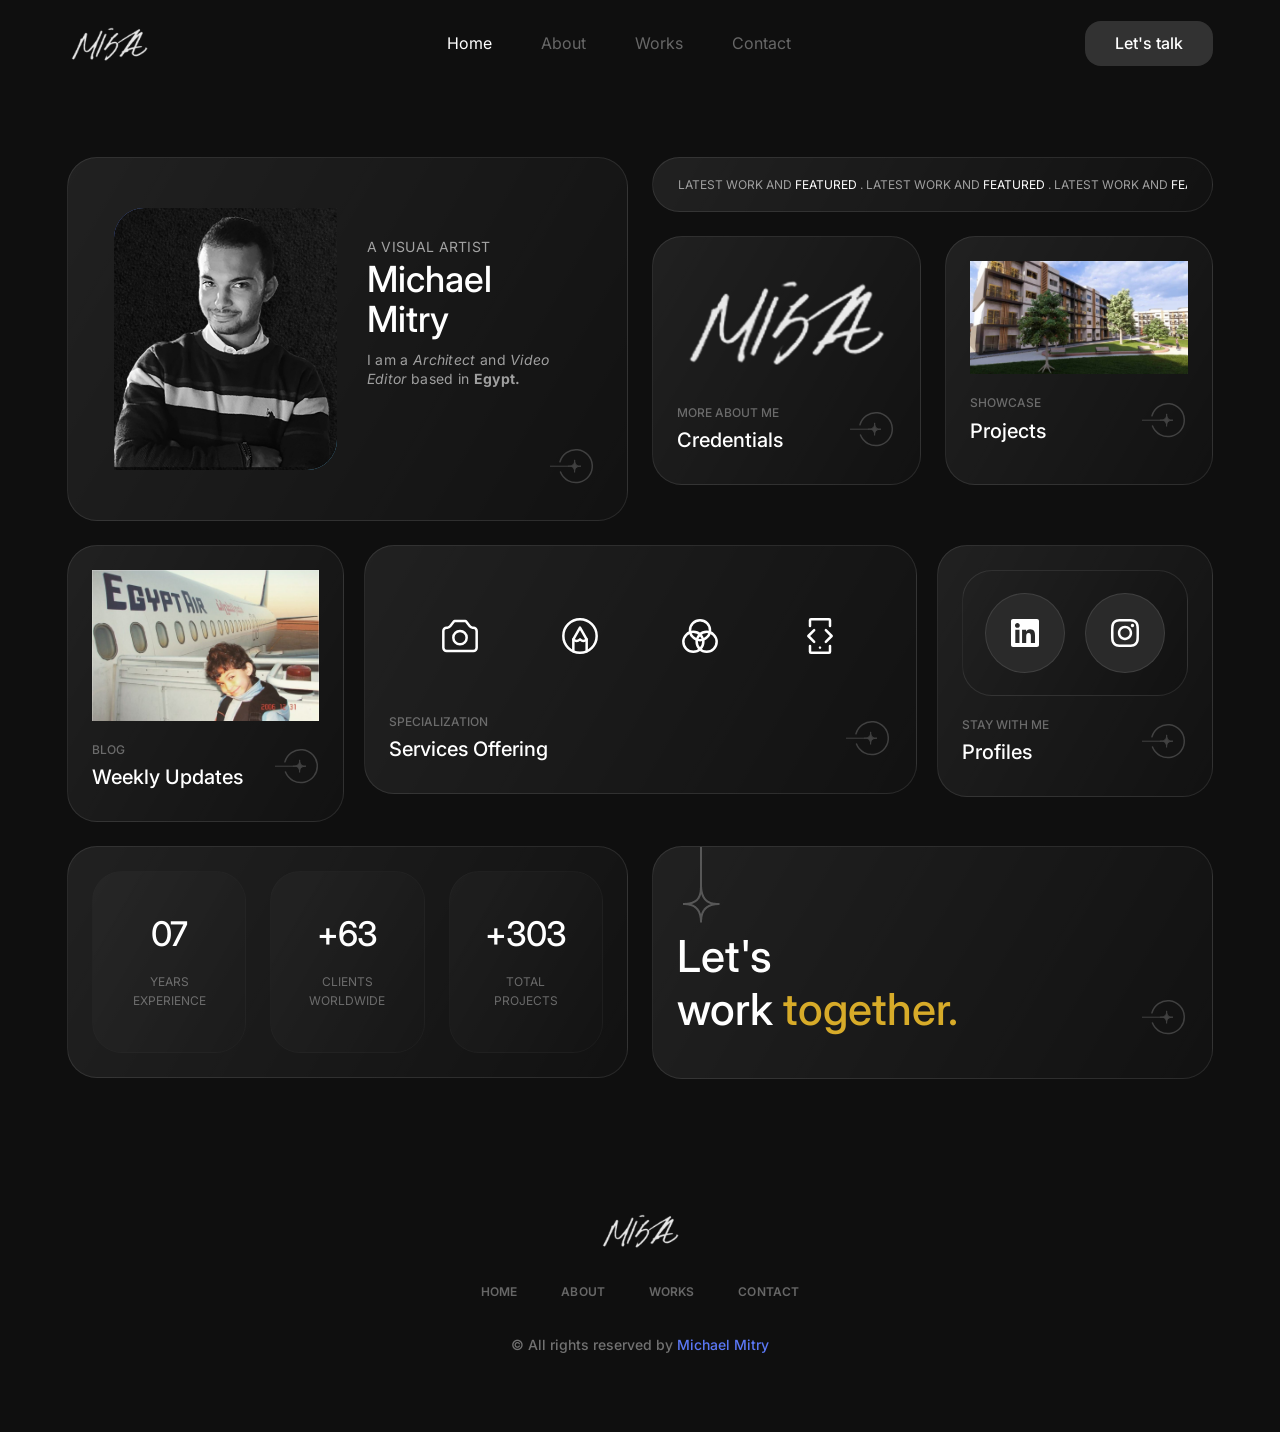
<file: index.html>
<!DOCTYPE html>
<html lang="en-US">
<head>
	<meta charset="UTF-8">
	<meta name="viewport" content="width=device-width, initial-scale=1">
	<link rel="profile" href="http://gmpg.org/xfn/11">
	<link rel="pingback" href="https://michaelmagdy15.github.io/Mi5aWebsite/xmlrpc.php">
	<title>Mitry Visuals</title>
<meta name="robots" content="max-image-preview:large">
<link rel="alternate" type="application/rss+xml" title="Mitry Visuals &raquo; Feed" href="https://michaelmagdy15.github.io/Mi5aWebsite/feed/">
<link rel="alternate" type="application/rss+xml" title="Mitry Visuals &raquo; Comments Feed" href="https://michaelmagdy15.github.io/Mi5aWebsite/comments/feed/">
<script>
window._wpemojiSettings = {"baseUrl":"https:\/\/s.w.org\/images\/core\/emoji\/15.0.3\/72x72\/","ext":".png","svgUrl":"https:\/\/s.w.org\/images\/core\/emoji\/15.0.3\/svg\/","svgExt":".svg","source":{"concatemoji":"https:\/\/michaelmagdy15.github.io\/Mi5aWebsite\/wp-includes\/js\/wp-emoji-release.min.js?ver=6.6.2"}};
/*! This file is auto-generated */
!function(i,n){var o,s,e;function c(e){try{var t={supportTests:e,timestamp:(new Date).valueOf()};sessionStorage.setItem(o,JSON.stringify(t))}catch(e){}}function p(e,t,n){e.clearRect(0,0,e.canvas.width,e.canvas.height),e.fillText(t,0,0);var t=new Uint32Array(e.getImageData(0,0,e.canvas.width,e.canvas.height).data),r=(e.clearRect(0,0,e.canvas.width,e.canvas.height),e.fillText(n,0,0),new Uint32Array(e.getImageData(0,0,e.canvas.width,e.canvas.height).data));return t.every(function(e,t){return e===r[t]})}function u(e,t,n){switch(t){case"flag":return n(e,"🏳️‍⚧️","🏳️​⚧️")?!1:!n(e,"🇺🇳","🇺​🇳")&&!n(e,"🏴󠁧󠁢󠁥󠁮󠁧󠁿","🏴​󠁧​󠁢​󠁥​󠁮​󠁧​󠁿");case"emoji":return!n(e,"🐦‍⬛","🐦​⬛")}return!1}function f(e,t,n){var r="undefined"!=typeof WorkerGlobalScope&&self instanceof WorkerGlobalScope?new OffscreenCanvas(300,150):i.createElement("canvas"),a=r.getContext("2d",{willReadFrequently:!0}),o=(a.textBaseline="top",a.font="600 32px Arial",{});return e.forEach(function(e){o[e]=t(a,e,n)}),o}function t(e){var t=i.createElement("script");t.src=e,t.defer=!0,i.head.appendChild(t)}"undefined"!=typeof Promise&&(o="wpEmojiSettingsSupports",s=["flag","emoji"],n.supports={everything:!0,everythingExceptFlag:!0},e=new Promise(function(e){i.addEventListener("DOMContentLoaded",e,{once:!0})}),new Promise(function(t){var n=function(){try{var e=JSON.parse(sessionStorage.getItem(o));if("object"==typeof e&&"number"==typeof e.timestamp&&(new Date).valueOf()<e.timestamp+604800&&"object"==typeof e.supportTests)return e.supportTests}catch(e){}return null}();if(!n){if("undefined"!=typeof Worker&&"undefined"!=typeof OffscreenCanvas&&"undefined"!=typeof URL&&URL.createObjectURL&&"undefined"!=typeof Blob)try{var e="postMessage("+f.toString()+"("+[JSON.stringify(s),u.toString(),p.toString()].join(",")+"));",r=new Blob([e],{type:"text/javascript"}),a=new Worker(URL.createObjectURL(r),{name:"wpTestEmojiSupports"});return void(a.onmessage=function(e){c(n=e.data),a.terminate(),t(n)})}catch(e){}c(n=f(s,u,p))}t(n)}).then(function(e){for(var t in e)n.supports[t]=e[t],n.supports.everything=n.supports.everything&&n.supports[t],"flag"!==t&&(n.supports.everythingExceptFlag=n.supports.everythingExceptFlag&&n.supports[t]);n.supports.everythingExceptFlag=n.supports.everythingExceptFlag&&!n.supports.flag,n.DOMReady=!1,n.readyCallback=function(){n.DOMReady=!0}}).then(function(){return e}).then(function(){var e;n.supports.everything||(n.readyCallback(),(e=n.source||{}).concatemoji?t(e.concatemoji):e.wpemoji&&e.twemoji&&(t(e.twemoji),t(e.wpemoji)))}))}((window,document),window._wpemojiSettings);
</script>
<link rel="stylesheet" id="hfe-widgets-style-css" href="https://michaelmagdy15.github.io/Mi5aWebsite/wp-content/plugins/header-footer-elementor/inc/widgets-css/frontend.css?ver=1.6.41" media="all">
<style id="wp-emoji-styles-inline-css">img.wp-smiley, img.emoji {
		display: inline !important;
		border: none !important;
		box-shadow: none !important;
		height: 1em !important;
		width: 1em !important;
		margin: 0 0.07em !important;
		vertical-align: -0.1em !important;
		background: none !important;
		padding: 0 !important;
	}</style>
<style id="classic-theme-styles-inline-css">/*! This file is auto-generated */
.wp-block-button__link{color:#fff;background-color:#32373c;border-radius:9999px;box-shadow:none;text-decoration:none;padding:calc(.667em + 2px) calc(1.333em + 2px);font-size:1.125em}.wp-block-file__button{background:#32373c;color:#fff;text-decoration:none}</style>
<style id="global-styles-inline-css">:root{--wp--preset--aspect-ratio--square: 1;--wp--preset--aspect-ratio--4-3: 4/3;--wp--preset--aspect-ratio--3-4: 3/4;--wp--preset--aspect-ratio--3-2: 3/2;--wp--preset--aspect-ratio--2-3: 2/3;--wp--preset--aspect-ratio--16-9: 16/9;--wp--preset--aspect-ratio--9-16: 9/16;--wp--preset--color--black: #000000;--wp--preset--color--cyan-bluish-gray: #abb8c3;--wp--preset--color--white: #ffffff;--wp--preset--color--pale-pink: #f78da7;--wp--preset--color--vivid-red: #cf2e2e;--wp--preset--color--luminous-vivid-orange: #ff6900;--wp--preset--color--luminous-vivid-amber: #fcb900;--wp--preset--color--light-green-cyan: #7bdcb5;--wp--preset--color--vivid-green-cyan: #00d084;--wp--preset--color--pale-cyan-blue: #8ed1fc;--wp--preset--color--vivid-cyan-blue: #0693e3;--wp--preset--color--vivid-purple: #9b51e0;--wp--preset--gradient--vivid-cyan-blue-to-vivid-purple: linear-gradient(135deg,rgba(6,147,227,1) 0%,rgb(155,81,224) 100%);--wp--preset--gradient--light-green-cyan-to-vivid-green-cyan: linear-gradient(135deg,rgb(122,220,180) 0%,rgb(0,208,130) 100%);--wp--preset--gradient--luminous-vivid-amber-to-luminous-vivid-orange: linear-gradient(135deg,rgba(252,185,0,1) 0%,rgba(255,105,0,1) 100%);--wp--preset--gradient--luminous-vivid-orange-to-vivid-red: linear-gradient(135deg,rgba(255,105,0,1) 0%,rgb(207,46,46) 100%);--wp--preset--gradient--very-light-gray-to-cyan-bluish-gray: linear-gradient(135deg,rgb(238,238,238) 0%,rgb(169,184,195) 100%);--wp--preset--gradient--cool-to-warm-spectrum: linear-gradient(135deg,rgb(74,234,220) 0%,rgb(151,120,209) 20%,rgb(207,42,186) 40%,rgb(238,44,130) 60%,rgb(251,105,98) 80%,rgb(254,248,76) 100%);--wp--preset--gradient--blush-light-purple: linear-gradient(135deg,rgb(255,206,236) 0%,rgb(152,150,240) 100%);--wp--preset--gradient--blush-bordeaux: linear-gradient(135deg,rgb(254,205,165) 0%,rgb(254,45,45) 50%,rgb(107,0,62) 100%);--wp--preset--gradient--luminous-dusk: linear-gradient(135deg,rgb(255,203,112) 0%,rgb(199,81,192) 50%,rgb(65,88,208) 100%);--wp--preset--gradient--pale-ocean: linear-gradient(135deg,rgb(255,245,203) 0%,rgb(182,227,212) 50%,rgb(51,167,181) 100%);--wp--preset--gradient--electric-grass: linear-gradient(135deg,rgb(202,248,128) 0%,rgb(113,206,126) 100%);--wp--preset--gradient--midnight: linear-gradient(135deg,rgb(2,3,129) 0%,rgb(40,116,252) 100%);--wp--preset--font-size--small: 13px;--wp--preset--font-size--medium: 20px;--wp--preset--font-size--large: 36px;--wp--preset--font-size--x-large: 42px;--wp--preset--spacing--20: 0.44rem;--wp--preset--spacing--30: 0.67rem;--wp--preset--spacing--40: 1rem;--wp--preset--spacing--50: 1.5rem;--wp--preset--spacing--60: 2.25rem;--wp--preset--spacing--70: 3.38rem;--wp--preset--spacing--80: 5.06rem;--wp--preset--shadow--natural: 6px 6px 9px rgba(0, 0, 0, 0.2);--wp--preset--shadow--deep: 12px 12px 50px rgba(0, 0, 0, 0.4);--wp--preset--shadow--sharp: 6px 6px 0px rgba(0, 0, 0, 0.2);--wp--preset--shadow--outlined: 6px 6px 0px -3px rgba(255, 255, 255, 1), 6px 6px rgba(0, 0, 0, 1);--wp--preset--shadow--crisp: 6px 6px 0px rgba(0, 0, 0, 1);}:where(.is-layout-flex){gap: 0.5em;}:where(.is-layout-grid){gap: 0.5em;}body .is-layout-flex{display: flex;}.is-layout-flex{flex-wrap: wrap;align-items: center;}.is-layout-flex > :is(*, div){margin: 0;}body .is-layout-grid{display: grid;}.is-layout-grid > :is(*, div){margin: 0;}:where(.wp-block-columns.is-layout-flex){gap: 2em;}:where(.wp-block-columns.is-layout-grid){gap: 2em;}:where(.wp-block-post-template.is-layout-flex){gap: 1.25em;}:where(.wp-block-post-template.is-layout-grid){gap: 1.25em;}.has-black-color{color: var(--wp--preset--color--black) !important;}.has-cyan-bluish-gray-color{color: var(--wp--preset--color--cyan-bluish-gray) !important;}.has-white-color{color: var(--wp--preset--color--white) !important;}.has-pale-pink-color{color: var(--wp--preset--color--pale-pink) !important;}.has-vivid-red-color{color: var(--wp--preset--color--vivid-red) !important;}.has-luminous-vivid-orange-color{color: var(--wp--preset--color--luminous-vivid-orange) !important;}.has-luminous-vivid-amber-color{color: var(--wp--preset--color--luminous-vivid-amber) !important;}.has-light-green-cyan-color{color: var(--wp--preset--color--light-green-cyan) !important;}.has-vivid-green-cyan-color{color: var(--wp--preset--color--vivid-green-cyan) !important;}.has-pale-cyan-blue-color{color: var(--wp--preset--color--pale-cyan-blue) !important;}.has-vivid-cyan-blue-color{color: var(--wp--preset--color--vivid-cyan-blue) !important;}.has-vivid-purple-color{color: var(--wp--preset--color--vivid-purple) !important;}.has-black-background-color{background-color: var(--wp--preset--color--black) !important;}.has-cyan-bluish-gray-background-color{background-color: var(--wp--preset--color--cyan-bluish-gray) !important;}.has-white-background-color{background-color: var(--wp--preset--color--white) !important;}.has-pale-pink-background-color{background-color: var(--wp--preset--color--pale-pink) !important;}.has-vivid-red-background-color{background-color: var(--wp--preset--color--vivid-red) !important;}.has-luminous-vivid-orange-background-color{background-color: var(--wp--preset--color--luminous-vivid-orange) !important;}.has-luminous-vivid-amber-background-color{background-color: var(--wp--preset--color--luminous-vivid-amber) !important;}.has-light-green-cyan-background-color{background-color: var(--wp--preset--color--light-green-cyan) !important;}.has-vivid-green-cyan-background-color{background-color: var(--wp--preset--color--vivid-green-cyan) !important;}.has-pale-cyan-blue-background-color{background-color: var(--wp--preset--color--pale-cyan-blue) !important;}.has-vivid-cyan-blue-background-color{background-color: var(--wp--preset--color--vivid-cyan-blue) !important;}.has-vivid-purple-background-color{background-color: var(--wp--preset--color--vivid-purple) !important;}.has-black-border-color{border-color: var(--wp--preset--color--black) !important;}.has-cyan-bluish-gray-border-color{border-color: var(--wp--preset--color--cyan-bluish-gray) !important;}.has-white-border-color{border-color: var(--wp--preset--color--white) !important;}.has-pale-pink-border-color{border-color: var(--wp--preset--color--pale-pink) !important;}.has-vivid-red-border-color{border-color: var(--wp--preset--color--vivid-red) !important;}.has-luminous-vivid-orange-border-color{border-color: var(--wp--preset--color--luminous-vivid-orange) !important;}.has-luminous-vivid-amber-border-color{border-color: var(--wp--preset--color--luminous-vivid-amber) !important;}.has-light-green-cyan-border-color{border-color: var(--wp--preset--color--light-green-cyan) !important;}.has-vivid-green-cyan-border-color{border-color: var(--wp--preset--color--vivid-green-cyan) !important;}.has-pale-cyan-blue-border-color{border-color: var(--wp--preset--color--pale-cyan-blue) !important;}.has-vivid-cyan-blue-border-color{border-color: var(--wp--preset--color--vivid-cyan-blue) !important;}.has-vivid-purple-border-color{border-color: var(--wp--preset--color--vivid-purple) !important;}.has-vivid-cyan-blue-to-vivid-purple-gradient-background{background: var(--wp--preset--gradient--vivid-cyan-blue-to-vivid-purple) !important;}.has-light-green-cyan-to-vivid-green-cyan-gradient-background{background: var(--wp--preset--gradient--light-green-cyan-to-vivid-green-cyan) !important;}.has-luminous-vivid-amber-to-luminous-vivid-orange-gradient-background{background: var(--wp--preset--gradient--luminous-vivid-amber-to-luminous-vivid-orange) !important;}.has-luminous-vivid-orange-to-vivid-red-gradient-background{background: var(--wp--preset--gradient--luminous-vivid-orange-to-vivid-red) !important;}.has-very-light-gray-to-cyan-bluish-gray-gradient-background{background: var(--wp--preset--gradient--very-light-gray-to-cyan-bluish-gray) !important;}.has-cool-to-warm-spectrum-gradient-background{background: var(--wp--preset--gradient--cool-to-warm-spectrum) !important;}.has-blush-light-purple-gradient-background{background: var(--wp--preset--gradient--blush-light-purple) !important;}.has-blush-bordeaux-gradient-background{background: var(--wp--preset--gradient--blush-bordeaux) !important;}.has-luminous-dusk-gradient-background{background: var(--wp--preset--gradient--luminous-dusk) !important;}.has-pale-ocean-gradient-background{background: var(--wp--preset--gradient--pale-ocean) !important;}.has-electric-grass-gradient-background{background: var(--wp--preset--gradient--electric-grass) !important;}.has-midnight-gradient-background{background: var(--wp--preset--gradient--midnight) !important;}.has-small-font-size{font-size: var(--wp--preset--font-size--small) !important;}.has-medium-font-size{font-size: var(--wp--preset--font-size--medium) !important;}.has-large-font-size{font-size: var(--wp--preset--font-size--large) !important;}.has-x-large-font-size{font-size: var(--wp--preset--font-size--x-large) !important;}
:where(.wp-block-post-template.is-layout-flex){gap: 1.25em;}:where(.wp-block-post-template.is-layout-grid){gap: 1.25em;}
:where(.wp-block-columns.is-layout-flex){gap: 2em;}:where(.wp-block-columns.is-layout-grid){gap: 2em;}
:root :where(.wp-block-pullquote){font-size: 1.5em;line-height: 1.6;}</style>
<link rel="stylesheet" id="hfe-style-css" href="https://michaelmagdy15.github.io/Mi5aWebsite/wp-content/plugins/header-footer-elementor/assets/css/header-footer-elementor.css?ver=1.6.41" media="all">
<link rel="stylesheet" id="elementor-frontend-css" href="https://michaelmagdy15.github.io/Mi5aWebsite/wp-content/plugins/elementor/assets/css/frontend.min.css?ver=3.24.2" media="all">
<link rel="stylesheet" id="swiper-css" href="https://michaelmagdy15.github.io/Mi5aWebsite/wp-content/plugins/elementor/assets/lib/swiper/v8/css/swiper.min.css?ver=8.4.5" media="all">
<link rel="stylesheet" id="e-swiper-css" href="https://michaelmagdy15.github.io/Mi5aWebsite/wp-content/plugins/elementor/assets/css/conditionals/e-swiper.min.css?ver=3.24.2" media="all">
<link rel="stylesheet" id="elementor-post-11-css" href="https://michaelmagdy15.github.io/Mi5aWebsite/wp-content/uploads/elementor/css/post-11.css?ver=1726438815" media="all">
<link rel="stylesheet" id="elementor-global-css" href="https://michaelmagdy15.github.io/Mi5aWebsite/wp-content/uploads/elementor/css/global.css?ver=1726438915" media="all">
<link rel="stylesheet" id="widget-image-css" href="https://michaelmagdy15.github.io/Mi5aWebsite/wp-content/plugins/elementor/assets/css/widget-image.min.css?ver=3.24.2" media="all">
<link rel="stylesheet" id="widget-heading-css" href="https://michaelmagdy15.github.io/Mi5aWebsite/wp-content/plugins/elementor/assets/css/widget-heading.min.css?ver=3.24.2" media="all">
<link rel="stylesheet" id="widget-text-editor-css" href="https://michaelmagdy15.github.io/Mi5aWebsite/wp-content/plugins/elementor/assets/css/widget-text-editor.min.css?ver=3.24.2" media="all">
<link rel="stylesheet" id="e-animation-zoomIn-css" href="https://michaelmagdy15.github.io/Mi5aWebsite/wp-content/plugins/elementor/assets/lib/animations/styles/zoomIn.min.css?ver=3.24.2" media="all">
<link rel="stylesheet" id="widget-social-icons-css" href="https://michaelmagdy15.github.io/Mi5aWebsite/wp-content/plugins/elementor/assets/css/widget-social-icons.min.css?ver=3.24.2" media="all">
<link rel="stylesheet" id="e-apple-webkit-css" href="https://michaelmagdy15.github.io/Mi5aWebsite/wp-content/plugins/elementor/assets/css/conditionals/apple-webkit.min.css?ver=3.24.2" media="all">
<link rel="stylesheet" id="font-awesome-5-all-css" href="https://michaelmagdy15.github.io/Mi5aWebsite/wp-content/plugins/elementor/assets/lib/font-awesome/css/all.min.css?ver=3.24.2" media="all">
<link rel="stylesheet" id="font-awesome-4-shim-css" href="https://michaelmagdy15.github.io/Mi5aWebsite/wp-content/plugins/elementor/assets/lib/font-awesome/css/v4-shims.min.css?ver=3.24.2" media="all">
<link rel="stylesheet" id="elementor-post-50-css" href="https://michaelmagdy15.github.io/Mi5aWebsite/wp-content/uploads/elementor/css/post-50.css?ver=1726704034" media="all">
<link rel="stylesheet" id="elementor-post-78-css" href="https://michaelmagdy15.github.io/Mi5aWebsite/wp-content/uploads/elementor/css/post-78.css?ver=1726438915" media="all">
<link rel="stylesheet" id="elementor-post-86-css" href="https://michaelmagdy15.github.io/Mi5aWebsite/wp-content/uploads/elementor/css/post-86.css?ver=1726438886" media="all">
<link rel="stylesheet" id="cute-alert-css" href="https://michaelmagdy15.github.io/Mi5aWebsite/wp-content/plugins/metform/public/assets/lib/cute-alert/style.css?ver=3.9.0" media="all">
<link rel="stylesheet" id="text-editor-style-css" href="https://michaelmagdy15.github.io/Mi5aWebsite/wp-content/plugins/metform/public/assets/css/text-editor.css?ver=3.9.0" media="all">
<link rel="stylesheet" id="hello-elementor-css" href="https://michaelmagdy15.github.io/Mi5aWebsite/wp-content/themes/hello-elementor/style.min.css?ver=3.1.1" media="all">
<link rel="stylesheet" id="hello-elementor-theme-style-css" href="https://michaelmagdy15.github.io/Mi5aWebsite/wp-content/themes/hello-elementor/theme.min.css?ver=3.1.1" media="all">
<link rel="stylesheet" id="hello-elementor-header-footer-css" href="https://michaelmagdy15.github.io/Mi5aWebsite/wp-content/themes/hello-elementor/header-footer.min.css?ver=3.1.1" media="all">
<link rel="stylesheet" id="elementor-icons-ekiticons-css" href="https://michaelmagdy15.github.io/Mi5aWebsite/wp-content/plugins/elementskit-lite/modules/elementskit-icon-pack/assets/css/ekiticons.css?ver=3.2.7" media="all">
<link rel="stylesheet" id="ekit-widget-styles-css" href="https://michaelmagdy15.github.io/Mi5aWebsite/wp-content/plugins/elementskit-lite/widgets/init/assets/css/widget-styles.css?ver=3.2.7" media="all">
<link rel="stylesheet" id="ekit-responsive-css" href="https://michaelmagdy15.github.io/Mi5aWebsite/wp-content/plugins/elementskit-lite/widgets/init/assets/css/responsive.css?ver=3.2.7" media="all">
<link rel="stylesheet" id="google-fonts-1-css" href="https://fonts.googleapis.com/css?family=Roboto%3A100%2C100italic%2C200%2C200italic%2C300%2C300italic%2C400%2C400italic%2C500%2C500italic%2C600%2C600italic%2C700%2C700italic%2C800%2C800italic%2C900%2C900italic%7CRoboto+Slab%3A100%2C100italic%2C200%2C200italic%2C300%2C300italic%2C400%2C400italic%2C500%2C500italic%2C600%2C600italic%2C700%2C700italic%2C800%2C800italic%2C900%2C900italic%7CInter%3A100%2C100italic%2C200%2C200italic%2C300%2C300italic%2C400%2C400italic%2C500%2C500italic%2C600%2C600italic%2C700%2C700italic%2C800%2C800italic%2C900%2C900italic&#038;display=swap&#038;ver=6.6.2" media="all">
<link rel="preconnect" href="https://fonts.gstatic.com/" crossorigin>
<script src="https://michaelmagdy15.github.io/Mi5aWebsite/wp-content/plugins/elementor/assets/lib/font-awesome/js/v4-shims.min.js?ver=3.24.2" id="font-awesome-4-shim-js"></script>
<script src="https://michaelmagdy15.github.io/Mi5aWebsite/wp-includes/js/jquery/jquery.min.js?ver=3.7.1" id="jquery-core-js"></script>
<script src="https://michaelmagdy15.github.io/Mi5aWebsite/wp-includes/js/jquery/jquery-migrate.min.js?ver=3.4.1" id="jquery-migrate-js"></script>
<link rel="https://api.w.org/" href="https://michaelmagdy15.github.io/Mi5aWebsite/wp-json/">
<link rel="alternate" title="JSON" type="application/json" href="https://michaelmagdy15.github.io/Mi5aWebsite/wp-json/wp/v2/pages/50">
<link rel="EditURI" type="application/rsd+xml" title="RSD" href="https://michaelmagdy15.github.io/Mi5aWebsite/xmlrpc.php?rsd">
<meta name="generator" content="WordPress 6.6.2">
<link rel="canonical" href="https://michaelmagdy15.github.io/Mi5aWebsite/">
<link rel="shortlink" href="https://michaelmagdy15.github.io/Mi5aWebsite/">
<link rel="alternate" title="oEmbed (JSON)" type="application/json+oembed" href="https://michaelmagdy15.github.io/Mi5aWebsite/wp-json/oembed/1.0/embed?url=http%3A%2F%2Fhttps%3A%2F%2Fmichaelmagdy15.github.io%2FMi5aWebsite%2F">
<link rel="alternate" title="oEmbed (XML)" type="text/xml+oembed" href="https://michaelmagdy15.github.io/Mi5aWebsite/wp-json/oembed/1.0/embed?url=http%3A%2F%2Fhttps%3A%2F%2Fmichaelmagdy15.github.io%2FMi5aWebsite%2F#038;format=xml">
<meta name="generator" content="Elementor 3.24.2; features: e_font_icon_svg, additional_custom_breakpoints, e_optimized_control_loading, e_element_cache; settings: css_print_method-external, google_font-enabled, font_display-swap">
			<style>.e-con.e-parent:nth-of-type(n+4):not(.e-lazyloaded):not(.e-no-lazyload),
				.e-con.e-parent:nth-of-type(n+4):not(.e-lazyloaded):not(.e-no-lazyload) * {
					background-image: none !important;
				}
				@media screen and (max-height: 1024px) {
					.e-con.e-parent:nth-of-type(n+3):not(.e-lazyloaded):not(.e-no-lazyload),
					.e-con.e-parent:nth-of-type(n+3):not(.e-lazyloaded):not(.e-no-lazyload) * {
						background-image: none !important;
					}
				}
				@media screen and (max-height: 640px) {
					.e-con.e-parent:nth-of-type(n+2):not(.e-lazyloaded):not(.e-no-lazyload),
					.e-con.e-parent:nth-of-type(n+2):not(.e-lazyloaded):not(.e-no-lazyload) * {
						background-image: none !important;
					}
				}</style>
			</head>

<body class="home page-template-default page page-id-50 ehf-header ehf-footer ehf-template-hello-elementor ehf-stylesheet-hello-elementor elementor-default elementor-kit-11 elementor-page elementor-page-50">
<div id="page" class="hfeed site">

		<header id="masthead" itemscope="itemscope" itemtype="https://schema.org/WPHeader">
			<p class="main-title bhf-hidden" itemprop="headline"><a href="https://michaelmagdy15.github.io/Mi5aWebsite/" title="Mitry Visuals" rel="home">Mitry Visuals</a></p>
					<div data-elementor-type="wp-post" data-elementor-id="78" class="elementor elementor-78">
				<div class="elementor-element elementor-element-2ef2ed87 e-flex e-con-boxed e-con e-parent" data-id="2ef2ed87" data-element_type="container" data-settings="{&quot;background_background&quot;:&quot;classic&quot;}">
					<div class="e-con-inner">
		<div class="elementor-element elementor-element-1a44c6a1 e-con-full e-flex e-con e-child" data-id="1a44c6a1" data-element_type="container">
				<div class="elementor-element elementor-element-15d0cd91 elementor-widget elementor-widget-image" data-id="15d0cd91" data-element_type="widget" data-widget_type="image.default">
				<div class="elementor-widget-container">
														<a href="https://kitpapa.net/gridly/">
							<img width="224" height="126" src="https://michaelmagdy15.github.io/Mi5aWebsite/wp-content/uploads/2024/09/sign-2.png" class="attachment-large size-large wp-image-113" alt="">								</a>
													</div>
				</div>
				<div class="elementor-element elementor-element-2fb8a25 elementor-widget elementor-widget-ekit-nav-menu" data-id="2fb8a25" data-element_type="widget" data-widget_type="ekit-nav-menu.default">
				<div class="elementor-widget-container">
			<div class="ekit-wid-con ekit_menu_responsive_mobile" data-hamburger-icon="icon icon-menu-11" data-hamburger-icon-type="icon" data-responsive-breakpoint="767">            <button class="elementskit-menu-hamburger elementskit-menu-toggler" type="button" aria-label="hamburger-icon">
                <i aria-hidden="true" class="ekit-menu-icon icon icon-menu-11"></i>            </button>
            <div id="ekit-megamenu-menu" class="elementskit-menu-container elementskit-menu-offcanvas-elements elementskit-navbar-nav-default ekit-nav-menu-one-page-no ekit-nav-dropdown-hover">
<ul id="menu-menu" class="elementskit-navbar-nav elementskit-menu-po-center submenu-click-on-icon">
<li id="menu-item-55" class="menu-item menu-item-type-post_type menu-item-object-page menu-item-home current-menu-item page_item page-item-50 current_page_item menu-item-55 nav-item elementskit-mobile-builder-content active" data-vertical-menu="750px"><a href="https://michaelmagdy15.github.io/Mi5aWebsite/" class="ekit-menu-nav-link active">Home</a></li>
<li id="menu-item-56" class="menu-item menu-item-type-post_type menu-item-object-page menu-item-56 nav-item elementskit-mobile-builder-content" data-vertical-menu="750px"><a href="https://michaelmagdy15.github.io/Mi5aWebsite/about/" class="ekit-menu-nav-link">About</a></li>
<li id="menu-item-58" class="menu-item menu-item-type-post_type menu-item-object-page menu-item-58 nav-item elementskit-mobile-builder-content" data-vertical-menu="750px"><a href="https://michaelmagdy15.github.io/Mi5aWebsite/works/" class="ekit-menu-nav-link">Works</a></li>
<li id="menu-item-57" class="menu-item menu-item-type-post_type menu-item-object-page menu-item-57 nav-item elementskit-mobile-builder-content" data-vertical-menu="750px"><a href="https://michaelmagdy15.github.io/Mi5aWebsite/contact/" class="ekit-menu-nav-link">Contact</a></li>
</ul>
<div class="elementskit-nav-identity-panel">
				<div class="elementskit-site-title">
					<a class="elementskit-nav-logo" href="https://michaelmagdy15.github.io/Mi5aWebsite/" target="_self" rel="">
						<img title="" alt="">
					</a> 
				</div>
<button class="elementskit-menu-close elementskit-menu-toggler" type="button">X</button>
</div>
</div>			
			<div class="elementskit-menu-overlay elementskit-menu-offcanvas-elements elementskit-menu-toggler ekit-nav-menu--overlay"></div>
</div>		</div>
				</div>
				<div class="elementor-element elementor-element-28ce4499 elementor-align-right elementor-hidden-mobile elementor-widget elementor-widget-button" data-id="28ce4499" data-element_type="widget" data-widget_type="button.default">
				<div class="elementor-widget-container">
					<div class="elementor-button-wrapper">
			<a class="elementor-button elementor-button-link elementor-size-sm" href="https://michaelmagdy15.github.io/Mi5aWebsite/contact/">
						<span class="elementor-button-content-wrapper">
									<span class="elementor-button-text">Let's talk</span>
					</span>
					</a>
		</div>
				</div>
				</div>
				</div>
					</div>
				</div>
				</div>
				</header>

	
<main id="content" class="site-main post-50 page type-page status-publish hentry">

	
	<div class="page-content">
				<div data-elementor-type="wp-page" data-elementor-id="50" class="elementor elementor-50">
				<div class="elementor-element elementor-element-62fb75cf e-flex e-con-boxed e-con e-parent" data-id="62fb75cf" data-element_type="container" data-settings="{&quot;background_background&quot;:&quot;classic&quot;}">
					<div class="e-con-inner">
		<div class="elementor-element elementor-element-60721ed2 e-con-full e-flex e-con e-child" data-id="60721ed2" data-element_type="container">
		<div class="elementor-element elementor-element-73b6c397 about-me-box  e-flex e-con-boxed elementor-invisible e-con e-child" data-id="73b6c397" data-element_type="container" data-settings="{&quot;background_background&quot;:&quot;classic&quot;,&quot;animation&quot;:&quot;zoomIn&quot;}">
					<div class="e-con-inner">
		<div class="elementor-element elementor-element-57d99be3 bg-color e-con-full e-flex e-con e-child" data-id="57d99be3" data-element_type="container" data-settings="{&quot;background_background&quot;:&quot;classic&quot;}">
				<div class="elementor-element elementor-element-1ffdb968 elementor-widget elementor-widget-image" data-id="1ffdb968" data-element_type="widget" data-widget_type="image.default">
				<div class="elementor-widget-container">
													<img fetchpriority="high" decoding="async" width="800" height="939" src="https://michaelmagdy15.github.io/Mi5aWebsite/wp-content/uploads/2024/09/pp-872x1024.png" class="attachment-large size-large wp-image-95" alt="" srcset="https://michaelmagdy15.github.io/Mi5aWebsite/wp-content/uploads/2024/09/pp-872x1024.png 872w, https://michaelmagdy15.github.io/Mi5aWebsite/wp-content/uploads/2024/09/pp-256x300.png 256w, https://michaelmagdy15.github.io/Mi5aWebsite/wp-content/uploads/2024/09/pp-768x901.png 768w, https://michaelmagdy15.github.io/Mi5aWebsite/wp-content/uploads/2024/09/pp-1309x1536.png 1309w, https://michaelmagdy15.github.io/Mi5aWebsite/wp-content/uploads/2024/09/pp.png 1381w" sizes="(max-width: 800px) 100vw, 800px">													</div>
				</div>
				</div>
		<div class="elementor-element elementor-element-41999c9b e-con-full e-flex e-con e-child" data-id="41999c9b" data-element_type="container">
				<div class="elementor-element elementor-element-1046b4f9 elementor-widget elementor-widget-heading" data-id="1046b4f9" data-element_type="widget" data-widget_type="heading.default">
				<div class="elementor-widget-container">
			<h4 class="elementor-heading-title elementor-size-default">A VISUAL ARTIST</h4>		</div>
				</div>
				<div class="elementor-element elementor-element-54387c6 elementor-widget elementor-widget-heading" data-id="54387c6" data-element_type="widget" data-widget_type="heading.default">
				<div class="elementor-widget-container">
			<h1 class="elementor-heading-title elementor-size-default">Michael Mitry</h1>		</div>
				</div>
				<div class="elementor-element elementor-element-4da8b8b3 elementor-widget elementor-widget-text-editor" data-id="4da8b8b3" data-element_type="widget" data-widget_type="text-editor.default">
				<div class="elementor-widget-container">
							<p>I am a<em> Architect</em> and <em>Video Editor</em> based in <strong>Egypt.</strong></p>						</div>
				</div>
				<div class="elementor-element elementor-element-389c5a64 elementor-absolute box-icon elementor-view-default elementor-widget elementor-widget-icon" data-id="389c5a64" data-element_type="widget" data-settings="{&quot;_position&quot;:&quot;absolute&quot;}" data-widget_type="icon.default">
				<div class="elementor-widget-container">
					<div class="elementor-icon-wrapper">
			<a class="elementor-icon" href="https://michaelmagdy15.github.io/Mi5aWebsite/about/">
			<svg xmlns="http://www.w3.org/2000/svg" width="46" height="42" viewbox="0 0 46 42" fill="none"><path d="M30.9224 21.2014C25.1291 21.2014 24.618 24.7796 24.618 27.3354C24.618 21.5421 21.5509 21.2014 17.9727 21.2014C24.618 21.2014 24.618 17.2824 24.618 14.8969C24.618 20.3494 27.8554 21.2014 30.9224 21.2014Z" fill="#F4F4F4" stroke="#F4F4F4"></path><rect y="21.6981" width="0.999999" height="18" transform="rotate(-90 0 21.6981)" fill="#F4F4F4"></rect><path d="M9.93715 16.8555C10.9514 13.0701 13.2829 9.77074 16.5123 7.55063C19.7417 5.33052 23.6571 4.33531 27.5547 4.74394C31.4522 5.15258 35.0762 6.93825 37.7749 9.77989C40.4736 12.6215 42.07 16.3327 42.2771 20.2461C42.4842 24.1596 41.2884 28.0185 38.9047 31.1291C36.5211 34.2398 33.1059 36.398 29.2732 37.2157C25.4406 38.0335 21.4419 37.4571 17.9962 35.5903C14.5505 33.7234 11.8839 30.6886 10.4757 27.0314" stroke="#F4F4F4" stroke-width="1.5" stroke-linecap="round"></path></svg>			</a>
		</div>
				</div>
				</div>
				</div>
					</div>
				</div>
				</div>
		<div class="elementor-element elementor-element-489f23fc e-con-full e-flex e-con e-child" data-id="489f23fc" data-element_type="container">
		<div class="elementor-element elementor-element-5505f2de e-flex e-con-boxed elementor-invisible e-con e-child" data-id="5505f2de" data-element_type="container" data-settings="{&quot;background_background&quot;:&quot;classic&quot;,&quot;animation&quot;:&quot;zoomIn&quot;}">
					<div class="e-con-inner">
		<div class="elementor-element elementor-element-6b61f904 marquee e-flex e-con-boxed e-con e-child" data-id="6b61f904" data-element_type="container">
					<div class="e-con-inner">
				<div class="elementor-element elementor-element-74a527f8 text elementor-widget elementor-widget-heading" data-id="74a527f8" data-element_type="widget" data-widget_type="heading.default">
				<div class="elementor-widget-container">
			<h2 class="elementor-heading-title elementor-size-default"> LATEST WORK AND <b>FEATURED</b> .  LATEST WORK AND <b>FEATURED</b> .  LATEST WORK AND <b>FEATURED</b> .  LATEST WORK AND <b>FEATURED</b> .  LATEST WORK AND <b>FEATURED</b> .  LATEST WORK AND <b>FEATURED</b> . </h2>		</div>
				</div>
					</div>
				</div>
					</div>
				</div>
		<div class="elementor-element elementor-element-7f11903d e-flex e-con-boxed e-con e-child" data-id="7f11903d" data-element_type="container">
					<div class="e-con-inner">
		<div class="elementor-element elementor-element-2d30d693 about-me-box e-flex e-con-boxed elementor-invisible e-con e-child" data-id="2d30d693" data-element_type="container" data-settings="{&quot;background_background&quot;:&quot;classic&quot;,&quot;animation&quot;:&quot;zoomIn&quot;}">
					<div class="e-con-inner">
				<div class="elementor-element elementor-element-132f39d4 elementor-widget elementor-widget-image" data-id="132f39d4" data-element_type="widget" data-widget_type="image.default">
				<div class="elementor-widget-container">
													<img decoding="async" width="224" height="126" src="https://michaelmagdy15.github.io/Mi5aWebsite/wp-content/uploads/2024/09/sign-2.png" class="attachment-large size-large wp-image-113" alt="">													</div>
				</div>
		<div class="elementor-element elementor-element-7bd84077 e-flex e-con-boxed e-con e-child" data-id="7bd84077" data-element_type="container">
					<div class="e-con-inner">
		<div class="elementor-element elementor-element-70e419fe e-con-full e-flex e-con e-child" data-id="70e419fe" data-element_type="container">
				<div class="elementor-element elementor-element-1d72c098 elementor-widget elementor-widget-heading" data-id="1d72c098" data-element_type="widget" data-widget_type="heading.default">
				<div class="elementor-widget-container">
			<h4 class="elementor-heading-title elementor-size-default">more about me</h4>		</div>
				</div>
				<div class="elementor-element elementor-element-7229917b elementor-widget elementor-widget-heading" data-id="7229917b" data-element_type="widget" data-widget_type="heading.default">
				<div class="elementor-widget-container">
			<h2 class="elementor-heading-title elementor-size-default">Credentials</h2>		</div>
				</div>
				</div>
		<div class="elementor-element elementor-element-5a3349bf e-con-full e-flex e-con e-child" data-id="5a3349bf" data-element_type="container">
				<div class="elementor-element elementor-element-73aad8db box-icon elementor-view-default elementor-widget elementor-widget-icon" data-id="73aad8db" data-element_type="widget" data-widget_type="icon.default">
				<div class="elementor-widget-container">
					<div class="elementor-icon-wrapper">
			<a class="elementor-icon" href="https://michaelmagdy15.github.io/Mi5aWebsite/credentials/">
			<svg xmlns="http://www.w3.org/2000/svg" width="46" height="42" viewbox="0 0 46 42" fill="none"><path d="M30.9224 21.2014C25.1291 21.2014 24.618 24.7796 24.618 27.3354C24.618 21.5421 21.5509 21.2014 17.9727 21.2014C24.618 21.2014 24.618 17.2824 24.618 14.8969C24.618 20.3494 27.8554 21.2014 30.9224 21.2014Z" fill="#F4F4F4" stroke="#F4F4F4"></path><rect y="21.6981" width="0.999999" height="18" transform="rotate(-90 0 21.6981)" fill="#F4F4F4"></rect><path d="M9.93715 16.8555C10.9514 13.0701 13.2829 9.77074 16.5123 7.55063C19.7417 5.33052 23.6571 4.33531 27.5547 4.74394C31.4522 5.15258 35.0762 6.93825 37.7749 9.77989C40.4736 12.6215 42.07 16.3327 42.2771 20.2461C42.4842 24.1596 41.2884 28.0185 38.9047 31.1291C36.5211 34.2398 33.1059 36.398 29.2732 37.2157C25.4406 38.0335 21.4419 37.4571 17.9962 35.5903C14.5505 33.7234 11.8839 30.6886 10.4757 27.0314" stroke="#F4F4F4" stroke-width="1.5" stroke-linecap="round"></path></svg>			</a>
		</div>
				</div>
				</div>
				</div>
					</div>
				</div>
					</div>
				</div>
		<div class="elementor-element elementor-element-7a6e951c about-me-box e-flex e-con-boxed elementor-invisible e-con e-child" data-id="7a6e951c" data-element_type="container" data-settings="{&quot;background_background&quot;:&quot;classic&quot;,&quot;animation&quot;:&quot;zoomIn&quot;}">
					<div class="e-con-inner">
				<div class="elementor-element elementor-element-72a99523 elementor-widget elementor-widget-image" data-id="72a99523" data-element_type="widget" data-widget_type="image.default">
				<div class="elementor-widget-container">
													<img loading="lazy" decoding="async" width="800" height="415" src="https://michaelmagdy15.github.io/Mi5aWebsite/wp-content/uploads/2024/09/ALL_23-Photo-1024x531.jpg" class="attachment-large size-large wp-image-102" alt="" srcset="https://michaelmagdy15.github.io/Mi5aWebsite/wp-content/uploads/2024/09/ALL_23-Photo-1024x531.jpg 1024w, https://michaelmagdy15.github.io/Mi5aWebsite/wp-content/uploads/2024/09/ALL_23-Photo-300x155.jpg 300w, https://michaelmagdy15.github.io/Mi5aWebsite/wp-content/uploads/2024/09/ALL_23-Photo-768x398.jpg 768w, https://michaelmagdy15.github.io/Mi5aWebsite/wp-content/uploads/2024/09/ALL_23-Photo-1536x796.jpg 1536w, https://michaelmagdy15.github.io/Mi5aWebsite/wp-content/uploads/2024/09/ALL_23-Photo.jpg 1920w" sizes="(max-width: 800px) 100vw, 800px">													</div>
				</div>
		<div class="elementor-element elementor-element-4b790bfc e-flex e-con-boxed e-con e-child" data-id="4b790bfc" data-element_type="container">
					<div class="e-con-inner">
		<div class="elementor-element elementor-element-7c8dbb9d e-con-full e-flex e-con e-child" data-id="7c8dbb9d" data-element_type="container">
				<div class="elementor-element elementor-element-7f5e6b04 elementor-widget elementor-widget-heading" data-id="7f5e6b04" data-element_type="widget" data-widget_type="heading.default">
				<div class="elementor-widget-container">
			<h4 class="elementor-heading-title elementor-size-default">SHOWCASE</h4>		</div>
				</div>
				<div class="elementor-element elementor-element-32ebb4dd elementor-widget elementor-widget-heading" data-id="32ebb4dd" data-element_type="widget" data-widget_type="heading.default">
				<div class="elementor-widget-container">
			<h2 class="elementor-heading-title elementor-size-default">Projects</h2>		</div>
				</div>
				</div>
		<div class="elementor-element elementor-element-483bacc0 e-con-full e-flex e-con e-child" data-id="483bacc0" data-element_type="container">
				<div class="elementor-element elementor-element-e972ed6 box-icon elementor-view-default elementor-widget elementor-widget-icon" data-id="e972ed6" data-element_type="widget" data-widget_type="icon.default">
				<div class="elementor-widget-container">
					<div class="elementor-icon-wrapper">
			<a class="elementor-icon" href="https://michaelmagdy15.github.io/Mi5aWebsite/works/">
			<svg xmlns="http://www.w3.org/2000/svg" width="46" height="42" viewbox="0 0 46 42" fill="none"><path d="M30.9224 21.2014C25.1291 21.2014 24.618 24.7796 24.618 27.3354C24.618 21.5421 21.5509 21.2014 17.9727 21.2014C24.618 21.2014 24.618 17.2824 24.618 14.8969C24.618 20.3494 27.8554 21.2014 30.9224 21.2014Z" fill="#F4F4F4" stroke="#F4F4F4"></path><rect y="21.6981" width="0.999999" height="18" transform="rotate(-90 0 21.6981)" fill="#F4F4F4"></rect><path d="M9.93715 16.8555C10.9514 13.0701 13.2829 9.77074 16.5123 7.55063C19.7417 5.33052 23.6571 4.33531 27.5547 4.74394C31.4522 5.15258 35.0762 6.93825 37.7749 9.77989C40.4736 12.6215 42.07 16.3327 42.2771 20.2461C42.4842 24.1596 41.2884 28.0185 38.9047 31.1291C36.5211 34.2398 33.1059 36.398 29.2732 37.2157C25.4406 38.0335 21.4419 37.4571 17.9962 35.5903C14.5505 33.7234 11.8839 30.6886 10.4757 27.0314" stroke="#F4F4F4" stroke-width="1.5" stroke-linecap="round"></path></svg>			</a>
		</div>
				</div>
				</div>
				</div>
					</div>
				</div>
					</div>
				</div>
					</div>
				</div>
				</div>
					</div>
				</div>
		<div class="elementor-element elementor-element-308f6d1 e-flex e-con-boxed e-con e-parent" data-id="308f6d1" data-element_type="container" data-settings="{&quot;background_background&quot;:&quot;classic&quot;}">
					<div class="e-con-inner">
		<div class="elementor-element elementor-element-258b3d4f e-con-full e-flex e-con e-child" data-id="258b3d4f" data-element_type="container">
		<div class="elementor-element elementor-element-22758cf1 e-con-full e-flex e-con e-child" data-id="22758cf1" data-element_type="container">
		<div class="elementor-element elementor-element-2fd8bcb1 about-me-box e-flex e-con-boxed elementor-invisible e-con e-child" data-id="2fd8bcb1" data-element_type="container" data-settings="{&quot;background_background&quot;:&quot;classic&quot;,&quot;animation&quot;:&quot;zoomIn&quot;}">
					<div class="e-con-inner">
				<div class="elementor-element elementor-element-12ca7a74 elementor-widget elementor-widget-image" data-id="12ca7a74" data-element_type="widget" data-widget_type="image.default">
				<div class="elementor-widget-container">
													<img loading="lazy" decoding="async" width="800" height="534" src="https://michaelmagdy15.github.io/Mi5aWebsite/wp-content/uploads/2024/09/IMG_0970-1024x683.jpg" class="attachment-large size-large wp-image-111" alt="" srcset="https://michaelmagdy15.github.io/Mi5aWebsite/wp-content/uploads/2024/09/IMG_0970-1024x683.jpg 1024w, https://michaelmagdy15.github.io/Mi5aWebsite/wp-content/uploads/2024/09/IMG_0970-300x200.jpg 300w, https://michaelmagdy15.github.io/Mi5aWebsite/wp-content/uploads/2024/09/IMG_0970-768x512.jpg 768w, https://michaelmagdy15.github.io/Mi5aWebsite/wp-content/uploads/2024/09/IMG_0970.jpg 1179w" sizes="(max-width: 800px) 100vw, 800px">													</div>
				</div>
		<div class="elementor-element elementor-element-20a28605 e-flex e-con-boxed e-con e-child" data-id="20a28605" data-element_type="container">
					<div class="e-con-inner">
		<div class="elementor-element elementor-element-496a3be7 e-con-full e-flex e-con e-child" data-id="496a3be7" data-element_type="container">
				<div class="elementor-element elementor-element-61347fc1 elementor-widget elementor-widget-heading" data-id="61347fc1" data-element_type="widget" data-widget_type="heading.default">
				<div class="elementor-widget-container">
			<h4 class="elementor-heading-title elementor-size-default">Blog</h4>		</div>
				</div>
				<div class="elementor-element elementor-element-3cb05ca8 elementor-widget elementor-widget-heading" data-id="3cb05ca8" data-element_type="widget" data-widget_type="heading.default">
				<div class="elementor-widget-container">
			<h2 class="elementor-heading-title elementor-size-default">Weekly Updates</h2>		</div>
				</div>
				</div>
		<div class="elementor-element elementor-element-1312e751 e-con-full e-flex e-con e-child" data-id="1312e751" data-element_type="container">
				<div class="elementor-element elementor-element-7b583215 box-icon elementor-view-default elementor-widget elementor-widget-icon" data-id="7b583215" data-element_type="widget" data-widget_type="icon.default">
				<div class="elementor-widget-container">
					<div class="elementor-icon-wrapper">
			<div class="elementor-icon">
			<svg xmlns="http://www.w3.org/2000/svg" width="46" height="42" viewbox="0 0 46 42" fill="none"><path d="M30.9224 21.2014C25.1291 21.2014 24.618 24.7796 24.618 27.3354C24.618 21.5421 21.5509 21.2014 17.9727 21.2014C24.618 21.2014 24.618 17.2824 24.618 14.8969C24.618 20.3494 27.8554 21.2014 30.9224 21.2014Z" fill="#F4F4F4" stroke="#F4F4F4"></path><rect y="21.6981" width="0.999999" height="18" transform="rotate(-90 0 21.6981)" fill="#F4F4F4"></rect><path d="M9.93715 16.8555C10.9514 13.0701 13.2829 9.77074 16.5123 7.55063C19.7417 5.33052 23.6571 4.33531 27.5547 4.74394C31.4522 5.15258 35.0762 6.93825 37.7749 9.77989C40.4736 12.6215 42.07 16.3327 42.2771 20.2461C42.4842 24.1596 41.2884 28.0185 38.9047 31.1291C36.5211 34.2398 33.1059 36.398 29.2732 37.2157C25.4406 38.0335 21.4419 37.4571 17.9962 35.5903C14.5505 33.7234 11.8839 30.6886 10.4757 27.0314" stroke="#F4F4F4" stroke-width="1.5" stroke-linecap="round"></path></svg>			</div>
		</div>
				</div>
				</div>
				</div>
					</div>
				</div>
					</div>
				</div>
				</div>
		<div class="elementor-element elementor-element-31379c16 e-con-full e-flex e-con e-child" data-id="31379c16" data-element_type="container">
		<div class="elementor-element elementor-element-5fc015b9 about-me-box e-flex e-con-boxed elementor-invisible e-con e-child" data-id="5fc015b9" data-element_type="container" data-settings="{&quot;background_background&quot;:&quot;classic&quot;,&quot;animation&quot;:&quot;zoomIn&quot;}">
					<div class="e-con-inner">
		<div class="elementor-element elementor-element-386dc806 e-flex e-con-boxed e-con e-child" data-id="386dc806" data-element_type="container">
					<div class="e-con-inner">
				<div class="elementor-element elementor-element-4c15f9ce elementor-view-stacked icon-hover elementor-shape-circle elementor-widget elementor-widget-icon" data-id="4c15f9ce" data-element_type="widget" data-widget_type="icon.default">
				<div class="elementor-widget-container">
					<div class="elementor-icon-wrapper">
			<div class="elementor-icon">
			<svg xmlns="http://www.w3.org/2000/svg" stroke-width="1.5" viewbox="0 0 24 24" fill="none"><path d="M2 19V9C2 7.89543 2.89543 7 4 7H4.5C5.12951 7 5.72229 6.70361 6.1 6.2L8.32 3.24C8.43331 3.08892 8.61115 3 8.8 3H15.2C15.3889 3 15.5667 3.08892 15.68 3.24L17.9 6.2C18.2777 6.70361 18.8705 7 19.5 7H20C21.1046 7 22 7.89543 22 9V19C22 20.1046 21.1046 21 20 21H4C2.89543 21 2 20.1046 2 19Z" stroke="currentColor" stroke-linecap="round" stroke-linejoin="round"></path><path d="M12 17C14.2091 17 16 15.2091 16 13C16 10.7909 14.2091 9 12 9C9.79086 9 8 10.7909 8 13C8 15.2091 9.79086 17 12 17Z" stroke="currentColor" stroke-linecap="round" stroke-linejoin="round"></path></svg>			</div>
		</div>
				</div>
				</div>
				<div class="elementor-element elementor-element-184c657a elementor-view-stacked icon-hover elementor-shape-circle elementor-widget elementor-widget-icon" data-id="184c657a" data-element_type="widget" data-widget_type="icon.default">
				<div class="elementor-widget-container">
					<div class="elementor-icon-wrapper">
			<div class="elementor-icon">
			<svg xmlns="http://www.w3.org/2000/svg" stroke-width="1.5" viewbox="0 0 24 24" fill="none"><path d="M12 2C6.47715 2 2 6.47715 2 12C2 17.5228 6.47715 22 12 22C17.5228 22 22 17.5228 22 12C22 6.47715 17.5228 2 12 2Z" stroke="currentColor" stroke-linecap="round" stroke-linejoin="round"></path><path d="M8 21.1679V14L12 7L16 14V21.1679" stroke="currentColor" stroke-linecap="round" stroke-linejoin="round"></path><path d="M8 14C8 14 9.12676 15 10 15C10.8732 15 12 14 12 14C12 14 13.1268 15 14 15C14.8732 15 16 14 16 14" stroke="currentColor" stroke-linecap="round" stroke-linejoin="round"></path></svg>			</div>
		</div>
				</div>
				</div>
				<div class="elementor-element elementor-element-41a4407b elementor-view-stacked icon-hover elementor-shape-circle elementor-widget elementor-widget-icon" data-id="41a4407b" data-element_type="widget" data-widget_type="icon.default">
				<div class="elementor-widget-container">
					<div class="elementor-icon-wrapper">
			<div class="elementor-icon">
			<svg xmlns="http://www.w3.org/2000/svg" stroke-width="1.5" viewbox="0 0 24 24" fill="none"><path d="M12 14.5C15.3137 14.5 18 11.8137 18 8.5C18 5.18629 15.3137 2.5 12 2.5C8.68629 2.5 6 5.18629 6 8.5C6 11.8137 8.68629 14.5 12 14.5Z" stroke="currentColor" stroke-linecap="round" stroke-linejoin="round"></path><path d="M16 21.5C19.3137 21.5 22 18.8137 22 15.5C22 12.1863 19.3137 9.5 16 9.5C12.6863 9.5 10 12.1863 10 15.5C10 18.8137 12.6863 21.5 16 21.5Z" stroke="currentColor" stroke-linecap="round" stroke-linejoin="round"></path><path d="M8 21.5C11.3137 21.5 14 18.8137 14 15.5C14 12.1863 11.3137 9.5 8 9.5C4.68629 9.5 2 12.1863 2 15.5C2 18.8137 4.68629 21.5 8 21.5Z" stroke="currentColor" stroke-linecap="round" stroke-linejoin="round"></path></svg>			</div>
		</div>
				</div>
				</div>
				<div class="elementor-element elementor-element-25aa5245 elementor-view-stacked icon-hover elementor-shape-circle elementor-widget elementor-widget-icon" data-id="25aa5245" data-element_type="widget" data-widget_type="icon.default">
				<div class="elementor-widget-container">
					<div class="elementor-icon-wrapper">
			<div class="elementor-icon">
			<svg xmlns="http://www.w3.org/2000/svg" viewbox="0 0 24 24" stroke-width="1.5" fill="none"><path d="M12 19.01L12.01 18.9989" stroke="currentColor" stroke-linecap="round" stroke-linejoin="round"></path><path d="M18 18V21.4C18 21.7314 17.7314 22 17.4 22H6.6C6.26863 22 6 21.7314 6 21.4V18" stroke="currentColor" stroke-linecap="round"></path><path d="M18 6V2.6C18 2.26863 17.7314 2 17.4 2H6.6C6.26863 2 6 2.26863 6 2.6V6" stroke="currentColor" stroke-linecap="round"></path><path d="M15.5 8.5L19 12L15.5 15.5" stroke="currentColor" stroke-linecap="round" stroke-linejoin="round"></path><path d="M8.5 8.5L5 12L8.5 15.5" stroke="currentColor" stroke-linecap="round" stroke-linejoin="round"></path></svg>			</div>
		</div>
				</div>
				</div>
					</div>
				</div>
		<div class="elementor-element elementor-element-611b7557 e-flex e-con-boxed e-con e-child" data-id="611b7557" data-element_type="container">
					<div class="e-con-inner">
		<div class="elementor-element elementor-element-6df3c32 e-con-full e-flex e-con e-child" data-id="6df3c32" data-element_type="container">
				<div class="elementor-element elementor-element-66831c21 elementor-widget elementor-widget-heading" data-id="66831c21" data-element_type="widget" data-widget_type="heading.default">
				<div class="elementor-widget-container">
			<h4 class="elementor-heading-title elementor-size-default">specialization</h4>		</div>
				</div>
				<div class="elementor-element elementor-element-69e8e46d elementor-widget elementor-widget-heading" data-id="69e8e46d" data-element_type="widget" data-widget_type="heading.default">
				<div class="elementor-widget-container">
			<h2 class="elementor-heading-title elementor-size-default">Services Offering</h2>		</div>
				</div>
				</div>
		<div class="elementor-element elementor-element-7d61f511 e-con-full e-flex e-con e-child" data-id="7d61f511" data-element_type="container">
				<div class="elementor-element elementor-element-31a7f8e4 box-icon elementor-view-default elementor-widget elementor-widget-icon" data-id="31a7f8e4" data-element_type="widget" data-widget_type="icon.default">
				<div class="elementor-widget-container">
					<div class="elementor-icon-wrapper">
			<a class="elementor-icon" href="https://michaelmagdy15.github.io/Mi5aWebsite/service/">
			<svg xmlns="http://www.w3.org/2000/svg" width="46" height="42" viewbox="0 0 46 42" fill="none"><path d="M30.9224 21.2014C25.1291 21.2014 24.618 24.7796 24.618 27.3354C24.618 21.5421 21.5509 21.2014 17.9727 21.2014C24.618 21.2014 24.618 17.2824 24.618 14.8969C24.618 20.3494 27.8554 21.2014 30.9224 21.2014Z" fill="#F4F4F4" stroke="#F4F4F4"></path><rect y="21.6981" width="0.999999" height="18" transform="rotate(-90 0 21.6981)" fill="#F4F4F4"></rect><path d="M9.93715 16.8555C10.9514 13.0701 13.2829 9.77074 16.5123 7.55063C19.7417 5.33052 23.6571 4.33531 27.5547 4.74394C31.4522 5.15258 35.0762 6.93825 37.7749 9.77989C40.4736 12.6215 42.07 16.3327 42.2771 20.2461C42.4842 24.1596 41.2884 28.0185 38.9047 31.1291C36.5211 34.2398 33.1059 36.398 29.2732 37.2157C25.4406 38.0335 21.4419 37.4571 17.9962 35.5903C14.5505 33.7234 11.8839 30.6886 10.4757 27.0314" stroke="#F4F4F4" stroke-width="1.5" stroke-linecap="round"></path></svg>			</a>
		</div>
				</div>
				</div>
				</div>
					</div>
				</div>
					</div>
				</div>
				</div>
		<div class="elementor-element elementor-element-46c54fe5 e-con-full e-flex e-con e-child" data-id="46c54fe5" data-element_type="container">
		<div class="elementor-element elementor-element-71476fc0 about-me-box e-flex e-con-boxed elementor-invisible e-con e-child" data-id="71476fc0" data-element_type="container" data-settings="{&quot;background_background&quot;:&quot;classic&quot;,&quot;animation&quot;:&quot;zoomIn&quot;}">
					<div class="e-con-inner">
		<div class="elementor-element elementor-element-49640924 e-flex e-con-boxed e-con e-child" data-id="49640924" data-element_type="container" data-settings="{&quot;background_background&quot;:&quot;classic&quot;}">
					<div class="e-con-inner">
				<div class="elementor-element elementor-element-1db52df4 elementor-shape-circle elementor-grid-0 e-grid-align-center elementor-widget elementor-widget-social-icons" data-id="1db52df4" data-element_type="widget" data-widget_type="social-icons.default">
				<div class="elementor-widget-container">
					<div class="elementor-social-icons-wrapper elementor-grid">
							<span class="elementor-grid-item">
					<a class="elementor-icon elementor-social-icon elementor-social-icon-linkedin elementor-repeater-item-8e0571f" href="https://linkedin.com/in/michaelmitryvisuals" target="_blank">
						<span class="elementor-screen-only">Linkedin</span>
						<svg class="e-font-icon-svg e-fab-linkedin" viewbox="0 0 448 512" xmlns="http://www.w3.org/2000/svg"><path d="M416 32H31.9C14.3 32 0 46.5 0 64.3v383.4C0 465.5 14.3 480 31.9 480H416c17.6 0 32-14.5 32-32.3V64.3c0-17.8-14.4-32.3-32-32.3zM135.4 416H69V202.2h66.5V416zm-33.2-243c-21.3 0-38.5-17.3-38.5-38.5S80.9 96 102.2 96c21.2 0 38.5 17.3 38.5 38.5 0 21.3-17.2 38.5-38.5 38.5zm282.1 243h-66.4V312c0-24.8-.5-56.7-34.5-56.7-34.6 0-39.9 27-39.9 54.9V416h-66.4V202.2h63.7v29.2h.9c8.9-16.8 30.6-34.5 62.9-34.5 67.2 0 79.7 44.3 79.7 101.9V416z"></path></svg>					</a>
				</span>
							<span class="elementor-grid-item">
					<a class="elementor-icon elementor-social-icon elementor-social-icon-instagram elementor-repeater-item-ef5c388" href="https://instagram.com/michaelmagdymitry/" target="_blank">
						<span class="elementor-screen-only">Instagram</span>
						<svg class="e-font-icon-svg e-fab-instagram" viewbox="0 0 448 512" xmlns="http://www.w3.org/2000/svg"><path d="M224.1 141c-63.6 0-114.9 51.3-114.9 114.9s51.3 114.9 114.9 114.9S339 319.5 339 255.9 287.7 141 224.1 141zm0 189.6c-41.1 0-74.7-33.5-74.7-74.7s33.5-74.7 74.7-74.7 74.7 33.5 74.7 74.7-33.6 74.7-74.7 74.7zm146.4-194.3c0 14.9-12 26.8-26.8 26.8-14.9 0-26.8-12-26.8-26.8s12-26.8 26.8-26.8 26.8 12 26.8 26.8zm76.1 27.2c-1.7-35.9-9.9-67.7-36.2-93.9-26.2-26.2-58-34.4-93.9-36.2-37-2.1-147.9-2.1-184.9 0-35.8 1.7-67.6 9.9-93.9 36.1s-34.4 58-36.2 93.9c-2.1 37-2.1 147.9 0 184.9 1.7 35.9 9.9 67.7 36.2 93.9s58 34.4 93.9 36.2c37 2.1 147.9 2.1 184.9 0 35.9-1.7 67.7-9.9 93.9-36.2 26.2-26.2 34.4-58 36.2-93.9 2.1-37 2.1-147.8 0-184.8zM398.8 388c-7.8 19.6-22.9 34.7-42.6 42.6-29.5 11.7-99.5 9-132.1 9s-102.7 2.6-132.1-9c-19.6-7.8-34.7-22.9-42.6-42.6-11.7-29.5-9-99.5-9-132.1s-2.6-102.7 9-132.1c7.8-19.6 22.9-34.7 42.6-42.6 29.5-11.7 99.5-9 132.1-9s102.7-2.6 132.1 9c19.6 7.8 34.7 22.9 42.6 42.6 11.7 29.5 9 99.5 9 132.1s2.7 102.7-9 132.1z"></path></svg>					</a>
				</span>
					</div>
				</div>
				</div>
					</div>
				</div>
		<div class="elementor-element elementor-element-7dd60fa2 e-flex e-con-boxed e-con e-child" data-id="7dd60fa2" data-element_type="container">
					<div class="e-con-inner">
		<div class="elementor-element elementor-element-2f61fdd e-con-full e-flex e-con e-child" data-id="2f61fdd" data-element_type="container">
				<div class="elementor-element elementor-element-10311cd3 elementor-widget elementor-widget-heading" data-id="10311cd3" data-element_type="widget" data-widget_type="heading.default">
				<div class="elementor-widget-container">
			<h4 class="elementor-heading-title elementor-size-default">STAY WITH ME</h4>		</div>
				</div>
				<div class="elementor-element elementor-element-2703cf92 elementor-widget elementor-widget-heading" data-id="2703cf92" data-element_type="widget" data-widget_type="heading.default">
				<div class="elementor-widget-container">
			<h2 class="elementor-heading-title elementor-size-default">Profiles</h2>		</div>
				</div>
				</div>
		<div class="elementor-element elementor-element-4a680fec e-con-full e-flex e-con e-child" data-id="4a680fec" data-element_type="container">
				<div class="elementor-element elementor-element-46eb22b8 box-icon elementor-view-default elementor-widget elementor-widget-icon" data-id="46eb22b8" data-element_type="widget" data-widget_type="icon.default">
				<div class="elementor-widget-container">
					<div class="elementor-icon-wrapper">
			<a class="elementor-icon" href="https://michaelmagdy15.github.io/Mi5aWebsite/contact/">
			<svg xmlns="http://www.w3.org/2000/svg" width="46" height="42" viewbox="0 0 46 42" fill="none"><path d="M30.9224 21.2014C25.1291 21.2014 24.618 24.7796 24.618 27.3354C24.618 21.5421 21.5509 21.2014 17.9727 21.2014C24.618 21.2014 24.618 17.2824 24.618 14.8969C24.618 20.3494 27.8554 21.2014 30.9224 21.2014Z" fill="#F4F4F4" stroke="#F4F4F4"></path><rect y="21.6981" width="0.999999" height="18" transform="rotate(-90 0 21.6981)" fill="#F4F4F4"></rect><path d="M9.93715 16.8555C10.9514 13.0701 13.2829 9.77074 16.5123 7.55063C19.7417 5.33052 23.6571 4.33531 27.5547 4.74394C31.4522 5.15258 35.0762 6.93825 37.7749 9.77989C40.4736 12.6215 42.07 16.3327 42.2771 20.2461C42.4842 24.1596 41.2884 28.0185 38.9047 31.1291C36.5211 34.2398 33.1059 36.398 29.2732 37.2157C25.4406 38.0335 21.4419 37.4571 17.9962 35.5903C14.5505 33.7234 11.8839 30.6886 10.4757 27.0314" stroke="#F4F4F4" stroke-width="1.5" stroke-linecap="round"></path></svg>			</a>
		</div>
				</div>
				</div>
				</div>
					</div>
				</div>
					</div>
				</div>
				</div>
				</div>
					</div>
				</div>
		<div class="elementor-element elementor-element-5004b867 e-flex e-con-boxed e-con e-parent" data-id="5004b867" data-element_type="container" data-settings="{&quot;background_background&quot;:&quot;classic&quot;}">
					<div class="e-con-inner">
		<div class="elementor-element elementor-element-788cf72a e-con-full e-flex e-con e-child" data-id="788cf72a" data-element_type="container">
		<div class="elementor-element elementor-element-4d5d6bc6 e-flex e-con-boxed e-con e-child" data-id="4d5d6bc6" data-element_type="container" data-settings="{&quot;background_background&quot;:&quot;classic&quot;}">
					<div class="e-con-inner">
		<div class="elementor-element elementor-element-297adf4c e-flex e-con-boxed elementor-invisible e-con e-child" data-id="297adf4c" data-element_type="container" data-settings="{&quot;background_background&quot;:&quot;classic&quot;,&quot;animation&quot;:&quot;zoomIn&quot;}">
					<div class="e-con-inner">
				<div class="elementor-element elementor-element-2182d8ce elementor-widget elementor-widget-heading" data-id="2182d8ce" data-element_type="widget" data-widget_type="heading.default">
				<div class="elementor-widget-container">
			<h2 class="elementor-heading-title elementor-size-default">07</h2>		</div>
				</div>
				<div class="elementor-element elementor-element-2966d219 .infos elementor-widget elementor-widget-heading" data-id="2966d219" data-element_type="widget" data-widget_type="heading.default">
				<div class="elementor-widget-container">
			<h2 class="elementor-heading-title elementor-size-default">Years <br>Experience</h2>		</div>
				</div>
					</div>
				</div>
		<div class="elementor-element elementor-element-3827b580 e-flex e-con-boxed elementor-invisible e-con e-child" data-id="3827b580" data-element_type="container" data-settings="{&quot;background_background&quot;:&quot;classic&quot;,&quot;animation&quot;:&quot;zoomIn&quot;}">
					<div class="e-con-inner">
				<div class="elementor-element elementor-element-73e632af elementor-widget elementor-widget-heading" data-id="73e632af" data-element_type="widget" data-widget_type="heading.default">
				<div class="elementor-widget-container">
			<h2 class="elementor-heading-title elementor-size-default">+63</h2>		</div>
				</div>
				<div class="elementor-element elementor-element-4f4f0d5e .infos elementor-widget elementor-widget-heading" data-id="4f4f0d5e" data-element_type="widget" data-widget_type="heading.default">
				<div class="elementor-widget-container">
			<h2 class="elementor-heading-title elementor-size-default">CLIENTS<br>
WORLDWIDE</h2>		</div>
				</div>
					</div>
				</div>
		<div class="elementor-element elementor-element-121169ff e-flex e-con-boxed elementor-invisible e-con e-child" data-id="121169ff" data-element_type="container" data-settings="{&quot;background_background&quot;:&quot;classic&quot;,&quot;animation&quot;:&quot;zoomIn&quot;}">
					<div class="e-con-inner">
				<div class="elementor-element elementor-element-5e270d23 elementor-widget elementor-widget-heading" data-id="5e270d23" data-element_type="widget" data-widget_type="heading.default">
				<div class="elementor-widget-container">
			<h2 class="elementor-heading-title elementor-size-default">+303</h2>		</div>
				</div>
				<div class="elementor-element elementor-element-52d008dc .infos elementor-widget elementor-widget-heading" data-id="52d008dc" data-element_type="widget" data-widget_type="heading.default">
				<div class="elementor-widget-container">
			<h2 class="elementor-heading-title elementor-size-default">TOTAL<br>
PROJECTS</h2>		</div>
				</div>
					</div>
				</div>
					</div>
				</div>
				</div>
		<div class="elementor-element elementor-element-30715944 e-con-full e-flex e-con e-child" data-id="30715944" data-element_type="container">
		<div class="elementor-element elementor-element-50e7ff05 about-me-box e-flex e-con-boxed elementor-invisible e-con e-child" data-id="50e7ff05" data-element_type="container" data-settings="{&quot;background_background&quot;:&quot;classic&quot;,&quot;animation&quot;:&quot;zoomIn&quot;}">
					<div class="e-con-inner">
				<div class="elementor-element elementor-element-46d94aa8 elementor-absolute elementor-widget elementor-widget-image" data-id="46d94aa8" data-element_type="widget" data-settings="{&quot;_position&quot;:&quot;absolute&quot;}" data-widget_type="image.default">
				<div class="elementor-widget-container">
													<img loading="lazy" decoding="async" width="37" height="76" src="https://michaelmagdy15.github.io/Mi5aWebsite/wp-content/uploads/2024/09/icon2.png" class="attachment-large size-large wp-image-15" alt="">													</div>
				</div>
		<div class="elementor-element elementor-element-772e25c6 e-flex e-con-boxed e-con e-child" data-id="772e25c6" data-element_type="container">
					<div class="e-con-inner">
		<div class="elementor-element elementor-element-76dad513 e-con-full e-flex e-con e-child" data-id="76dad513" data-element_type="container">
				<div class="elementor-element elementor-element-b2b9a18 elementor-widget elementor-widget-elementskit-heading" data-id="b2b9a18" data-element_type="widget" data-widget_type="elementskit-heading.default">
				<div class="elementor-widget-container">
			<div class="ekit-wid-con"><div class="ekit-heading elementskit-section-title-wraper text_left   ekit_heading_tablet-   ekit_heading_mobile-"><h2 class="ekit-heading--title elementskit-section-title ">Let's  <br> work  <span><span>together.</span></span>
</h2></div></div>		</div>
				</div>
				</div>
		<div class="elementor-element elementor-element-5b99acae e-con-full e-flex e-con e-child" data-id="5b99acae" data-element_type="container">
				<div class="elementor-element elementor-element-44da8f0d box-icon elementor-view-default elementor-widget elementor-widget-icon" data-id="44da8f0d" data-element_type="widget" data-widget_type="icon.default">
				<div class="elementor-widget-container">
					<div class="elementor-icon-wrapper">
			<a class="elementor-icon" href="https://michaelmagdy15.github.io/Mi5aWebsite/contact/">
			<svg xmlns="http://www.w3.org/2000/svg" width="46" height="42" viewbox="0 0 46 42" fill="none"><path d="M30.9224 21.2014C25.1291 21.2014 24.618 24.7796 24.618 27.3354C24.618 21.5421 21.5509 21.2014 17.9727 21.2014C24.618 21.2014 24.618 17.2824 24.618 14.8969C24.618 20.3494 27.8554 21.2014 30.9224 21.2014Z" fill="#F4F4F4" stroke="#F4F4F4"></path><rect y="21.6981" width="0.999999" height="18" transform="rotate(-90 0 21.6981)" fill="#F4F4F4"></rect><path d="M9.93715 16.8555C10.9514 13.0701 13.2829 9.77074 16.5123 7.55063C19.7417 5.33052 23.6571 4.33531 27.5547 4.74394C31.4522 5.15258 35.0762 6.93825 37.7749 9.77989C40.4736 12.6215 42.07 16.3327 42.2771 20.2461C42.4842 24.1596 41.2884 28.0185 38.9047 31.1291C36.5211 34.2398 33.1059 36.398 29.2732 37.2157C25.4406 38.0335 21.4419 37.4571 17.9962 35.5903C14.5505 33.7234 11.8839 30.6886 10.4757 27.0314" stroke="#F4F4F4" stroke-width="1.5" stroke-linecap="round"></path></svg>			</a>
		</div>
				</div>
				</div>
				</div>
					</div>
				</div>
					</div>
				</div>
				</div>
					</div>
				</div>
		<div class="elementor-element elementor-element-366153bb e-flex e-con-boxed e-con e-parent" data-id="366153bb" data-element_type="container">
					<div class="e-con-inner">
				<div class="elementor-element elementor-element-1c19024c elementor-widget elementor-widget-html" data-id="1c19024c" data-element_type="widget" data-widget_type="html.default">
				<div class="elementor-widget-container">
			<style>.bg-color{
        background: linear-gradient(90deg, #3C58E3 -15%, #C2EBFF 58%, #5AB5E2 97%);
    }
    .about-me-box .box-icon{
        opacity: 0.2;
        transition: .3s;
    }
    
    .about-me-box:hover .box-icon{
        opacity: 1;
    }
    
    
    
    
    .marquee .text{
    white-space: nowrap;
    will-change: transform;
    font-size: 12px;
    display: block;
    animation: marquee 4s linear infinite;
    }
    
    .marquee .text b{
        color: #fff;
        font-weight: 400;
    }
    
    .icon-hover .elementor-icon:hover{
     color: #fff;   
    }
    
    @keyframes marquee {
    
    from { transform: translateX(0); }
    to { transform: translateX(-65.3%); }
    .icon-box .elementor-widget-container:hover .elementor-icon{
        color: red!important;
    }</style>		</div>
				</div>
					</div>
				</div>
				</div>
		
		
			</div>

	
</main>

	
		<footer itemtype="https://schema.org/WPFooter" itemscope="itemscope" id="colophon" role="contentinfo">
			<div class="footer-width-fixer">		<div data-elementor-type="wp-post" data-elementor-id="86" class="elementor elementor-86">
				<div class="elementor-element elementor-element-a27d79a e-flex e-con-boxed e-con e-parent" data-id="a27d79a" data-element_type="container" data-settings="{&quot;background_background&quot;:&quot;classic&quot;}">
					<div class="e-con-inner">
				<div class="elementor-element elementor-element-65636e6e elementor-widget elementor-widget-image" data-id="65636e6e" data-element_type="widget" data-widget_type="image.default">
				<div class="elementor-widget-container">
														<a href="https://kitpapa.net/gridly/">
							<img width="224" height="126" src="https://michaelmagdy15.github.io/Mi5aWebsite/wp-content/uploads/2024/09/sign-2.png" class="attachment-large size-large wp-image-113" alt="">								</a>
													</div>
				</div>
				<div class="elementor-element elementor-element-70159714 elementor-icon-list--layout-inline elementor-align-center elementor-list-item-link-full_width elementor-widget elementor-widget-icon-list" data-id="70159714" data-element_type="widget" data-widget_type="icon-list.default">
				<div class="elementor-widget-container">
					<ul class="elementor-icon-list-items elementor-inline-items">
							<li class="elementor-icon-list-item elementor-inline-item">
											<a href="https://michaelmagdy15.github.io/Mi5aWebsite/home">

											<span class="elementor-icon-list-text">Home</span>
											</a>
									</li>
								<li class="elementor-icon-list-item elementor-inline-item">
											<a href="https://michaelmagdy15.github.io/Mi5aWebsite/about">

											<span class="elementor-icon-list-text">About</span>
											</a>
									</li>
								<li class="elementor-icon-list-item elementor-inline-item">
											<a href="https://michaelmagdy15.github.io/Mi5aWebsite/works/">

											<span class="elementor-icon-list-text">Works</span>
											</a>
									</li>
								<li class="elementor-icon-list-item elementor-inline-item">
											<a href="https://michaelmagdy15.github.io/Mi5aWebsite/contact/">

											<span class="elementor-icon-list-text">Contact</span>
											</a>
									</li>
						</ul>
				</div>
				</div>
				<div class="elementor-element elementor-element-2e3174cf elementor-widget elementor-widget-elementskit-heading" data-id="2e3174cf" data-element_type="widget" data-widget_type="elementskit-heading.default">
				<div class="elementor-widget-container">
			<div class="ekit-wid-con"><div class="ekit-heading elementskit-section-title-wraper text_center   ekit_heading_tablet-   ekit_heading_mobile-"><h2 class="ekit-heading--title elementskit-section-title ">© All rights reserved by <span><span>Michael Mitry</span></span>
</h2></div></div>		</div>
				</div>
					</div>
				</div>
				</div>
		</div>		</footer>
	</div>
<!-- #page -->
			<script type="text/javascript">const lazyloadRunObserver = () => {
					const lazyloadBackgrounds = document.querySelectorAll( `.e-con.e-parent:not(.e-lazyloaded)` );
					const lazyloadBackgroundObserver = new IntersectionObserver( ( entries ) => {
						entries.forEach( ( entry ) => {
							if ( entry.isIntersecting ) {
								let lazyloadBackground = entry.target;
								if( lazyloadBackground ) {
									lazyloadBackground.classList.add( 'e-lazyloaded' );
								}
								lazyloadBackgroundObserver.unobserve( entry.target );
							}
						});
					}, { rootMargin: '200px 0px 200px 0px' } );
					lazyloadBackgrounds.forEach( ( lazyloadBackground ) => {
						lazyloadBackgroundObserver.observe( lazyloadBackground );
					} );
				};
				const events = [
					'DOMContentLoaded',
					'elementor/lazyload/observe',
				];
				events.forEach( ( event ) => {
					document.addEventListener( event, lazyloadRunObserver );
				} );</script>
			<link rel="stylesheet" id="widget-icon-list-css" href="https://michaelmagdy15.github.io/Mi5aWebsite/wp-content/plugins/elementor/assets/css/widget-icon-list.min.css?ver=3.24.2" media="all">
<script src="https://michaelmagdy15.github.io/Mi5aWebsite/wp-content/plugins/metform/public/assets/lib/cute-alert/cute-alert.js?ver=3.9.0" id="cute-alert-js"></script>
<script src="https://michaelmagdy15.github.io/Mi5aWebsite/wp-content/themes/hello-elementor/assets/js/hello-frontend.min.js?ver=3.1.1" id="hello-theme-frontend-js"></script>
<script src="https://michaelmagdy15.github.io/Mi5aWebsite/wp-content/plugins/elementskit-lite/libs/framework/assets/js/frontend-script.js?ver=3.2.7" id="elementskit-framework-js-frontend-js"></script>
<script id="elementskit-framework-js-frontend-js-after">var elementskit = {
			resturl: 'https://michaelmagdy15.github.io/Mi5aWebsite/wp-json/elementskit/v1/',
		}</script>
<script src="https://michaelmagdy15.github.io/Mi5aWebsite/wp-content/plugins/elementskit-lite/widgets/init/assets/js/widget-scripts.js?ver=3.2.7" id="ekit-widget-scripts-js"></script>
<script src="https://michaelmagdy15.github.io/Mi5aWebsite/wp-content/plugins/elementor/assets/js/webpack.runtime.min.js?ver=3.24.2" id="elementor-webpack-runtime-js"></script>
<script src="https://michaelmagdy15.github.io/Mi5aWebsite/wp-content/plugins/elementor/assets/js/frontend-modules.min.js?ver=3.24.2" id="elementor-frontend-modules-js"></script>
<script src="https://michaelmagdy15.github.io/Mi5aWebsite/wp-includes/js/jquery/ui/core.min.js?ver=1.13.3" id="jquery-ui-core-js"></script>
<script id="elementor-frontend-js-before">var elementorFrontendConfig = {"environmentMode":{"edit":false,"wpPreview":false,"isScriptDebug":false},"i18n":{"shareOnFacebook":"Share on Facebook","shareOnTwitter":"Share on Twitter","pinIt":"Pin it","download":"Download","downloadImage":"Download image","fullscreen":"Fullscreen","zoom":"Zoom","share":"Share","playVideo":"Play Video","previous":"Previous","next":"Next","close":"Close","a11yCarouselWrapperAriaLabel":"Carousel | Horizontal scrolling: Arrow Left & Right","a11yCarouselPrevSlideMessage":"Previous slide","a11yCarouselNextSlideMessage":"Next slide","a11yCarouselFirstSlideMessage":"This is the first slide","a11yCarouselLastSlideMessage":"This is the last slide","a11yCarouselPaginationBulletMessage":"Go to slide"},"is_rtl":false,"breakpoints":{"xs":0,"sm":480,"md":768,"lg":1025,"xl":1440,"xxl":1600},"responsive":{"breakpoints":{"mobile":{"label":"Mobile Portrait","value":767,"default_value":767,"direction":"max","is_enabled":true},"mobile_extra":{"label":"Mobile Landscape","value":880,"default_value":880,"direction":"max","is_enabled":false},"tablet":{"label":"Tablet Portrait","value":1024,"default_value":1024,"direction":"max","is_enabled":true},"tablet_extra":{"label":"Tablet Landscape","value":1200,"default_value":1200,"direction":"max","is_enabled":false},"laptop":{"label":"Laptop","value":1366,"default_value":1366,"direction":"max","is_enabled":false},"widescreen":{"label":"Widescreen","value":2400,"default_value":2400,"direction":"min","is_enabled":false}}},"version":"3.24.2","is_static":false,"experimentalFeatures":{"e_font_icon_svg":true,"additional_custom_breakpoints":true,"container":true,"e_swiper_latest":true,"e_nested_atomic_repeaters":true,"e_optimized_control_loading":true,"e_onboarding":true,"hello-theme-header-footer":true,"home_screen":true,"ai-layout":true,"nested-elements":true,"editor_v2":true,"e_element_cache":true,"link-in-bio":true,"floating-buttons":true},"urls":{"assets":"https:\/\/michaelmagdy15.github.io\/Mi5aWebsite\/wp-content\/plugins\/elementor\/assets\/","ajaxurl":"https:\/\/michaelmagdy15.github.io\/Mi5aWebsite\/wp-admin\/admin-ajax.php"},"nonces":{"floatingButtonsClickTracking":"7efd20ffc0"},"swiperClass":"swiper","settings":{"page":[],"editorPreferences":[]},"kit":{"active_breakpoints":["viewport_mobile","viewport_tablet"],"global_image_lightbox":"yes","lightbox_enable_counter":"yes","lightbox_enable_fullscreen":"yes","lightbox_enable_zoom":"yes","lightbox_enable_share":"yes","lightbox_title_src":"title","lightbox_description_src":"description","hello_header_logo_type":"title","hello_header_menu_layout":"horizontal","hello_footer_logo_type":"logo"},"post":{"id":50,"title":"Mitry%20Visuals","excerpt":"","featuredImage":false}};</script>
<script src="https://michaelmagdy15.github.io/Mi5aWebsite/wp-content/plugins/elementor/assets/js/frontend.min.js?ver=3.24.2" id="elementor-frontend-js"></script>
<script src="https://michaelmagdy15.github.io/Mi5aWebsite/wp-content/plugins/elementskit-lite/widgets/init/assets/js/animate-circle.min.js?ver=3.2.7" id="animate-circle-js"></script>
<script id="elementskit-elementor-js-extra">var ekit_config = {"ajaxurl":"https:\/\/michaelmagdy15.github.io\/Mi5aWebsite\/wp-admin\/admin-ajax.php","nonce":"a0690073d7"};</script>
<script src="https://michaelmagdy15.github.io/Mi5aWebsite/wp-content/plugins/elementskit-lite/widgets/init/assets/js/elementor.js?ver=3.2.7" id="elementskit-elementor-js"></script>
</body>
</html>
</file>
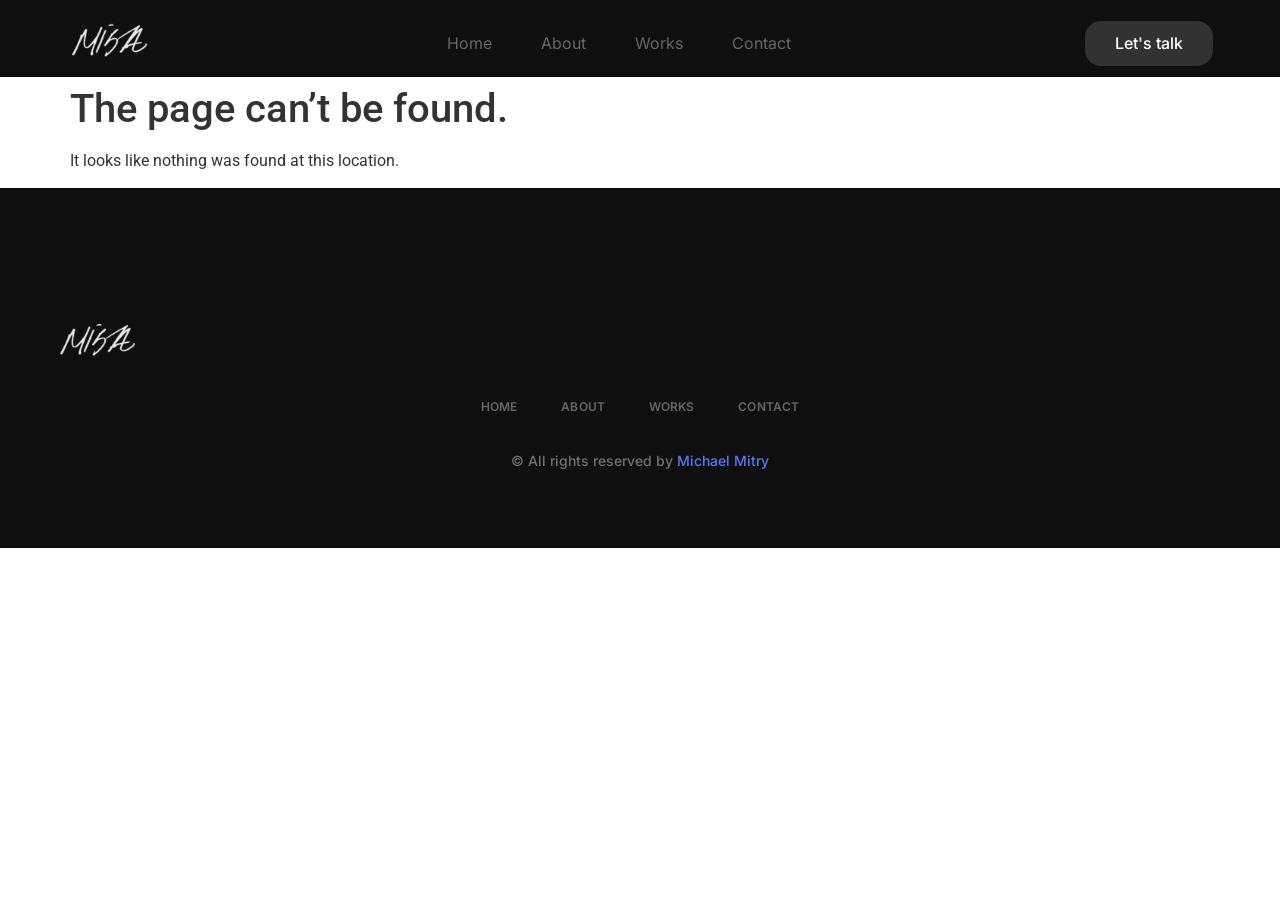
<file: 404/index.html>
<!DOCTYPE html>
<html lang="en-US">
<head>
	<meta charset="UTF-8">
	<meta name="viewport" content="width=device-width, initial-scale=1">
	<link rel="profile" href="http://gmpg.org/xfn/11">
	<link rel="pingback" href="https://michaelmagdy15.github.io/Mi5aWebsite/xmlrpc.php">
	<title>Page not found &#8211; Mitry Visuals</title>
<meta name="robots" content="max-image-preview:large">
<link rel="alternate" type="application/rss+xml" title="Mitry Visuals &raquo; Feed" href="https://michaelmagdy15.github.io/Mi5aWebsite/feed/">
<link rel="alternate" type="application/rss+xml" title="Mitry Visuals &raquo; Comments Feed" href="https://michaelmagdy15.github.io/Mi5aWebsite/comments/feed/">
<script>
window._wpemojiSettings = {"baseUrl":"https:\/\/s.w.org\/images\/core\/emoji\/15.0.3\/72x72\/","ext":".png","svgUrl":"https:\/\/s.w.org\/images\/core\/emoji\/15.0.3\/svg\/","svgExt":".svg","source":{"concatemoji":"https:\/\/michaelmagdy15.github.io\/Mi5aWebsite\/wp-includes\/js\/wp-emoji-release.min.js?ver=6.6.2"}};
/*! This file is auto-generated */
!function(i,n){var o,s,e;function c(e){try{var t={supportTests:e,timestamp:(new Date).valueOf()};sessionStorage.setItem(o,JSON.stringify(t))}catch(e){}}function p(e,t,n){e.clearRect(0,0,e.canvas.width,e.canvas.height),e.fillText(t,0,0);var t=new Uint32Array(e.getImageData(0,0,e.canvas.width,e.canvas.height).data),r=(e.clearRect(0,0,e.canvas.width,e.canvas.height),e.fillText(n,0,0),new Uint32Array(e.getImageData(0,0,e.canvas.width,e.canvas.height).data));return t.every(function(e,t){return e===r[t]})}function u(e,t,n){switch(t){case"flag":return n(e,"🏳️‍⚧️","🏳️​⚧️")?!1:!n(e,"🇺🇳","🇺​🇳")&&!n(e,"🏴󠁧󠁢󠁥󠁮󠁧󠁿","🏴​󠁧​󠁢​󠁥​󠁮​󠁧​󠁿");case"emoji":return!n(e,"🐦‍⬛","🐦​⬛")}return!1}function f(e,t,n){var r="undefined"!=typeof WorkerGlobalScope&&self instanceof WorkerGlobalScope?new OffscreenCanvas(300,150):i.createElement("canvas"),a=r.getContext("2d",{willReadFrequently:!0}),o=(a.textBaseline="top",a.font="600 32px Arial",{});return e.forEach(function(e){o[e]=t(a,e,n)}),o}function t(e){var t=i.createElement("script");t.src=e,t.defer=!0,i.head.appendChild(t)}"undefined"!=typeof Promise&&(o="wpEmojiSettingsSupports",s=["flag","emoji"],n.supports={everything:!0,everythingExceptFlag:!0},e=new Promise(function(e){i.addEventListener("DOMContentLoaded",e,{once:!0})}),new Promise(function(t){var n=function(){try{var e=JSON.parse(sessionStorage.getItem(o));if("object"==typeof e&&"number"==typeof e.timestamp&&(new Date).valueOf()<e.timestamp+604800&&"object"==typeof e.supportTests)return e.supportTests}catch(e){}return null}();if(!n){if("undefined"!=typeof Worker&&"undefined"!=typeof OffscreenCanvas&&"undefined"!=typeof URL&&URL.createObjectURL&&"undefined"!=typeof Blob)try{var e="postMessage("+f.toString()+"("+[JSON.stringify(s),u.toString(),p.toString()].join(",")+"));",r=new Blob([e],{type:"text/javascript"}),a=new Worker(URL.createObjectURL(r),{name:"wpTestEmojiSupports"});return void(a.onmessage=function(e){c(n=e.data),a.terminate(),t(n)})}catch(e){}c(n=f(s,u,p))}t(n)}).then(function(e){for(var t in e)n.supports[t]=e[t],n.supports.everything=n.supports.everything&&n.supports[t],"flag"!==t&&(n.supports.everythingExceptFlag=n.supports.everythingExceptFlag&&n.supports[t]);n.supports.everythingExceptFlag=n.supports.everythingExceptFlag&&!n.supports.flag,n.DOMReady=!1,n.readyCallback=function(){n.DOMReady=!0}}).then(function(){return e}).then(function(){var e;n.supports.everything||(n.readyCallback(),(e=n.source||{}).concatemoji?t(e.concatemoji):e.wpemoji&&e.twemoji&&(t(e.twemoji),t(e.wpemoji)))}))}((window,document),window._wpemojiSettings);
</script>
<link rel="stylesheet" id="hfe-widgets-style-css" href="https://michaelmagdy15.github.io/Mi5aWebsite/wp-content/plugins/header-footer-elementor/inc/widgets-css/frontend.css?ver=1.6.41" media="all">
<style id="wp-emoji-styles-inline-css">img.wp-smiley, img.emoji {
		display: inline !important;
		border: none !important;
		box-shadow: none !important;
		height: 1em !important;
		width: 1em !important;
		margin: 0 0.07em !important;
		vertical-align: -0.1em !important;
		background: none !important;
		padding: 0 !important;
	}</style>
<link rel="stylesheet" id="wp-block-library-css" href="https://michaelmagdy15.github.io/Mi5aWebsite/wp-includes/css/dist/block-library/style.min.css?ver=6.6.2" media="all">
<style id="classic-theme-styles-inline-css">/*! This file is auto-generated */
.wp-block-button__link{color:#fff;background-color:#32373c;border-radius:9999px;box-shadow:none;text-decoration:none;padding:calc(.667em + 2px) calc(1.333em + 2px);font-size:1.125em}.wp-block-file__button{background:#32373c;color:#fff;text-decoration:none}</style>
<style id="global-styles-inline-css">:root{--wp--preset--aspect-ratio--square: 1;--wp--preset--aspect-ratio--4-3: 4/3;--wp--preset--aspect-ratio--3-4: 3/4;--wp--preset--aspect-ratio--3-2: 3/2;--wp--preset--aspect-ratio--2-3: 2/3;--wp--preset--aspect-ratio--16-9: 16/9;--wp--preset--aspect-ratio--9-16: 9/16;--wp--preset--color--black: #000000;--wp--preset--color--cyan-bluish-gray: #abb8c3;--wp--preset--color--white: #ffffff;--wp--preset--color--pale-pink: #f78da7;--wp--preset--color--vivid-red: #cf2e2e;--wp--preset--color--luminous-vivid-orange: #ff6900;--wp--preset--color--luminous-vivid-amber: #fcb900;--wp--preset--color--light-green-cyan: #7bdcb5;--wp--preset--color--vivid-green-cyan: #00d084;--wp--preset--color--pale-cyan-blue: #8ed1fc;--wp--preset--color--vivid-cyan-blue: #0693e3;--wp--preset--color--vivid-purple: #9b51e0;--wp--preset--gradient--vivid-cyan-blue-to-vivid-purple: linear-gradient(135deg,rgba(6,147,227,1) 0%,rgb(155,81,224) 100%);--wp--preset--gradient--light-green-cyan-to-vivid-green-cyan: linear-gradient(135deg,rgb(122,220,180) 0%,rgb(0,208,130) 100%);--wp--preset--gradient--luminous-vivid-amber-to-luminous-vivid-orange: linear-gradient(135deg,rgba(252,185,0,1) 0%,rgba(255,105,0,1) 100%);--wp--preset--gradient--luminous-vivid-orange-to-vivid-red: linear-gradient(135deg,rgba(255,105,0,1) 0%,rgb(207,46,46) 100%);--wp--preset--gradient--very-light-gray-to-cyan-bluish-gray: linear-gradient(135deg,rgb(238,238,238) 0%,rgb(169,184,195) 100%);--wp--preset--gradient--cool-to-warm-spectrum: linear-gradient(135deg,rgb(74,234,220) 0%,rgb(151,120,209) 20%,rgb(207,42,186) 40%,rgb(238,44,130) 60%,rgb(251,105,98) 80%,rgb(254,248,76) 100%);--wp--preset--gradient--blush-light-purple: linear-gradient(135deg,rgb(255,206,236) 0%,rgb(152,150,240) 100%);--wp--preset--gradient--blush-bordeaux: linear-gradient(135deg,rgb(254,205,165) 0%,rgb(254,45,45) 50%,rgb(107,0,62) 100%);--wp--preset--gradient--luminous-dusk: linear-gradient(135deg,rgb(255,203,112) 0%,rgb(199,81,192) 50%,rgb(65,88,208) 100%);--wp--preset--gradient--pale-ocean: linear-gradient(135deg,rgb(255,245,203) 0%,rgb(182,227,212) 50%,rgb(51,167,181) 100%);--wp--preset--gradient--electric-grass: linear-gradient(135deg,rgb(202,248,128) 0%,rgb(113,206,126) 100%);--wp--preset--gradient--midnight: linear-gradient(135deg,rgb(2,3,129) 0%,rgb(40,116,252) 100%);--wp--preset--font-size--small: 13px;--wp--preset--font-size--medium: 20px;--wp--preset--font-size--large: 36px;--wp--preset--font-size--x-large: 42px;--wp--preset--spacing--20: 0.44rem;--wp--preset--spacing--30: 0.67rem;--wp--preset--spacing--40: 1rem;--wp--preset--spacing--50: 1.5rem;--wp--preset--spacing--60: 2.25rem;--wp--preset--spacing--70: 3.38rem;--wp--preset--spacing--80: 5.06rem;--wp--preset--shadow--natural: 6px 6px 9px rgba(0, 0, 0, 0.2);--wp--preset--shadow--deep: 12px 12px 50px rgba(0, 0, 0, 0.4);--wp--preset--shadow--sharp: 6px 6px 0px rgba(0, 0, 0, 0.2);--wp--preset--shadow--outlined: 6px 6px 0px -3px rgba(255, 255, 255, 1), 6px 6px rgba(0, 0, 0, 1);--wp--preset--shadow--crisp: 6px 6px 0px rgba(0, 0, 0, 1);}:where(.is-layout-flex){gap: 0.5em;}:where(.is-layout-grid){gap: 0.5em;}body .is-layout-flex{display: flex;}.is-layout-flex{flex-wrap: wrap;align-items: center;}.is-layout-flex > :is(*, div){margin: 0;}body .is-layout-grid{display: grid;}.is-layout-grid > :is(*, div){margin: 0;}:where(.wp-block-columns.is-layout-flex){gap: 2em;}:where(.wp-block-columns.is-layout-grid){gap: 2em;}:where(.wp-block-post-template.is-layout-flex){gap: 1.25em;}:where(.wp-block-post-template.is-layout-grid){gap: 1.25em;}.has-black-color{color: var(--wp--preset--color--black) !important;}.has-cyan-bluish-gray-color{color: var(--wp--preset--color--cyan-bluish-gray) !important;}.has-white-color{color: var(--wp--preset--color--white) !important;}.has-pale-pink-color{color: var(--wp--preset--color--pale-pink) !important;}.has-vivid-red-color{color: var(--wp--preset--color--vivid-red) !important;}.has-luminous-vivid-orange-color{color: var(--wp--preset--color--luminous-vivid-orange) !important;}.has-luminous-vivid-amber-color{color: var(--wp--preset--color--luminous-vivid-amber) !important;}.has-light-green-cyan-color{color: var(--wp--preset--color--light-green-cyan) !important;}.has-vivid-green-cyan-color{color: var(--wp--preset--color--vivid-green-cyan) !important;}.has-pale-cyan-blue-color{color: var(--wp--preset--color--pale-cyan-blue) !important;}.has-vivid-cyan-blue-color{color: var(--wp--preset--color--vivid-cyan-blue) !important;}.has-vivid-purple-color{color: var(--wp--preset--color--vivid-purple) !important;}.has-black-background-color{background-color: var(--wp--preset--color--black) !important;}.has-cyan-bluish-gray-background-color{background-color: var(--wp--preset--color--cyan-bluish-gray) !important;}.has-white-background-color{background-color: var(--wp--preset--color--white) !important;}.has-pale-pink-background-color{background-color: var(--wp--preset--color--pale-pink) !important;}.has-vivid-red-background-color{background-color: var(--wp--preset--color--vivid-red) !important;}.has-luminous-vivid-orange-background-color{background-color: var(--wp--preset--color--luminous-vivid-orange) !important;}.has-luminous-vivid-amber-background-color{background-color: var(--wp--preset--color--luminous-vivid-amber) !important;}.has-light-green-cyan-background-color{background-color: var(--wp--preset--color--light-green-cyan) !important;}.has-vivid-green-cyan-background-color{background-color: var(--wp--preset--color--vivid-green-cyan) !important;}.has-pale-cyan-blue-background-color{background-color: var(--wp--preset--color--pale-cyan-blue) !important;}.has-vivid-cyan-blue-background-color{background-color: var(--wp--preset--color--vivid-cyan-blue) !important;}.has-vivid-purple-background-color{background-color: var(--wp--preset--color--vivid-purple) !important;}.has-black-border-color{border-color: var(--wp--preset--color--black) !important;}.has-cyan-bluish-gray-border-color{border-color: var(--wp--preset--color--cyan-bluish-gray) !important;}.has-white-border-color{border-color: var(--wp--preset--color--white) !important;}.has-pale-pink-border-color{border-color: var(--wp--preset--color--pale-pink) !important;}.has-vivid-red-border-color{border-color: var(--wp--preset--color--vivid-red) !important;}.has-luminous-vivid-orange-border-color{border-color: var(--wp--preset--color--luminous-vivid-orange) !important;}.has-luminous-vivid-amber-border-color{border-color: var(--wp--preset--color--luminous-vivid-amber) !important;}.has-light-green-cyan-border-color{border-color: var(--wp--preset--color--light-green-cyan) !important;}.has-vivid-green-cyan-border-color{border-color: var(--wp--preset--color--vivid-green-cyan) !important;}.has-pale-cyan-blue-border-color{border-color: var(--wp--preset--color--pale-cyan-blue) !important;}.has-vivid-cyan-blue-border-color{border-color: var(--wp--preset--color--vivid-cyan-blue) !important;}.has-vivid-purple-border-color{border-color: var(--wp--preset--color--vivid-purple) !important;}.has-vivid-cyan-blue-to-vivid-purple-gradient-background{background: var(--wp--preset--gradient--vivid-cyan-blue-to-vivid-purple) !important;}.has-light-green-cyan-to-vivid-green-cyan-gradient-background{background: var(--wp--preset--gradient--light-green-cyan-to-vivid-green-cyan) !important;}.has-luminous-vivid-amber-to-luminous-vivid-orange-gradient-background{background: var(--wp--preset--gradient--luminous-vivid-amber-to-luminous-vivid-orange) !important;}.has-luminous-vivid-orange-to-vivid-red-gradient-background{background: var(--wp--preset--gradient--luminous-vivid-orange-to-vivid-red) !important;}.has-very-light-gray-to-cyan-bluish-gray-gradient-background{background: var(--wp--preset--gradient--very-light-gray-to-cyan-bluish-gray) !important;}.has-cool-to-warm-spectrum-gradient-background{background: var(--wp--preset--gradient--cool-to-warm-spectrum) !important;}.has-blush-light-purple-gradient-background{background: var(--wp--preset--gradient--blush-light-purple) !important;}.has-blush-bordeaux-gradient-background{background: var(--wp--preset--gradient--blush-bordeaux) !important;}.has-luminous-dusk-gradient-background{background: var(--wp--preset--gradient--luminous-dusk) !important;}.has-pale-ocean-gradient-background{background: var(--wp--preset--gradient--pale-ocean) !important;}.has-electric-grass-gradient-background{background: var(--wp--preset--gradient--electric-grass) !important;}.has-midnight-gradient-background{background: var(--wp--preset--gradient--midnight) !important;}.has-small-font-size{font-size: var(--wp--preset--font-size--small) !important;}.has-medium-font-size{font-size: var(--wp--preset--font-size--medium) !important;}.has-large-font-size{font-size: var(--wp--preset--font-size--large) !important;}.has-x-large-font-size{font-size: var(--wp--preset--font-size--x-large) !important;}
:where(.wp-block-post-template.is-layout-flex){gap: 1.25em;}:where(.wp-block-post-template.is-layout-grid){gap: 1.25em;}
:where(.wp-block-columns.is-layout-flex){gap: 2em;}:where(.wp-block-columns.is-layout-grid){gap: 2em;}
:root :where(.wp-block-pullquote){font-size: 1.5em;line-height: 1.6;}</style>
<link rel="stylesheet" id="hfe-style-css" href="https://michaelmagdy15.github.io/Mi5aWebsite/wp-content/plugins/header-footer-elementor/assets/css/header-footer-elementor.css?ver=1.6.41" media="all">
<link rel="stylesheet" id="elementor-frontend-css" href="https://michaelmagdy15.github.io/Mi5aWebsite/wp-content/plugins/elementor/assets/css/frontend.min.css?ver=3.24.2" media="all">
<link rel="stylesheet" id="swiper-css" href="https://michaelmagdy15.github.io/Mi5aWebsite/wp-content/plugins/elementor/assets/lib/swiper/v8/css/swiper.min.css?ver=8.4.5" media="all">
<link rel="stylesheet" id="e-swiper-css" href="https://michaelmagdy15.github.io/Mi5aWebsite/wp-content/plugins/elementor/assets/css/conditionals/e-swiper.min.css?ver=3.24.2" media="all">
<link rel="stylesheet" id="elementor-post-11-css" href="https://michaelmagdy15.github.io/Mi5aWebsite/wp-content/uploads/elementor/css/post-11.css?ver=1726438815" media="all">
<link rel="stylesheet" id="elementor-global-css" href="https://michaelmagdy15.github.io/Mi5aWebsite/wp-content/uploads/elementor/css/global.css?ver=1726438915" media="all">
<link rel="stylesheet" id="elementor-post-78-css" href="https://michaelmagdy15.github.io/Mi5aWebsite/wp-content/uploads/elementor/css/post-78.css?ver=1726438915" media="all">
<link rel="stylesheet" id="elementor-post-86-css" href="https://michaelmagdy15.github.io/Mi5aWebsite/wp-content/uploads/elementor/css/post-86.css?ver=1726438886" media="all">
<link rel="stylesheet" id="cute-alert-css" href="https://michaelmagdy15.github.io/Mi5aWebsite/wp-content/plugins/metform/public/assets/lib/cute-alert/style.css?ver=3.9.0" media="all">
<link rel="stylesheet" id="text-editor-style-css" href="https://michaelmagdy15.github.io/Mi5aWebsite/wp-content/plugins/metform/public/assets/css/text-editor.css?ver=3.9.0" media="all">
<link rel="stylesheet" id="hello-elementor-css" href="https://michaelmagdy15.github.io/Mi5aWebsite/wp-content/themes/hello-elementor/style.min.css?ver=3.1.1" media="all">
<link rel="stylesheet" id="hello-elementor-theme-style-css" href="https://michaelmagdy15.github.io/Mi5aWebsite/wp-content/themes/hello-elementor/theme.min.css?ver=3.1.1" media="all">
<link rel="stylesheet" id="hello-elementor-header-footer-css" href="https://michaelmagdy15.github.io/Mi5aWebsite/wp-content/themes/hello-elementor/header-footer.min.css?ver=3.1.1" media="all">
<link rel="stylesheet" id="elementor-icons-ekiticons-css" href="https://michaelmagdy15.github.io/Mi5aWebsite/wp-content/plugins/elementskit-lite/modules/elementskit-icon-pack/assets/css/ekiticons.css?ver=3.2.7" media="all">
<link rel="stylesheet" id="ekit-widget-styles-css" href="https://michaelmagdy15.github.io/Mi5aWebsite/wp-content/plugins/elementskit-lite/widgets/init/assets/css/widget-styles.css?ver=3.2.7" media="all">
<link rel="stylesheet" id="ekit-responsive-css" href="https://michaelmagdy15.github.io/Mi5aWebsite/wp-content/plugins/elementskit-lite/widgets/init/assets/css/responsive.css?ver=3.2.7" media="all">
<link rel="stylesheet" id="google-fonts-1-css" href="https://fonts.googleapis.com/css?family=Roboto%3A100%2C100italic%2C200%2C200italic%2C300%2C300italic%2C400%2C400italic%2C500%2C500italic%2C600%2C600italic%2C700%2C700italic%2C800%2C800italic%2C900%2C900italic%7CRoboto+Slab%3A100%2C100italic%2C200%2C200italic%2C300%2C300italic%2C400%2C400italic%2C500%2C500italic%2C600%2C600italic%2C700%2C700italic%2C800%2C800italic%2C900%2C900italic%7CInter%3A100%2C100italic%2C200%2C200italic%2C300%2C300italic%2C400%2C400italic%2C500%2C500italic%2C600%2C600italic%2C700%2C700italic%2C800%2C800italic%2C900%2C900italic&#038;display=swap&#038;ver=6.6.2" media="all">
<link rel="preconnect" href="https://fonts.gstatic.com/" crossorigin>
<script src="https://michaelmagdy15.github.io/Mi5aWebsite/wp-includes/js/jquery/jquery.min.js?ver=3.7.1" id="jquery-core-js"></script>
<script src="https://michaelmagdy15.github.io/Mi5aWebsite/wp-includes/js/jquery/jquery-migrate.min.js?ver=3.4.1" id="jquery-migrate-js"></script>
<link rel="https://api.w.org/" href="https://michaelmagdy15.github.io/Mi5aWebsite/wp-json/">
<link rel="EditURI" type="application/rsd+xml" title="RSD" href="https://michaelmagdy15.github.io/Mi5aWebsite/xmlrpc.php?rsd">
<meta name="generator" content="WordPress 6.6.2">
<meta name="generator" content="Elementor 3.24.2; features: e_font_icon_svg, additional_custom_breakpoints, e_optimized_control_loading, e_element_cache; settings: css_print_method-external, google_font-enabled, font_display-swap">
			<style>.e-con.e-parent:nth-of-type(n+4):not(.e-lazyloaded):not(.e-no-lazyload),
				.e-con.e-parent:nth-of-type(n+4):not(.e-lazyloaded):not(.e-no-lazyload) * {
					background-image: none !important;
				}
				@media screen and (max-height: 1024px) {
					.e-con.e-parent:nth-of-type(n+3):not(.e-lazyloaded):not(.e-no-lazyload),
					.e-con.e-parent:nth-of-type(n+3):not(.e-lazyloaded):not(.e-no-lazyload) * {
						background-image: none !important;
					}
				}
				@media screen and (max-height: 640px) {
					.e-con.e-parent:nth-of-type(n+2):not(.e-lazyloaded):not(.e-no-lazyload),
					.e-con.e-parent:nth-of-type(n+2):not(.e-lazyloaded):not(.e-no-lazyload) * {
						background-image: none !important;
					}
				}</style>
			</head>

<body class="error404 ehf-header ehf-footer ehf-template-hello-elementor ehf-stylesheet-hello-elementor elementor-default elementor-kit-11">
<div id="page" class="hfeed site">

		<header id="masthead" itemscope="itemscope" itemtype="https://schema.org/WPHeader">
			<p class="main-title bhf-hidden" itemprop="headline"><a href="https://michaelmagdy15.github.io/Mi5aWebsite/" title="Mitry Visuals" rel="home">Mitry Visuals</a></p>
					<div data-elementor-type="wp-post" data-elementor-id="78" class="elementor elementor-78">
				<div class="elementor-element elementor-element-2ef2ed87 e-flex e-con-boxed e-con e-parent" data-id="2ef2ed87" data-element_type="container" data-settings="{&quot;background_background&quot;:&quot;classic&quot;}">
					<div class="e-con-inner">
		<div class="elementor-element elementor-element-1a44c6a1 e-con-full e-flex e-con e-child" data-id="1a44c6a1" data-element_type="container">
				<div class="elementor-element elementor-element-15d0cd91 elementor-widget elementor-widget-image" data-id="15d0cd91" data-element_type="widget" data-widget_type="image.default">
				<div class="elementor-widget-container">
														<a href="https://kitpapa.net/gridly/">
							<img width="224" height="126" src="https://michaelmagdy15.github.io/Mi5aWebsite/wp-content/uploads/2024/09/sign-2.png" class="attachment-large size-large wp-image-113" alt="">								</a>
													</div>
				</div>
				<div class="elementor-element elementor-element-2fb8a25 elementor-widget elementor-widget-ekit-nav-menu" data-id="2fb8a25" data-element_type="widget" data-widget_type="ekit-nav-menu.default">
				<div class="elementor-widget-container">
			<div class="ekit-wid-con ekit_menu_responsive_mobile" data-hamburger-icon="icon icon-menu-11" data-hamburger-icon-type="icon" data-responsive-breakpoint="767">            <button class="elementskit-menu-hamburger elementskit-menu-toggler" type="button" aria-label="hamburger-icon">
                <i aria-hidden="true" class="ekit-menu-icon icon icon-menu-11"></i>            </button>
            <div id="ekit-megamenu-menu" class="elementskit-menu-container elementskit-menu-offcanvas-elements elementskit-navbar-nav-default ekit-nav-menu-one-page-no ekit-nav-dropdown-hover">
<ul id="menu-menu" class="elementskit-navbar-nav elementskit-menu-po-center submenu-click-on-icon">
<li id="menu-item-55" class="menu-item menu-item-type-post_type menu-item-object-page menu-item-home menu-item-55 nav-item elementskit-mobile-builder-content" data-vertical-menu="750px"><a href="https://michaelmagdy15.github.io/Mi5aWebsite/" class="ekit-menu-nav-link">Home</a></li>
<li id="menu-item-56" class="menu-item menu-item-type-post_type menu-item-object-page menu-item-56 nav-item elementskit-mobile-builder-content" data-vertical-menu="750px"><a href="https://michaelmagdy15.github.io/Mi5aWebsite/about/" class="ekit-menu-nav-link">About</a></li>
<li id="menu-item-58" class="menu-item menu-item-type-post_type menu-item-object-page menu-item-58 nav-item elementskit-mobile-builder-content" data-vertical-menu="750px"><a href="https://michaelmagdy15.github.io/Mi5aWebsite/works/" class="ekit-menu-nav-link">Works</a></li>
<li id="menu-item-57" class="menu-item menu-item-type-post_type menu-item-object-page menu-item-57 nav-item elementskit-mobile-builder-content" data-vertical-menu="750px"><a href="https://michaelmagdy15.github.io/Mi5aWebsite/contact/" class="ekit-menu-nav-link">Contact</a></li>
</ul>
<div class="elementskit-nav-identity-panel">
				<div class="elementskit-site-title">
					<a class="elementskit-nav-logo" href="https://michaelmagdy15.github.io/Mi5aWebsite/" target="_self" rel="">
						<img title="" alt="">
					</a> 
				</div>
<button class="elementskit-menu-close elementskit-menu-toggler" type="button">X</button>
</div>
</div>			
			<div class="elementskit-menu-overlay elementskit-menu-offcanvas-elements elementskit-menu-toggler ekit-nav-menu--overlay"></div>
</div>		</div>
				</div>
				<div class="elementor-element elementor-element-28ce4499 elementor-align-right elementor-hidden-mobile elementor-widget elementor-widget-button" data-id="28ce4499" data-element_type="widget" data-widget_type="button.default">
				<div class="elementor-widget-container">
					<div class="elementor-button-wrapper">
			<a class="elementor-button elementor-button-link elementor-size-sm" href="https://michaelmagdy15.github.io/Mi5aWebsite/contact/">
						<span class="elementor-button-content-wrapper">
									<span class="elementor-button-text">Let's talk</span>
					</span>
					</a>
		</div>
				</div>
				</div>
				</div>
					</div>
				</div>
				</div>
				</header>

	<main id="content" class="site-main">

			<div class="page-header">
			<h1 class="entry-title">The page can&rsquo;t be found.</h1>
		</div>
	
	<div class="page-content">
		<p>It looks like nothing was found at this location.</p>
	</div>

</main>

		<footer itemtype="https://schema.org/WPFooter" itemscope="itemscope" id="colophon" role="contentinfo">
			<div class="footer-width-fixer">		<div data-elementor-type="wp-post" data-elementor-id="86" class="elementor elementor-86">
				<div class="elementor-element elementor-element-a27d79a e-flex e-con-boxed e-con e-parent" data-id="a27d79a" data-element_type="container" data-settings="{&quot;background_background&quot;:&quot;classic&quot;}">
					<div class="e-con-inner">
				<div class="elementor-element elementor-element-65636e6e elementor-widget elementor-widget-image" data-id="65636e6e" data-element_type="widget" data-widget_type="image.default">
				<div class="elementor-widget-container">
														<a href="https://kitpapa.net/gridly/">
							<img width="224" height="126" src="https://michaelmagdy15.github.io/Mi5aWebsite/wp-content/uploads/2024/09/sign-2.png" class="attachment-large size-large wp-image-113" alt="">								</a>
													</div>
				</div>
				<div class="elementor-element elementor-element-70159714 elementor-icon-list--layout-inline elementor-align-center elementor-list-item-link-full_width elementor-widget elementor-widget-icon-list" data-id="70159714" data-element_type="widget" data-widget_type="icon-list.default">
				<div class="elementor-widget-container">
					<ul class="elementor-icon-list-items elementor-inline-items">
							<li class="elementor-icon-list-item elementor-inline-item">
											<a href="https://michaelmagdy15.github.io/Mi5aWebsite/home">

											<span class="elementor-icon-list-text">Home</span>
											</a>
									</li>
								<li class="elementor-icon-list-item elementor-inline-item">
											<a href="https://michaelmagdy15.github.io/Mi5aWebsite/about">

											<span class="elementor-icon-list-text">About</span>
											</a>
									</li>
								<li class="elementor-icon-list-item elementor-inline-item">
											<a href="https://michaelmagdy15.github.io/Mi5aWebsite/works/">

											<span class="elementor-icon-list-text">Works</span>
											</a>
									</li>
								<li class="elementor-icon-list-item elementor-inline-item">
											<a href="https://michaelmagdy15.github.io/Mi5aWebsite/contact/">

											<span class="elementor-icon-list-text">Contact</span>
											</a>
									</li>
						</ul>
				</div>
				</div>
				<div class="elementor-element elementor-element-2e3174cf elementor-widget elementor-widget-elementskit-heading" data-id="2e3174cf" data-element_type="widget" data-widget_type="elementskit-heading.default">
				<div class="elementor-widget-container">
			<div class="ekit-wid-con"><div class="ekit-heading elementskit-section-title-wraper text_center   ekit_heading_tablet-   ekit_heading_mobile-"><h2 class="ekit-heading--title elementskit-section-title ">© All rights reserved by <span><span>Michael Mitry</span></span>
</h2></div></div>		</div>
				</div>
					</div>
				</div>
				</div>
		</div>		</footer>
	</div>
<!-- #page -->
			<script type="text/javascript">const lazyloadRunObserver = () => {
					const lazyloadBackgrounds = document.querySelectorAll( `.e-con.e-parent:not(.e-lazyloaded)` );
					const lazyloadBackgroundObserver = new IntersectionObserver( ( entries ) => {
						entries.forEach( ( entry ) => {
							if ( entry.isIntersecting ) {
								let lazyloadBackground = entry.target;
								if( lazyloadBackground ) {
									lazyloadBackground.classList.add( 'e-lazyloaded' );
								}
								lazyloadBackgroundObserver.unobserve( entry.target );
							}
						});
					}, { rootMargin: '200px 0px 200px 0px' } );
					lazyloadBackgrounds.forEach( ( lazyloadBackground ) => {
						lazyloadBackgroundObserver.observe( lazyloadBackground );
					} );
				};
				const events = [
					'DOMContentLoaded',
					'elementor/lazyload/observe',
				];
				events.forEach( ( event ) => {
					document.addEventListener( event, lazyloadRunObserver );
				} );</script>
			<link rel="stylesheet" id="font-awesome-5-all-css" href="https://michaelmagdy15.github.io/Mi5aWebsite/wp-content/plugins/elementor/assets/lib/font-awesome/css/all.min.css?ver=3.24.2" media="all">
<link rel="stylesheet" id="font-awesome-4-shim-css" href="https://michaelmagdy15.github.io/Mi5aWebsite/wp-content/plugins/elementor/assets/lib/font-awesome/css/v4-shims.min.css?ver=3.24.2" media="all">
<link rel="stylesheet" id="widget-icon-list-css" href="https://michaelmagdy15.github.io/Mi5aWebsite/wp-content/plugins/elementor/assets/css/widget-icon-list.min.css?ver=3.24.2" media="all">
<script src="https://michaelmagdy15.github.io/Mi5aWebsite/wp-content/plugins/metform/public/assets/lib/cute-alert/cute-alert.js?ver=3.9.0" id="cute-alert-js"></script>
<script src="https://michaelmagdy15.github.io/Mi5aWebsite/wp-content/themes/hello-elementor/assets/js/hello-frontend.min.js?ver=3.1.1" id="hello-theme-frontend-js"></script>
<script src="https://michaelmagdy15.github.io/Mi5aWebsite/wp-content/plugins/elementskit-lite/libs/framework/assets/js/frontend-script.js?ver=3.2.7" id="elementskit-framework-js-frontend-js"></script>
<script id="elementskit-framework-js-frontend-js-after">var elementskit = {
			resturl: 'https://michaelmagdy15.github.io/Mi5aWebsite/wp-json/elementskit/v1/',
		}</script>
<script src="https://michaelmagdy15.github.io/Mi5aWebsite/wp-content/plugins/elementskit-lite/widgets/init/assets/js/widget-scripts.js?ver=3.2.7" id="ekit-widget-scripts-js"></script>
<script src="https://michaelmagdy15.github.io/Mi5aWebsite/wp-content/plugins/elementor/assets/lib/font-awesome/js/v4-shims.min.js?ver=3.24.2" id="font-awesome-4-shim-js"></script>
<script src="https://michaelmagdy15.github.io/Mi5aWebsite/wp-content/plugins/elementor/assets/js/webpack.runtime.min.js?ver=3.24.2" id="elementor-webpack-runtime-js"></script>
<script src="https://michaelmagdy15.github.io/Mi5aWebsite/wp-content/plugins/elementor/assets/js/frontend-modules.min.js?ver=3.24.2" id="elementor-frontend-modules-js"></script>
<script src="https://michaelmagdy15.github.io/Mi5aWebsite/wp-includes/js/jquery/ui/core.min.js?ver=1.13.3" id="jquery-ui-core-js"></script>
<script id="elementor-frontend-js-before">var elementorFrontendConfig = {"environmentMode":{"edit":false,"wpPreview":false,"isScriptDebug":false},"i18n":{"shareOnFacebook":"Share on Facebook","shareOnTwitter":"Share on Twitter","pinIt":"Pin it","download":"Download","downloadImage":"Download image","fullscreen":"Fullscreen","zoom":"Zoom","share":"Share","playVideo":"Play Video","previous":"Previous","next":"Next","close":"Close","a11yCarouselWrapperAriaLabel":"Carousel | Horizontal scrolling: Arrow Left & Right","a11yCarouselPrevSlideMessage":"Previous slide","a11yCarouselNextSlideMessage":"Next slide","a11yCarouselFirstSlideMessage":"This is the first slide","a11yCarouselLastSlideMessage":"This is the last slide","a11yCarouselPaginationBulletMessage":"Go to slide"},"is_rtl":false,"breakpoints":{"xs":0,"sm":480,"md":768,"lg":1025,"xl":1440,"xxl":1600},"responsive":{"breakpoints":{"mobile":{"label":"Mobile Portrait","value":767,"default_value":767,"direction":"max","is_enabled":true},"mobile_extra":{"label":"Mobile Landscape","value":880,"default_value":880,"direction":"max","is_enabled":false},"tablet":{"label":"Tablet Portrait","value":1024,"default_value":1024,"direction":"max","is_enabled":true},"tablet_extra":{"label":"Tablet Landscape","value":1200,"default_value":1200,"direction":"max","is_enabled":false},"laptop":{"label":"Laptop","value":1366,"default_value":1366,"direction":"max","is_enabled":false},"widescreen":{"label":"Widescreen","value":2400,"default_value":2400,"direction":"min","is_enabled":false}}},"version":"3.24.2","is_static":false,"experimentalFeatures":{"e_font_icon_svg":true,"additional_custom_breakpoints":true,"container":true,"e_swiper_latest":true,"e_nested_atomic_repeaters":true,"e_optimized_control_loading":true,"e_onboarding":true,"hello-theme-header-footer":true,"home_screen":true,"ai-layout":true,"nested-elements":true,"editor_v2":true,"e_element_cache":true,"link-in-bio":true,"floating-buttons":true},"urls":{"assets":"https:\/\/michaelmagdy15.github.io\/Mi5aWebsite\/wp-content\/plugins\/elementor\/assets\/","ajaxurl":"https:\/\/michaelmagdy15.github.io\/Mi5aWebsite\/wp-admin\/admin-ajax.php"},"nonces":{"floatingButtonsClickTracking":"7efd20ffc0"},"swiperClass":"swiper","settings":{"editorPreferences":[]},"kit":{"active_breakpoints":["viewport_mobile","viewport_tablet"],"global_image_lightbox":"yes","lightbox_enable_counter":"yes","lightbox_enable_fullscreen":"yes","lightbox_enable_zoom":"yes","lightbox_enable_share":"yes","lightbox_title_src":"title","lightbox_description_src":"description","hello_header_logo_type":"title","hello_header_menu_layout":"horizontal","hello_footer_logo_type":"logo"},"post":{"id":0,"title":"Page not found – Mitry Visuals","excerpt":""}};</script>
<script src="https://michaelmagdy15.github.io/Mi5aWebsite/wp-content/plugins/elementor/assets/js/frontend.min.js?ver=3.24.2" id="elementor-frontend-js"></script>
<script src="https://michaelmagdy15.github.io/Mi5aWebsite/wp-content/plugins/elementskit-lite/widgets/init/assets/js/animate-circle.min.js?ver=3.2.7" id="animate-circle-js"></script>
<script id="elementskit-elementor-js-extra">var ekit_config = {"ajaxurl":"https:\/\/michaelmagdy15.github.io\/Mi5aWebsite\/wp-admin\/admin-ajax.php","nonce":"a0690073d7"};</script>
<script src="https://michaelmagdy15.github.io/Mi5aWebsite/wp-content/plugins/elementskit-lite/widgets/init/assets/js/elementor.js?ver=3.2.7" id="elementskit-elementor-js"></script>
</body>
</html>
</file>
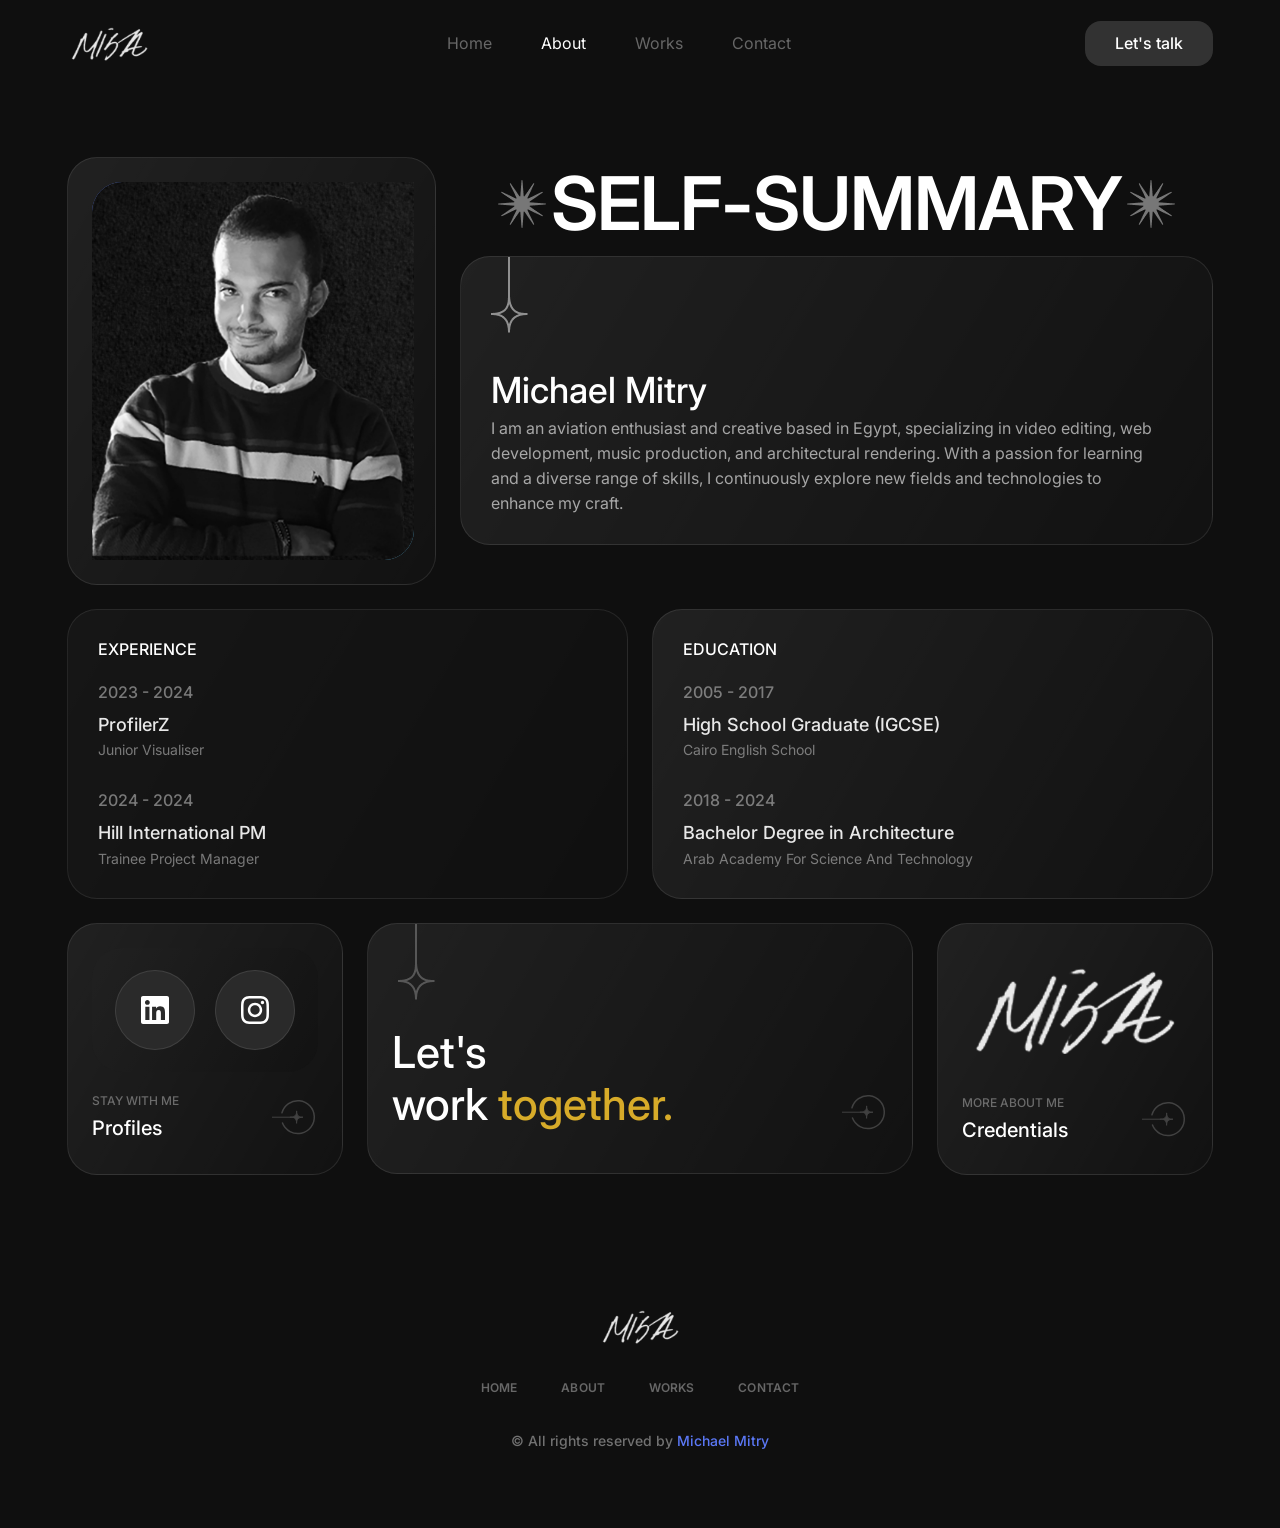
<file: about/index.html>
<!DOCTYPE html>
<html lang="en-US">
<head>
	<meta charset="UTF-8">
	<meta name="viewport" content="width=device-width, initial-scale=1">
	<link rel="profile" href="http://gmpg.org/xfn/11">
	<link rel="pingback" href="https://michaelmagdy15.github.io/Mi5aWebsite/xmlrpc.php">
	<title>About &#8211; Mitry Visuals</title>
<meta name="robots" content="max-image-preview:large">
<link rel="alternate" type="application/rss+xml" title="Mitry Visuals &raquo; Feed" href="https://michaelmagdy15.github.io/Mi5aWebsite/feed/">
<link rel="alternate" type="application/rss+xml" title="Mitry Visuals &raquo; Comments Feed" href="https://michaelmagdy15.github.io/Mi5aWebsite/comments/feed/">
<script>
window._wpemojiSettings = {"baseUrl":"https:\/\/s.w.org\/images\/core\/emoji\/15.0.3\/72x72\/","ext":".png","svgUrl":"https:\/\/s.w.org\/images\/core\/emoji\/15.0.3\/svg\/","svgExt":".svg","source":{"concatemoji":"https:\/\/michaelmagdy15.github.io\/Mi5aWebsite\/wp-includes\/js\/wp-emoji-release.min.js?ver=6.6.2"}};
/*! This file is auto-generated */
!function(i,n){var o,s,e;function c(e){try{var t={supportTests:e,timestamp:(new Date).valueOf()};sessionStorage.setItem(o,JSON.stringify(t))}catch(e){}}function p(e,t,n){e.clearRect(0,0,e.canvas.width,e.canvas.height),e.fillText(t,0,0);var t=new Uint32Array(e.getImageData(0,0,e.canvas.width,e.canvas.height).data),r=(e.clearRect(0,0,e.canvas.width,e.canvas.height),e.fillText(n,0,0),new Uint32Array(e.getImageData(0,0,e.canvas.width,e.canvas.height).data));return t.every(function(e,t){return e===r[t]})}function u(e,t,n){switch(t){case"flag":return n(e,"🏳️‍⚧️","🏳️​⚧️")?!1:!n(e,"🇺🇳","🇺​🇳")&&!n(e,"🏴󠁧󠁢󠁥󠁮󠁧󠁿","🏴​󠁧​󠁢​󠁥​󠁮​󠁧​󠁿");case"emoji":return!n(e,"🐦‍⬛","🐦​⬛")}return!1}function f(e,t,n){var r="undefined"!=typeof WorkerGlobalScope&&self instanceof WorkerGlobalScope?new OffscreenCanvas(300,150):i.createElement("canvas"),a=r.getContext("2d",{willReadFrequently:!0}),o=(a.textBaseline="top",a.font="600 32px Arial",{});return e.forEach(function(e){o[e]=t(a,e,n)}),o}function t(e){var t=i.createElement("script");t.src=e,t.defer=!0,i.head.appendChild(t)}"undefined"!=typeof Promise&&(o="wpEmojiSettingsSupports",s=["flag","emoji"],n.supports={everything:!0,everythingExceptFlag:!0},e=new Promise(function(e){i.addEventListener("DOMContentLoaded",e,{once:!0})}),new Promise(function(t){var n=function(){try{var e=JSON.parse(sessionStorage.getItem(o));if("object"==typeof e&&"number"==typeof e.timestamp&&(new Date).valueOf()<e.timestamp+604800&&"object"==typeof e.supportTests)return e.supportTests}catch(e){}return null}();if(!n){if("undefined"!=typeof Worker&&"undefined"!=typeof OffscreenCanvas&&"undefined"!=typeof URL&&URL.createObjectURL&&"undefined"!=typeof Blob)try{var e="postMessage("+f.toString()+"("+[JSON.stringify(s),u.toString(),p.toString()].join(",")+"));",r=new Blob([e],{type:"text/javascript"}),a=new Worker(URL.createObjectURL(r),{name:"wpTestEmojiSupports"});return void(a.onmessage=function(e){c(n=e.data),a.terminate(),t(n)})}catch(e){}c(n=f(s,u,p))}t(n)}).then(function(e){for(var t in e)n.supports[t]=e[t],n.supports.everything=n.supports.everything&&n.supports[t],"flag"!==t&&(n.supports.everythingExceptFlag=n.supports.everythingExceptFlag&&n.supports[t]);n.supports.everythingExceptFlag=n.supports.everythingExceptFlag&&!n.supports.flag,n.DOMReady=!1,n.readyCallback=function(){n.DOMReady=!0}}).then(function(){return e}).then(function(){var e;n.supports.everything||(n.readyCallback(),(e=n.source||{}).concatemoji?t(e.concatemoji):e.wpemoji&&e.twemoji&&(t(e.twemoji),t(e.wpemoji)))}))}((window,document),window._wpemojiSettings);
</script>
<link rel="stylesheet" id="hfe-widgets-style-css" href="https://michaelmagdy15.github.io/Mi5aWebsite/wp-content/plugins/header-footer-elementor/inc/widgets-css/frontend.css?ver=1.6.41" media="all">
<style id="wp-emoji-styles-inline-css">img.wp-smiley, img.emoji {
		display: inline !important;
		border: none !important;
		box-shadow: none !important;
		height: 1em !important;
		width: 1em !important;
		margin: 0 0.07em !important;
		vertical-align: -0.1em !important;
		background: none !important;
		padding: 0 !important;
	}</style>
<style id="classic-theme-styles-inline-css">/*! This file is auto-generated */
.wp-block-button__link{color:#fff;background-color:#32373c;border-radius:9999px;box-shadow:none;text-decoration:none;padding:calc(.667em + 2px) calc(1.333em + 2px);font-size:1.125em}.wp-block-file__button{background:#32373c;color:#fff;text-decoration:none}</style>
<style id="global-styles-inline-css">:root{--wp--preset--aspect-ratio--square: 1;--wp--preset--aspect-ratio--4-3: 4/3;--wp--preset--aspect-ratio--3-4: 3/4;--wp--preset--aspect-ratio--3-2: 3/2;--wp--preset--aspect-ratio--2-3: 2/3;--wp--preset--aspect-ratio--16-9: 16/9;--wp--preset--aspect-ratio--9-16: 9/16;--wp--preset--color--black: #000000;--wp--preset--color--cyan-bluish-gray: #abb8c3;--wp--preset--color--white: #ffffff;--wp--preset--color--pale-pink: #f78da7;--wp--preset--color--vivid-red: #cf2e2e;--wp--preset--color--luminous-vivid-orange: #ff6900;--wp--preset--color--luminous-vivid-amber: #fcb900;--wp--preset--color--light-green-cyan: #7bdcb5;--wp--preset--color--vivid-green-cyan: #00d084;--wp--preset--color--pale-cyan-blue: #8ed1fc;--wp--preset--color--vivid-cyan-blue: #0693e3;--wp--preset--color--vivid-purple: #9b51e0;--wp--preset--gradient--vivid-cyan-blue-to-vivid-purple: linear-gradient(135deg,rgba(6,147,227,1) 0%,rgb(155,81,224) 100%);--wp--preset--gradient--light-green-cyan-to-vivid-green-cyan: linear-gradient(135deg,rgb(122,220,180) 0%,rgb(0,208,130) 100%);--wp--preset--gradient--luminous-vivid-amber-to-luminous-vivid-orange: linear-gradient(135deg,rgba(252,185,0,1) 0%,rgba(255,105,0,1) 100%);--wp--preset--gradient--luminous-vivid-orange-to-vivid-red: linear-gradient(135deg,rgba(255,105,0,1) 0%,rgb(207,46,46) 100%);--wp--preset--gradient--very-light-gray-to-cyan-bluish-gray: linear-gradient(135deg,rgb(238,238,238) 0%,rgb(169,184,195) 100%);--wp--preset--gradient--cool-to-warm-spectrum: linear-gradient(135deg,rgb(74,234,220) 0%,rgb(151,120,209) 20%,rgb(207,42,186) 40%,rgb(238,44,130) 60%,rgb(251,105,98) 80%,rgb(254,248,76) 100%);--wp--preset--gradient--blush-light-purple: linear-gradient(135deg,rgb(255,206,236) 0%,rgb(152,150,240) 100%);--wp--preset--gradient--blush-bordeaux: linear-gradient(135deg,rgb(254,205,165) 0%,rgb(254,45,45) 50%,rgb(107,0,62) 100%);--wp--preset--gradient--luminous-dusk: linear-gradient(135deg,rgb(255,203,112) 0%,rgb(199,81,192) 50%,rgb(65,88,208) 100%);--wp--preset--gradient--pale-ocean: linear-gradient(135deg,rgb(255,245,203) 0%,rgb(182,227,212) 50%,rgb(51,167,181) 100%);--wp--preset--gradient--electric-grass: linear-gradient(135deg,rgb(202,248,128) 0%,rgb(113,206,126) 100%);--wp--preset--gradient--midnight: linear-gradient(135deg,rgb(2,3,129) 0%,rgb(40,116,252) 100%);--wp--preset--font-size--small: 13px;--wp--preset--font-size--medium: 20px;--wp--preset--font-size--large: 36px;--wp--preset--font-size--x-large: 42px;--wp--preset--spacing--20: 0.44rem;--wp--preset--spacing--30: 0.67rem;--wp--preset--spacing--40: 1rem;--wp--preset--spacing--50: 1.5rem;--wp--preset--spacing--60: 2.25rem;--wp--preset--spacing--70: 3.38rem;--wp--preset--spacing--80: 5.06rem;--wp--preset--shadow--natural: 6px 6px 9px rgba(0, 0, 0, 0.2);--wp--preset--shadow--deep: 12px 12px 50px rgba(0, 0, 0, 0.4);--wp--preset--shadow--sharp: 6px 6px 0px rgba(0, 0, 0, 0.2);--wp--preset--shadow--outlined: 6px 6px 0px -3px rgba(255, 255, 255, 1), 6px 6px rgba(0, 0, 0, 1);--wp--preset--shadow--crisp: 6px 6px 0px rgba(0, 0, 0, 1);}:where(.is-layout-flex){gap: 0.5em;}:where(.is-layout-grid){gap: 0.5em;}body .is-layout-flex{display: flex;}.is-layout-flex{flex-wrap: wrap;align-items: center;}.is-layout-flex > :is(*, div){margin: 0;}body .is-layout-grid{display: grid;}.is-layout-grid > :is(*, div){margin: 0;}:where(.wp-block-columns.is-layout-flex){gap: 2em;}:where(.wp-block-columns.is-layout-grid){gap: 2em;}:where(.wp-block-post-template.is-layout-flex){gap: 1.25em;}:where(.wp-block-post-template.is-layout-grid){gap: 1.25em;}.has-black-color{color: var(--wp--preset--color--black) !important;}.has-cyan-bluish-gray-color{color: var(--wp--preset--color--cyan-bluish-gray) !important;}.has-white-color{color: var(--wp--preset--color--white) !important;}.has-pale-pink-color{color: var(--wp--preset--color--pale-pink) !important;}.has-vivid-red-color{color: var(--wp--preset--color--vivid-red) !important;}.has-luminous-vivid-orange-color{color: var(--wp--preset--color--luminous-vivid-orange) !important;}.has-luminous-vivid-amber-color{color: var(--wp--preset--color--luminous-vivid-amber) !important;}.has-light-green-cyan-color{color: var(--wp--preset--color--light-green-cyan) !important;}.has-vivid-green-cyan-color{color: var(--wp--preset--color--vivid-green-cyan) !important;}.has-pale-cyan-blue-color{color: var(--wp--preset--color--pale-cyan-blue) !important;}.has-vivid-cyan-blue-color{color: var(--wp--preset--color--vivid-cyan-blue) !important;}.has-vivid-purple-color{color: var(--wp--preset--color--vivid-purple) !important;}.has-black-background-color{background-color: var(--wp--preset--color--black) !important;}.has-cyan-bluish-gray-background-color{background-color: var(--wp--preset--color--cyan-bluish-gray) !important;}.has-white-background-color{background-color: var(--wp--preset--color--white) !important;}.has-pale-pink-background-color{background-color: var(--wp--preset--color--pale-pink) !important;}.has-vivid-red-background-color{background-color: var(--wp--preset--color--vivid-red) !important;}.has-luminous-vivid-orange-background-color{background-color: var(--wp--preset--color--luminous-vivid-orange) !important;}.has-luminous-vivid-amber-background-color{background-color: var(--wp--preset--color--luminous-vivid-amber) !important;}.has-light-green-cyan-background-color{background-color: var(--wp--preset--color--light-green-cyan) !important;}.has-vivid-green-cyan-background-color{background-color: var(--wp--preset--color--vivid-green-cyan) !important;}.has-pale-cyan-blue-background-color{background-color: var(--wp--preset--color--pale-cyan-blue) !important;}.has-vivid-cyan-blue-background-color{background-color: var(--wp--preset--color--vivid-cyan-blue) !important;}.has-vivid-purple-background-color{background-color: var(--wp--preset--color--vivid-purple) !important;}.has-black-border-color{border-color: var(--wp--preset--color--black) !important;}.has-cyan-bluish-gray-border-color{border-color: var(--wp--preset--color--cyan-bluish-gray) !important;}.has-white-border-color{border-color: var(--wp--preset--color--white) !important;}.has-pale-pink-border-color{border-color: var(--wp--preset--color--pale-pink) !important;}.has-vivid-red-border-color{border-color: var(--wp--preset--color--vivid-red) !important;}.has-luminous-vivid-orange-border-color{border-color: var(--wp--preset--color--luminous-vivid-orange) !important;}.has-luminous-vivid-amber-border-color{border-color: var(--wp--preset--color--luminous-vivid-amber) !important;}.has-light-green-cyan-border-color{border-color: var(--wp--preset--color--light-green-cyan) !important;}.has-vivid-green-cyan-border-color{border-color: var(--wp--preset--color--vivid-green-cyan) !important;}.has-pale-cyan-blue-border-color{border-color: var(--wp--preset--color--pale-cyan-blue) !important;}.has-vivid-cyan-blue-border-color{border-color: var(--wp--preset--color--vivid-cyan-blue) !important;}.has-vivid-purple-border-color{border-color: var(--wp--preset--color--vivid-purple) !important;}.has-vivid-cyan-blue-to-vivid-purple-gradient-background{background: var(--wp--preset--gradient--vivid-cyan-blue-to-vivid-purple) !important;}.has-light-green-cyan-to-vivid-green-cyan-gradient-background{background: var(--wp--preset--gradient--light-green-cyan-to-vivid-green-cyan) !important;}.has-luminous-vivid-amber-to-luminous-vivid-orange-gradient-background{background: var(--wp--preset--gradient--luminous-vivid-amber-to-luminous-vivid-orange) !important;}.has-luminous-vivid-orange-to-vivid-red-gradient-background{background: var(--wp--preset--gradient--luminous-vivid-orange-to-vivid-red) !important;}.has-very-light-gray-to-cyan-bluish-gray-gradient-background{background: var(--wp--preset--gradient--very-light-gray-to-cyan-bluish-gray) !important;}.has-cool-to-warm-spectrum-gradient-background{background: var(--wp--preset--gradient--cool-to-warm-spectrum) !important;}.has-blush-light-purple-gradient-background{background: var(--wp--preset--gradient--blush-light-purple) !important;}.has-blush-bordeaux-gradient-background{background: var(--wp--preset--gradient--blush-bordeaux) !important;}.has-luminous-dusk-gradient-background{background: var(--wp--preset--gradient--luminous-dusk) !important;}.has-pale-ocean-gradient-background{background: var(--wp--preset--gradient--pale-ocean) !important;}.has-electric-grass-gradient-background{background: var(--wp--preset--gradient--electric-grass) !important;}.has-midnight-gradient-background{background: var(--wp--preset--gradient--midnight) !important;}.has-small-font-size{font-size: var(--wp--preset--font-size--small) !important;}.has-medium-font-size{font-size: var(--wp--preset--font-size--medium) !important;}.has-large-font-size{font-size: var(--wp--preset--font-size--large) !important;}.has-x-large-font-size{font-size: var(--wp--preset--font-size--x-large) !important;}
:where(.wp-block-post-template.is-layout-flex){gap: 1.25em;}:where(.wp-block-post-template.is-layout-grid){gap: 1.25em;}
:where(.wp-block-columns.is-layout-flex){gap: 2em;}:where(.wp-block-columns.is-layout-grid){gap: 2em;}
:root :where(.wp-block-pullquote){font-size: 1.5em;line-height: 1.6;}</style>
<link rel="stylesheet" id="hfe-style-css" href="https://michaelmagdy15.github.io/Mi5aWebsite/wp-content/plugins/header-footer-elementor/assets/css/header-footer-elementor.css?ver=1.6.41" media="all">
<link rel="stylesheet" id="elementor-frontend-css" href="https://michaelmagdy15.github.io/Mi5aWebsite/wp-content/plugins/elementor/assets/css/frontend.min.css?ver=3.24.2" media="all">
<link rel="stylesheet" id="swiper-css" href="https://michaelmagdy15.github.io/Mi5aWebsite/wp-content/plugins/elementor/assets/lib/swiper/v8/css/swiper.min.css?ver=8.4.5" media="all">
<link rel="stylesheet" id="e-swiper-css" href="https://michaelmagdy15.github.io/Mi5aWebsite/wp-content/plugins/elementor/assets/css/conditionals/e-swiper.min.css?ver=3.24.2" media="all">
<link rel="stylesheet" id="elementor-post-11-css" href="https://michaelmagdy15.github.io/Mi5aWebsite/wp-content/uploads/elementor/css/post-11.css?ver=1726438815" media="all">
<link rel="stylesheet" id="elementor-global-css" href="https://michaelmagdy15.github.io/Mi5aWebsite/wp-content/uploads/elementor/css/global.css?ver=1726438915" media="all">
<link rel="stylesheet" id="widget-image-css" href="https://michaelmagdy15.github.io/Mi5aWebsite/wp-content/plugins/elementor/assets/css/widget-image.min.css?ver=3.24.2" media="all">
<link rel="stylesheet" id="e-animation-zoomIn-css" href="https://michaelmagdy15.github.io/Mi5aWebsite/wp-content/plugins/elementor/assets/lib/animations/styles/zoomIn.min.css?ver=3.24.2" media="all">
<link rel="stylesheet" id="widget-heading-css" href="https://michaelmagdy15.github.io/Mi5aWebsite/wp-content/plugins/elementor/assets/css/widget-heading.min.css?ver=3.24.2" media="all">
<link rel="stylesheet" id="widget-text-editor-css" href="https://michaelmagdy15.github.io/Mi5aWebsite/wp-content/plugins/elementor/assets/css/widget-text-editor.min.css?ver=3.24.2" media="all">
<link rel="stylesheet" id="widget-social-icons-css" href="https://michaelmagdy15.github.io/Mi5aWebsite/wp-content/plugins/elementor/assets/css/widget-social-icons.min.css?ver=3.24.2" media="all">
<link rel="stylesheet" id="e-apple-webkit-css" href="https://michaelmagdy15.github.io/Mi5aWebsite/wp-content/plugins/elementor/assets/css/conditionals/apple-webkit.min.css?ver=3.24.2" media="all">
<link rel="stylesheet" id="elementor-post-46-css" href="https://michaelmagdy15.github.io/Mi5aWebsite/wp-content/uploads/elementor/css/post-46.css?ver=1726438955" media="all">
<link rel="stylesheet" id="elementor-post-78-css" href="https://michaelmagdy15.github.io/Mi5aWebsite/wp-content/uploads/elementor/css/post-78.css?ver=1726438915" media="all">
<link rel="stylesheet" id="elementor-post-86-css" href="https://michaelmagdy15.github.io/Mi5aWebsite/wp-content/uploads/elementor/css/post-86.css?ver=1726438886" media="all">
<link rel="stylesheet" id="cute-alert-css" href="https://michaelmagdy15.github.io/Mi5aWebsite/wp-content/plugins/metform/public/assets/lib/cute-alert/style.css?ver=3.9.0" media="all">
<link rel="stylesheet" id="text-editor-style-css" href="https://michaelmagdy15.github.io/Mi5aWebsite/wp-content/plugins/metform/public/assets/css/text-editor.css?ver=3.9.0" media="all">
<link rel="stylesheet" id="hello-elementor-css" href="https://michaelmagdy15.github.io/Mi5aWebsite/wp-content/themes/hello-elementor/style.min.css?ver=3.1.1" media="all">
<link rel="stylesheet" id="hello-elementor-theme-style-css" href="https://michaelmagdy15.github.io/Mi5aWebsite/wp-content/themes/hello-elementor/theme.min.css?ver=3.1.1" media="all">
<link rel="stylesheet" id="hello-elementor-header-footer-css" href="https://michaelmagdy15.github.io/Mi5aWebsite/wp-content/themes/hello-elementor/header-footer.min.css?ver=3.1.1" media="all">
<link rel="stylesheet" id="elementor-icons-ekiticons-css" href="https://michaelmagdy15.github.io/Mi5aWebsite/wp-content/plugins/elementskit-lite/modules/elementskit-icon-pack/assets/css/ekiticons.css?ver=3.2.7" media="all">
<link rel="stylesheet" id="ekit-widget-styles-css" href="https://michaelmagdy15.github.io/Mi5aWebsite/wp-content/plugins/elementskit-lite/widgets/init/assets/css/widget-styles.css?ver=3.2.7" media="all">
<link rel="stylesheet" id="ekit-responsive-css" href="https://michaelmagdy15.github.io/Mi5aWebsite/wp-content/plugins/elementskit-lite/widgets/init/assets/css/responsive.css?ver=3.2.7" media="all">
<link rel="stylesheet" id="google-fonts-1-css" href="https://fonts.googleapis.com/css?family=Roboto%3A100%2C100italic%2C200%2C200italic%2C300%2C300italic%2C400%2C400italic%2C500%2C500italic%2C600%2C600italic%2C700%2C700italic%2C800%2C800italic%2C900%2C900italic%7CRoboto+Slab%3A100%2C100italic%2C200%2C200italic%2C300%2C300italic%2C400%2C400italic%2C500%2C500italic%2C600%2C600italic%2C700%2C700italic%2C800%2C800italic%2C900%2C900italic%7CInter%3A100%2C100italic%2C200%2C200italic%2C300%2C300italic%2C400%2C400italic%2C500%2C500italic%2C600%2C600italic%2C700%2C700italic%2C800%2C800italic%2C900%2C900italic&#038;display=swap&#038;ver=6.6.2" media="all">
<link rel="preconnect" href="https://fonts.gstatic.com/" crossorigin>
<script src="https://michaelmagdy15.github.io/Mi5aWebsite/wp-includes/js/jquery/jquery.min.js?ver=3.7.1" id="jquery-core-js"></script>
<script src="https://michaelmagdy15.github.io/Mi5aWebsite/wp-includes/js/jquery/jquery-migrate.min.js?ver=3.4.1" id="jquery-migrate-js"></script>
<link rel="https://api.w.org/" href="https://michaelmagdy15.github.io/Mi5aWebsite/wp-json/">
<link rel="alternate" title="JSON" type="application/json" href="https://michaelmagdy15.github.io/Mi5aWebsite/wp-json/wp/v2/pages/46">
<link rel="EditURI" type="application/rsd+xml" title="RSD" href="https://michaelmagdy15.github.io/Mi5aWebsite/xmlrpc.php?rsd">
<meta name="generator" content="WordPress 6.6.2">
<link rel="canonical" href="https://michaelmagdy15.github.io/Mi5aWebsite/about/">
<link rel="shortlink" href="https://michaelmagdy15.github.io/Mi5aWebsite/?p=46">
<link rel="alternate" title="oEmbed (JSON)" type="application/json+oembed" href="https://michaelmagdy15.github.io/Mi5aWebsite/wp-json/oembed/1.0/embed?url=http%3A%2F%2Fhttps%3A%2F%2Fmichaelmagdy15.github.io%2FMi5aWebsite%2Fabout%2F">
<link rel="alternate" title="oEmbed (XML)" type="text/xml+oembed" href="https://michaelmagdy15.github.io/Mi5aWebsite/wp-json/oembed/1.0/embed?url=http%3A%2F%2Fhttps%3A%2F%2Fmichaelmagdy15.github.io%2FMi5aWebsite%2Fabout%2F#038;format=xml">
<meta name="generator" content="Elementor 3.24.2; features: e_font_icon_svg, additional_custom_breakpoints, e_optimized_control_loading, e_element_cache; settings: css_print_method-external, google_font-enabled, font_display-swap">
			<style>.e-con.e-parent:nth-of-type(n+4):not(.e-lazyloaded):not(.e-no-lazyload),
				.e-con.e-parent:nth-of-type(n+4):not(.e-lazyloaded):not(.e-no-lazyload) * {
					background-image: none !important;
				}
				@media screen and (max-height: 1024px) {
					.e-con.e-parent:nth-of-type(n+3):not(.e-lazyloaded):not(.e-no-lazyload),
					.e-con.e-parent:nth-of-type(n+3):not(.e-lazyloaded):not(.e-no-lazyload) * {
						background-image: none !important;
					}
				}
				@media screen and (max-height: 640px) {
					.e-con.e-parent:nth-of-type(n+2):not(.e-lazyloaded):not(.e-no-lazyload),
					.e-con.e-parent:nth-of-type(n+2):not(.e-lazyloaded):not(.e-no-lazyload) * {
						background-image: none !important;
					}
				}</style>
			</head>

<body class="page-template page-template-elementor_header_footer page page-id-46 ehf-header ehf-footer ehf-template-hello-elementor ehf-stylesheet-hello-elementor elementor-default elementor-template-full-width elementor-kit-11 elementor-page elementor-page-46">
<div id="page" class="hfeed site">

		<header id="masthead" itemscope="itemscope" itemtype="https://schema.org/WPHeader">
			<p class="main-title bhf-hidden" itemprop="headline"><a href="https://michaelmagdy15.github.io/Mi5aWebsite/" title="Mitry Visuals" rel="home">Mitry Visuals</a></p>
					<div data-elementor-type="wp-post" data-elementor-id="78" class="elementor elementor-78">
				<div class="elementor-element elementor-element-2ef2ed87 e-flex e-con-boxed e-con e-parent" data-id="2ef2ed87" data-element_type="container" data-settings="{&quot;background_background&quot;:&quot;classic&quot;}">
					<div class="e-con-inner">
		<div class="elementor-element elementor-element-1a44c6a1 e-con-full e-flex e-con e-child" data-id="1a44c6a1" data-element_type="container">
				<div class="elementor-element elementor-element-15d0cd91 elementor-widget elementor-widget-image" data-id="15d0cd91" data-element_type="widget" data-widget_type="image.default">
				<div class="elementor-widget-container">
														<a href="https://kitpapa.net/gridly/">
							<img width="224" height="126" src="https://michaelmagdy15.github.io/Mi5aWebsite/wp-content/uploads/2024/09/sign-2.png" class="attachment-large size-large wp-image-113" alt="">								</a>
													</div>
				</div>
				<div class="elementor-element elementor-element-2fb8a25 elementor-widget elementor-widget-ekit-nav-menu" data-id="2fb8a25" data-element_type="widget" data-widget_type="ekit-nav-menu.default">
				<div class="elementor-widget-container">
			<div class="ekit-wid-con ekit_menu_responsive_mobile" data-hamburger-icon="icon icon-menu-11" data-hamburger-icon-type="icon" data-responsive-breakpoint="767">            <button class="elementskit-menu-hamburger elementskit-menu-toggler" type="button" aria-label="hamburger-icon">
                <i aria-hidden="true" class="ekit-menu-icon icon icon-menu-11"></i>            </button>
            <div id="ekit-megamenu-menu" class="elementskit-menu-container elementskit-menu-offcanvas-elements elementskit-navbar-nav-default ekit-nav-menu-one-page-no ekit-nav-dropdown-hover">
<ul id="menu-menu" class="elementskit-navbar-nav elementskit-menu-po-center submenu-click-on-icon">
<li id="menu-item-55" class="menu-item menu-item-type-post_type menu-item-object-page menu-item-home menu-item-55 nav-item elementskit-mobile-builder-content" data-vertical-menu="750px"><a href="https://michaelmagdy15.github.io/Mi5aWebsite/" class="ekit-menu-nav-link">Home</a></li>
<li id="menu-item-56" class="menu-item menu-item-type-post_type menu-item-object-page current-menu-item page_item page-item-46 current_page_item menu-item-56 nav-item elementskit-mobile-builder-content active" data-vertical-menu="750px"><a href="https://michaelmagdy15.github.io/Mi5aWebsite/about/" class="ekit-menu-nav-link active">About</a></li>
<li id="menu-item-58" class="menu-item menu-item-type-post_type menu-item-object-page menu-item-58 nav-item elementskit-mobile-builder-content" data-vertical-menu="750px"><a href="https://michaelmagdy15.github.io/Mi5aWebsite/works/" class="ekit-menu-nav-link">Works</a></li>
<li id="menu-item-57" class="menu-item menu-item-type-post_type menu-item-object-page menu-item-57 nav-item elementskit-mobile-builder-content" data-vertical-menu="750px"><a href="https://michaelmagdy15.github.io/Mi5aWebsite/contact/" class="ekit-menu-nav-link">Contact</a></li>
</ul>
<div class="elementskit-nav-identity-panel">
				<div class="elementskit-site-title">
					<a class="elementskit-nav-logo" href="https://michaelmagdy15.github.io/Mi5aWebsite/" target="_self" rel="">
						<img title="" alt="">
					</a> 
				</div>
<button class="elementskit-menu-close elementskit-menu-toggler" type="button">X</button>
</div>
</div>			
			<div class="elementskit-menu-overlay elementskit-menu-offcanvas-elements elementskit-menu-toggler ekit-nav-menu--overlay"></div>
</div>		</div>
				</div>
				<div class="elementor-element elementor-element-28ce4499 elementor-align-right elementor-hidden-mobile elementor-widget elementor-widget-button" data-id="28ce4499" data-element_type="widget" data-widget_type="button.default">
				<div class="elementor-widget-container">
					<div class="elementor-button-wrapper">
			<a class="elementor-button elementor-button-link elementor-size-sm" href="https://michaelmagdy15.github.io/Mi5aWebsite/contact/">
						<span class="elementor-button-content-wrapper">
									<span class="elementor-button-text">Let's talk</span>
					</span>
					</a>
		</div>
				</div>
				</div>
				</div>
					</div>
				</div>
				</div>
				</header>

			<div data-elementor-type="wp-page" data-elementor-id="46" class="elementor elementor-46">
				<div class="elementor-element elementor-element-3c562928 e-flex e-con-boxed e-con e-parent" data-id="3c562928" data-element_type="container" data-settings="{&quot;background_background&quot;:&quot;classic&quot;}">
					<div class="e-con-inner">
		<div class="elementor-element elementor-element-341f0e3c e-con-full e-flex e-con e-child" data-id="341f0e3c" data-element_type="container">
		<div class="elementor-element elementor-element-245bf414 e-con-full e-flex elementor-invisible e-con e-child" data-id="245bf414" data-element_type="container" data-settings="{&quot;background_background&quot;:&quot;classic&quot;,&quot;animation&quot;:&quot;zoomIn&quot;}">
		<div class="elementor-element elementor-element-4114a051 bg-color e-con-full e-flex e-con e-child" data-id="4114a051" data-element_type="container">
				<div class="elementor-element elementor-element-19ed0e70 elementor-widget elementor-widget-image" data-id="19ed0e70" data-element_type="widget" data-widget_type="image.default">
				<div class="elementor-widget-container">
													<img fetchpriority="high" decoding="async" width="800" height="939" src="https://michaelmagdy15.github.io/Mi5aWebsite/wp-content/uploads/2024/09/pp-872x1024.png" class="attachment-large size-large wp-image-95" alt="" srcset="https://michaelmagdy15.github.io/Mi5aWebsite/wp-content/uploads/2024/09/pp-872x1024.png 872w, https://michaelmagdy15.github.io/Mi5aWebsite/wp-content/uploads/2024/09/pp-256x300.png 256w, https://michaelmagdy15.github.io/Mi5aWebsite/wp-content/uploads/2024/09/pp-768x901.png 768w, https://michaelmagdy15.github.io/Mi5aWebsite/wp-content/uploads/2024/09/pp-1309x1536.png 1309w, https://michaelmagdy15.github.io/Mi5aWebsite/wp-content/uploads/2024/09/pp.png 1381w" sizes="(max-width: 800px) 100vw, 800px">													</div>
				</div>
				</div>
				</div>
		<div class="elementor-element elementor-element-f522697 e-con-full e-flex elementor-invisible e-con e-child" data-id="f522697" data-element_type="container" data-settings="{&quot;animation&quot;:&quot;zoomIn&quot;}">
		<div class="elementor-element elementor-element-72b74fbb e-con-full e-flex e-con e-child" data-id="72b74fbb" data-element_type="container">
				<div class="elementor-element elementor-element-144ab9b1 elementor-widget elementor-widget-image" data-id="144ab9b1" data-element_type="widget" data-widget_type="image.default">
				<div class="elementor-widget-container">
													<img decoding="async" width="48" height="48" src="https://michaelmagdy15.github.io/Mi5aWebsite/wp-content/uploads/2024/09/star-2.png" class="attachment-large size-large wp-image-31" alt="">													</div>
				</div>
				<div class="elementor-element elementor-element-5fe75c1c elementor-widget elementor-widget-heading" data-id="5fe75c1c" data-element_type="widget" data-widget_type="heading.default">
				<div class="elementor-widget-container">
			<h2 class="elementor-heading-title elementor-size-default">SELF-SUMMARY</h2>		</div>
				</div>
				<div class="elementor-element elementor-element-36eabd5 elementor-widget elementor-widget-image" data-id="36eabd5" data-element_type="widget" data-widget_type="image.default">
				<div class="elementor-widget-container">
													<img decoding="async" width="48" height="48" src="https://michaelmagdy15.github.io/Mi5aWebsite/wp-content/uploads/2024/09/star-2.png" class="attachment-large size-large wp-image-31" alt="">													</div>
				</div>
				</div>
		<div class="elementor-element elementor-element-72242f91 about-me-box e-flex e-con-boxed e-con e-child" data-id="72242f91" data-element_type="container" data-settings="{&quot;background_background&quot;:&quot;classic&quot;}">
					<div class="e-con-inner">
				<div class="elementor-element elementor-element-68fa8d7e elementor-absolute elementor-widget elementor-widget-image" data-id="68fa8d7e" data-element_type="widget" data-settings="{&quot;_position&quot;:&quot;absolute&quot;}" data-widget_type="image.default">
				<div class="elementor-widget-container">
													<img loading="lazy" decoding="async" width="37" height="76" src="https://michaelmagdy15.github.io/Mi5aWebsite/wp-content/uploads/2024/09/icon2.png" class="attachment-large size-large wp-image-15" alt="">													</div>
				</div>
		<div class="elementor-element elementor-element-72032928 e-flex e-con-boxed e-con e-child" data-id="72032928" data-element_type="container">
					<div class="e-con-inner">
				<div class="elementor-element elementor-element-a65791f elementor-widget elementor-widget-heading" data-id="a65791f" data-element_type="widget" data-widget_type="heading.default">
				<div class="elementor-widget-container">
			<h2 class="elementor-heading-title elementor-size-default">Michael Mitry</h2>		</div>
				</div>
				<div class="elementor-element elementor-element-1e6f0f6f text-op elementor-widget elementor-widget-text-editor" data-id="1e6f0f6f" data-element_type="widget" data-widget_type="text-editor.default">
				<div class="elementor-widget-container">
							<p>I am an aviation enthusiast and creative based in Egypt, specializing in video editing, web development, music production, and architectural rendering. With a passion for learning and a diverse range of skills, I continuously explore new fields and technologies to enhance my craft.</p>						</div>
				</div>
					</div>
				</div>
					</div>
				</div>
				</div>
				</div>
					</div>
				</div>
		<div class="elementor-element elementor-element-581b4d38 e-flex e-con-boxed e-con e-parent" data-id="581b4d38" data-element_type="container" data-settings="{&quot;background_background&quot;:&quot;classic&quot;}">
					<div class="e-con-inner">
		<div class="elementor-element elementor-element-3c8a5c4 e-con-full e-flex e-con e-child" data-id="3c8a5c4" data-element_type="container">
		<div class="elementor-element elementor-element-8a9a583 e-con-full e-flex elementor-invisible e-con e-child" data-id="8a9a583" data-element_type="container" data-settings="{&quot;background_background&quot;:&quot;classic&quot;,&quot;animation&quot;:&quot;zoomIn&quot;}">
		<div class="elementor-element elementor-element-1d268d3c e-flex e-con-boxed e-con e-child" data-id="1d268d3c" data-element_type="container">
					<div class="e-con-inner">
				<div class="elementor-element elementor-element-274bcf93 elementor-widget elementor-widget-heading" data-id="274bcf93" data-element_type="widget" data-widget_type="heading.default">
				<div class="elementor-widget-container">
			<h2 class="elementor-heading-title elementor-size-default">EXPERIENCE</h2>		</div>
				</div>
				<div class="elementor-element elementor-element-53624cb elementor-widget elementor-widget-heading" data-id="53624cb" data-element_type="widget" data-widget_type="heading.default">
				<div class="elementor-widget-container">
			<h2 class="elementor-heading-title elementor-size-default">2023 - 2024</h2>		</div>
				</div>
				<div class="elementor-element elementor-element-140834c0 elementor-widget elementor-widget-heading" data-id="140834c0" data-element_type="widget" data-widget_type="heading.default">
				<div class="elementor-widget-container">
			<h2 class="elementor-heading-title elementor-size-default">ProfilerZ</h2>		</div>
				</div>
				<div class="elementor-element elementor-element-b27e777 elementor-widget elementor-widget-heading" data-id="b27e777" data-element_type="widget" data-widget_type="heading.default">
				<div class="elementor-widget-container">
			<h4 class="elementor-heading-title elementor-size-default">Junior Visualiser</h4>		</div>
				</div>
					</div>
				</div>
		<div class="elementor-element elementor-element-2c4351bf e-flex e-con-boxed e-con e-child" data-id="2c4351bf" data-element_type="container">
					<div class="e-con-inner">
				<div class="elementor-element elementor-element-7d36729e elementor-widget elementor-widget-heading" data-id="7d36729e" data-element_type="widget" data-widget_type="heading.default">
				<div class="elementor-widget-container">
			<h2 class="elementor-heading-title elementor-size-default">2024 - 2024</h2>		</div>
				</div>
				<div class="elementor-element elementor-element-2db22435 elementor-widget elementor-widget-heading" data-id="2db22435" data-element_type="widget" data-widget_type="heading.default">
				<div class="elementor-widget-container">
			<h2 class="elementor-heading-title elementor-size-default">Hill International PM</h2>		</div>
				</div>
				<div class="elementor-element elementor-element-74a0a348 elementor-widget elementor-widget-heading" data-id="74a0a348" data-element_type="widget" data-widget_type="heading.default">
				<div class="elementor-widget-container">
			<h4 class="elementor-heading-title elementor-size-default">Trainee Project Manager</h4>		</div>
				</div>
					</div>
				</div>
				</div>
		<div class="elementor-element elementor-element-7dd89daa e-con-full e-flex elementor-invisible e-con e-child" data-id="7dd89daa" data-element_type="container" data-settings="{&quot;background_background&quot;:&quot;classic&quot;,&quot;animation&quot;:&quot;zoomIn&quot;}">
		<div class="elementor-element elementor-element-2fbe9a80 e-flex e-con-boxed e-con e-child" data-id="2fbe9a80" data-element_type="container">
					<div class="e-con-inner">
				<div class="elementor-element elementor-element-394caeaf elementor-widget elementor-widget-heading" data-id="394caeaf" data-element_type="widget" data-widget_type="heading.default">
				<div class="elementor-widget-container">
			<h2 class="elementor-heading-title elementor-size-default">EDUCATION</h2>		</div>
				</div>
				<div class="elementor-element elementor-element-640a15fd elementor-widget elementor-widget-heading" data-id="640a15fd" data-element_type="widget" data-widget_type="heading.default">
				<div class="elementor-widget-container">
			<h2 class="elementor-heading-title elementor-size-default">2005 - 2017</h2>		</div>
				</div>
				<div class="elementor-element elementor-element-30eb2b0 elementor-widget elementor-widget-heading" data-id="30eb2b0" data-element_type="widget" data-widget_type="heading.default">
				<div class="elementor-widget-container">
			<h2 class="elementor-heading-title elementor-size-default">High School Graduate (IGCSE)</h2>		</div>
				</div>
				<div class="elementor-element elementor-element-5fa97b6e elementor-widget elementor-widget-heading" data-id="5fa97b6e" data-element_type="widget" data-widget_type="heading.default">
				<div class="elementor-widget-container">
			<h4 class="elementor-heading-title elementor-size-default">Cairo English School</h4>		</div>
				</div>
					</div>
				</div>
		<div class="elementor-element elementor-element-55787945 e-flex e-con-boxed e-con e-child" data-id="55787945" data-element_type="container">
					<div class="e-con-inner">
				<div class="elementor-element elementor-element-64dd8e2e elementor-widget elementor-widget-heading" data-id="64dd8e2e" data-element_type="widget" data-widget_type="heading.default">
				<div class="elementor-widget-container">
			<h2 class="elementor-heading-title elementor-size-default">2018 - 2024</h2>		</div>
				</div>
				<div class="elementor-element elementor-element-6440fea9 elementor-widget elementor-widget-heading" data-id="6440fea9" data-element_type="widget" data-widget_type="heading.default">
				<div class="elementor-widget-container">
			<h2 class="elementor-heading-title elementor-size-default"><h2 class="elementor-heading-title elementor-size-default elementor-inline-editing pen" data-elementor-setting-key="title" data-pen-placeholder="Type Here..." style="outline-style: initial; outline-width: 0px;">Bachelor Degree in Architecture</h2></h2>		</div>
				</div>
				<div class="elementor-element elementor-element-2dbac6eb elementor-widget elementor-widget-heading" data-id="2dbac6eb" data-element_type="widget" data-widget_type="heading.default">
				<div class="elementor-widget-container">
			<h4 class="elementor-heading-title elementor-size-default">Arab Academy For Science And Technology</h4>		</div>
				</div>
					</div>
				</div>
				</div>
				</div>
					</div>
				</div>
		<div class="elementor-element elementor-element-650b566d e-flex e-con-boxed e-con e-parent" data-id="650b566d" data-element_type="container" data-settings="{&quot;background_background&quot;:&quot;classic&quot;}">
					<div class="e-con-inner">
		<div class="elementor-element elementor-element-c1d18cf e-con-full e-flex e-con e-child" data-id="c1d18cf" data-element_type="container">
		<div class="elementor-element elementor-element-38fc7844 about-me-box e-con-full e-flex elementor-invisible e-con e-child" data-id="38fc7844" data-element_type="container" data-settings="{&quot;background_background&quot;:&quot;classic&quot;,&quot;animation&quot;:&quot;zoomIn&quot;}">
		<div class="elementor-element elementor-element-6cc9bb89 e-flex e-con-boxed e-con e-child" data-id="6cc9bb89" data-element_type="container" data-settings="{&quot;background_background&quot;:&quot;classic&quot;}">
					<div class="e-con-inner">
				<div class="elementor-element elementor-element-3cf0f2f elementor-shape-circle elementor-grid-0 e-grid-align-center elementor-widget elementor-widget-social-icons" data-id="3cf0f2f" data-element_type="widget" data-widget_type="social-icons.default">
				<div class="elementor-widget-container">
					<div class="elementor-social-icons-wrapper elementor-grid">
							<span class="elementor-grid-item">
					<a class="elementor-icon elementor-social-icon elementor-social-icon-linkedin elementor-repeater-item-8e0571f" target="_blank">
						<span class="elementor-screen-only">Linkedin</span>
						<svg class="e-font-icon-svg e-fab-linkedin" viewbox="0 0 448 512" xmlns="http://www.w3.org/2000/svg"><path d="M416 32H31.9C14.3 32 0 46.5 0 64.3v383.4C0 465.5 14.3 480 31.9 480H416c17.6 0 32-14.5 32-32.3V64.3c0-17.8-14.4-32.3-32-32.3zM135.4 416H69V202.2h66.5V416zm-33.2-243c-21.3 0-38.5-17.3-38.5-38.5S80.9 96 102.2 96c21.2 0 38.5 17.3 38.5 38.5 0 21.3-17.2 38.5-38.5 38.5zm282.1 243h-66.4V312c0-24.8-.5-56.7-34.5-56.7-34.6 0-39.9 27-39.9 54.9V416h-66.4V202.2h63.7v29.2h.9c8.9-16.8 30.6-34.5 62.9-34.5 67.2 0 79.7 44.3 79.7 101.9V416z"></path></svg>					</a>
				</span>
							<span class="elementor-grid-item">
					<a class="elementor-icon elementor-social-icon elementor-social-icon-instagram elementor-repeater-item-ef5c388" target="_blank">
						<span class="elementor-screen-only">Instagram</span>
						<svg class="e-font-icon-svg e-fab-instagram" viewbox="0 0 448 512" xmlns="http://www.w3.org/2000/svg"><path d="M224.1 141c-63.6 0-114.9 51.3-114.9 114.9s51.3 114.9 114.9 114.9S339 319.5 339 255.9 287.7 141 224.1 141zm0 189.6c-41.1 0-74.7-33.5-74.7-74.7s33.5-74.7 74.7-74.7 74.7 33.5 74.7 74.7-33.6 74.7-74.7 74.7zm146.4-194.3c0 14.9-12 26.8-26.8 26.8-14.9 0-26.8-12-26.8-26.8s12-26.8 26.8-26.8 26.8 12 26.8 26.8zm76.1 27.2c-1.7-35.9-9.9-67.7-36.2-93.9-26.2-26.2-58-34.4-93.9-36.2-37-2.1-147.9-2.1-184.9 0-35.8 1.7-67.6 9.9-93.9 36.1s-34.4 58-36.2 93.9c-2.1 37-2.1 147.9 0 184.9 1.7 35.9 9.9 67.7 36.2 93.9s58 34.4 93.9 36.2c37 2.1 147.9 2.1 184.9 0 35.9-1.7 67.7-9.9 93.9-36.2 26.2-26.2 34.4-58 36.2-93.9 2.1-37 2.1-147.8 0-184.8zM398.8 388c-7.8 19.6-22.9 34.7-42.6 42.6-29.5 11.7-99.5 9-132.1 9s-102.7 2.6-132.1-9c-19.6-7.8-34.7-22.9-42.6-42.6-11.7-29.5-9-99.5-9-132.1s-2.6-102.7 9-132.1c7.8-19.6 22.9-34.7 42.6-42.6 29.5-11.7 99.5-9 132.1-9s102.7-2.6 132.1 9c19.6 7.8 34.7 22.9 42.6 42.6 11.7 29.5 9 99.5 9 132.1s2.7 102.7-9 132.1z"></path></svg>					</a>
				</span>
					</div>
				</div>
				</div>
					</div>
				</div>
		<div class="elementor-element elementor-element-7c9e05cb e-flex e-con-boxed e-con e-child" data-id="7c9e05cb" data-element_type="container">
					<div class="e-con-inner">
		<div class="elementor-element elementor-element-a3891e6 e-con-full e-flex e-con e-child" data-id="a3891e6" data-element_type="container">
				<div class="elementor-element elementor-element-4c3ea594 elementor-widget elementor-widget-heading" data-id="4c3ea594" data-element_type="widget" data-widget_type="heading.default">
				<div class="elementor-widget-container">
			<h4 class="elementor-heading-title elementor-size-default">STAY WITH ME</h4>		</div>
				</div>
				<div class="elementor-element elementor-element-50c62f71 elementor-widget elementor-widget-heading" data-id="50c62f71" data-element_type="widget" data-widget_type="heading.default">
				<div class="elementor-widget-container">
			<h2 class="elementor-heading-title elementor-size-default">Profiles</h2>		</div>
				</div>
				</div>
		<div class="elementor-element elementor-element-45084ed9 e-con-full e-flex e-con e-child" data-id="45084ed9" data-element_type="container">
				<div class="elementor-element elementor-element-6a0de02e box-icon elementor-view-default elementor-widget elementor-widget-icon" data-id="6a0de02e" data-element_type="widget" data-widget_type="icon.default">
				<div class="elementor-widget-container">
					<div class="elementor-icon-wrapper">
			<a class="elementor-icon" href="https://michaelmagdy15.github.io/Mi5aWebsite/contact/">
			<svg xmlns="http://www.w3.org/2000/svg" width="46" height="42" viewbox="0 0 46 42" fill="none"><path d="M30.9224 21.2014C25.1291 21.2014 24.618 24.7796 24.618 27.3354C24.618 21.5421 21.5509 21.2014 17.9727 21.2014C24.618 21.2014 24.618 17.2824 24.618 14.8969C24.618 20.3494 27.8554 21.2014 30.9224 21.2014Z" fill="#F4F4F4" stroke="#F4F4F4"></path><rect y="21.6981" width="0.999999" height="18" transform="rotate(-90 0 21.6981)" fill="#F4F4F4"></rect><path d="M9.93715 16.8555C10.9514 13.0701 13.2829 9.77074 16.5123 7.55063C19.7417 5.33052 23.6571 4.33531 27.5547 4.74394C31.4522 5.15258 35.0762 6.93825 37.7749 9.77989C40.4736 12.6215 42.07 16.3327 42.2771 20.2461C42.4842 24.1596 41.2884 28.0185 38.9047 31.1291C36.5211 34.2398 33.1059 36.398 29.2732 37.2157C25.4406 38.0335 21.4419 37.4571 17.9962 35.5903C14.5505 33.7234 11.8839 30.6886 10.4757 27.0314" stroke="#F4F4F4" stroke-width="1.5" stroke-linecap="round"></path></svg>			</a>
		</div>
				</div>
				</div>
				</div>
					</div>
				</div>
				</div>
		<div class="elementor-element elementor-element-55034e80 e-con-full e-flex elementor-invisible e-con e-child" data-id="55034e80" data-element_type="container" data-settings="{&quot;animation&quot;:&quot;zoomIn&quot;}">
		<div class="elementor-element elementor-element-41c2b1be about-me-box e-flex e-con-boxed e-con e-child" data-id="41c2b1be" data-element_type="container" data-settings="{&quot;background_background&quot;:&quot;classic&quot;}">
					<div class="e-con-inner">
				<div class="elementor-element elementor-element-3b27c511 elementor-absolute elementor-widget elementor-widget-image" data-id="3b27c511" data-element_type="widget" data-settings="{&quot;_position&quot;:&quot;absolute&quot;}" data-widget_type="image.default">
				<div class="elementor-widget-container">
													<img loading="lazy" decoding="async" width="37" height="76" src="https://michaelmagdy15.github.io/Mi5aWebsite/wp-content/uploads/2024/09/icon2.png" class="attachment-large size-large wp-image-15" alt="">													</div>
				</div>
		<div class="elementor-element elementor-element-667bf60a e-flex e-con-boxed e-con e-child" data-id="667bf60a" data-element_type="container">
					<div class="e-con-inner">
		<div class="elementor-element elementor-element-18cc3bfb e-con-full e-flex e-con e-child" data-id="18cc3bfb" data-element_type="container">
				<div class="elementor-element elementor-element-590c6e42 elementor-widget elementor-widget-elementskit-heading" data-id="590c6e42" data-element_type="widget" data-widget_type="elementskit-heading.default">
				<div class="elementor-widget-container">
			<div class="ekit-wid-con"><div class="ekit-heading elementskit-section-title-wraper text_left   ekit_heading_tablet-   ekit_heading_mobile-"><h2 class="ekit-heading--title elementskit-section-title ">Let's  <br> work  <span><span>together.</span></span>
</h2></div></div>		</div>
				</div>
				</div>
		<div class="elementor-element elementor-element-432b0b5d e-con-full e-flex e-con e-child" data-id="432b0b5d" data-element_type="container">
				<div class="elementor-element elementor-element-567f28ff box-icon elementor-view-default elementor-widget elementor-widget-icon" data-id="567f28ff" data-element_type="widget" data-widget_type="icon.default">
				<div class="elementor-widget-container">
					<div class="elementor-icon-wrapper">
			<a class="elementor-icon" href="https://michaelmagdy15.github.io/Mi5aWebsite/contact/">
			<svg xmlns="http://www.w3.org/2000/svg" width="46" height="42" viewbox="0 0 46 42" fill="none"><path d="M30.9224 21.2014C25.1291 21.2014 24.618 24.7796 24.618 27.3354C24.618 21.5421 21.5509 21.2014 17.9727 21.2014C24.618 21.2014 24.618 17.2824 24.618 14.8969C24.618 20.3494 27.8554 21.2014 30.9224 21.2014Z" fill="#F4F4F4" stroke="#F4F4F4"></path><rect y="21.6981" width="0.999999" height="18" transform="rotate(-90 0 21.6981)" fill="#F4F4F4"></rect><path d="M9.93715 16.8555C10.9514 13.0701 13.2829 9.77074 16.5123 7.55063C19.7417 5.33052 23.6571 4.33531 27.5547 4.74394C31.4522 5.15258 35.0762 6.93825 37.7749 9.77989C40.4736 12.6215 42.07 16.3327 42.2771 20.2461C42.4842 24.1596 41.2884 28.0185 38.9047 31.1291C36.5211 34.2398 33.1059 36.398 29.2732 37.2157C25.4406 38.0335 21.4419 37.4571 17.9962 35.5903C14.5505 33.7234 11.8839 30.6886 10.4757 27.0314" stroke="#F4F4F4" stroke-width="1.5" stroke-linecap="round"></path></svg>			</a>
		</div>
				</div>
				</div>
				</div>
					</div>
				</div>
					</div>
				</div>
				</div>
		<div class="elementor-element elementor-element-3cb701d4 about-me-box e-con-full e-flex elementor-invisible e-con e-child" data-id="3cb701d4" data-element_type="container" data-settings="{&quot;background_background&quot;:&quot;classic&quot;,&quot;animation&quot;:&quot;zoomIn&quot;}">
				<div class="elementor-element elementor-element-7d25bfae elementor-widget elementor-widget-image" data-id="7d25bfae" data-element_type="widget" data-widget_type="image.default">
				<div class="elementor-widget-container">
													<img loading="lazy" decoding="async" width="224" height="126" src="https://michaelmagdy15.github.io/Mi5aWebsite/wp-content/uploads/2024/09/sign-2.png" class="attachment-large size-large wp-image-113" alt="">													</div>
				</div>
		<div class="elementor-element elementor-element-52da8f5b e-flex e-con-boxed e-con e-child" data-id="52da8f5b" data-element_type="container">
					<div class="e-con-inner">
		<div class="elementor-element elementor-element-176bd834 e-con-full e-flex e-con e-child" data-id="176bd834" data-element_type="container">
				<div class="elementor-element elementor-element-392a46b1 elementor-widget elementor-widget-heading" data-id="392a46b1" data-element_type="widget" data-widget_type="heading.default">
				<div class="elementor-widget-container">
			<h4 class="elementor-heading-title elementor-size-default">more about me</h4>		</div>
				</div>
				<div class="elementor-element elementor-element-68211cf9 elementor-widget elementor-widget-heading" data-id="68211cf9" data-element_type="widget" data-widget_type="heading.default">
				<div class="elementor-widget-container">
			<h2 class="elementor-heading-title elementor-size-default">Credentials</h2>		</div>
				</div>
				</div>
		<div class="elementor-element elementor-element-2e49b068 e-con-full e-flex e-con e-child" data-id="2e49b068" data-element_type="container">
				<div class="elementor-element elementor-element-1ce94f3f box-icon elementor-view-default elementor-widget elementor-widget-icon" data-id="1ce94f3f" data-element_type="widget" data-widget_type="icon.default">
				<div class="elementor-widget-container">
					<div class="elementor-icon-wrapper">
			<a class="elementor-icon" href="https://michaelmagdy15.github.io/Mi5aWebsite/credentials/">
			<svg xmlns="http://www.w3.org/2000/svg" width="46" height="42" viewbox="0 0 46 42" fill="none"><path d="M30.9224 21.2014C25.1291 21.2014 24.618 24.7796 24.618 27.3354C24.618 21.5421 21.5509 21.2014 17.9727 21.2014C24.618 21.2014 24.618 17.2824 24.618 14.8969C24.618 20.3494 27.8554 21.2014 30.9224 21.2014Z" fill="#F4F4F4" stroke="#F4F4F4"></path><rect y="21.6981" width="0.999999" height="18" transform="rotate(-90 0 21.6981)" fill="#F4F4F4"></rect><path d="M9.93715 16.8555C10.9514 13.0701 13.2829 9.77074 16.5123 7.55063C19.7417 5.33052 23.6571 4.33531 27.5547 4.74394C31.4522 5.15258 35.0762 6.93825 37.7749 9.77989C40.4736 12.6215 42.07 16.3327 42.2771 20.2461C42.4842 24.1596 41.2884 28.0185 38.9047 31.1291C36.5211 34.2398 33.1059 36.398 29.2732 37.2157C25.4406 38.0335 21.4419 37.4571 17.9962 35.5903C14.5505 33.7234 11.8839 30.6886 10.4757 27.0314" stroke="#F4F4F4" stroke-width="1.5" stroke-linecap="round"></path></svg>			</a>
		</div>
				</div>
				</div>
				</div>
					</div>
				</div>
				</div>
				</div>
					</div>
				</div>
		<div class="elementor-element elementor-element-73ce3158 e-flex e-con-boxed e-con e-parent" data-id="73ce3158" data-element_type="container">
					<div class="e-con-inner">
				<div class="elementor-element elementor-element-471d8a86 elementor-widget elementor-widget-html" data-id="471d8a86" data-element_type="widget" data-widget_type="html.default">
				<div class="elementor-widget-container">
			<style>.bg-color{
        background: linear-gradient(90deg, #3C58E3 -15%, #C2EBFF 58%, #5AB5E2 97%);
    }
    .about-me-box .box-icon{
        opacity: 0.2;
        transition: .3s;
    }
    .about-me-box:hover .box-icon{
        opacity: 1;
    }</style>		</div>
				</div>
					</div>
				</div>
				</div>
		
		<footer itemtype="https://schema.org/WPFooter" itemscope="itemscope" id="colophon" role="contentinfo">
			<div class="footer-width-fixer">		<div data-elementor-type="wp-post" data-elementor-id="86" class="elementor elementor-86">
				<div class="elementor-element elementor-element-a27d79a e-flex e-con-boxed e-con e-parent" data-id="a27d79a" data-element_type="container" data-settings="{&quot;background_background&quot;:&quot;classic&quot;}">
					<div class="e-con-inner">
				<div class="elementor-element elementor-element-65636e6e elementor-widget elementor-widget-image" data-id="65636e6e" data-element_type="widget" data-widget_type="image.default">
				<div class="elementor-widget-container">
														<a href="https://kitpapa.net/gridly/">
							<img width="224" height="126" src="https://michaelmagdy15.github.io/Mi5aWebsite/wp-content/uploads/2024/09/sign-2.png" class="attachment-large size-large wp-image-113" alt="">								</a>
													</div>
				</div>
				<div class="elementor-element elementor-element-70159714 elementor-icon-list--layout-inline elementor-align-center elementor-list-item-link-full_width elementor-widget elementor-widget-icon-list" data-id="70159714" data-element_type="widget" data-widget_type="icon-list.default">
				<div class="elementor-widget-container">
					<ul class="elementor-icon-list-items elementor-inline-items">
							<li class="elementor-icon-list-item elementor-inline-item">
											<a href="https://michaelmagdy15.github.io/Mi5aWebsite/home">

											<span class="elementor-icon-list-text">Home</span>
											</a>
									</li>
								<li class="elementor-icon-list-item elementor-inline-item">
											<a href="https://michaelmagdy15.github.io/Mi5aWebsite/about">

											<span class="elementor-icon-list-text">About</span>
											</a>
									</li>
								<li class="elementor-icon-list-item elementor-inline-item">
											<a href="https://michaelmagdy15.github.io/Mi5aWebsite/works/">

											<span class="elementor-icon-list-text">Works</span>
											</a>
									</li>
								<li class="elementor-icon-list-item elementor-inline-item">
											<a href="https://michaelmagdy15.github.io/Mi5aWebsite/contact/">

											<span class="elementor-icon-list-text">Contact</span>
											</a>
									</li>
						</ul>
				</div>
				</div>
				<div class="elementor-element elementor-element-2e3174cf elementor-widget elementor-widget-elementskit-heading" data-id="2e3174cf" data-element_type="widget" data-widget_type="elementskit-heading.default">
				<div class="elementor-widget-container">
			<div class="ekit-wid-con"><div class="ekit-heading elementskit-section-title-wraper text_center   ekit_heading_tablet-   ekit_heading_mobile-"><h2 class="ekit-heading--title elementskit-section-title ">© All rights reserved by <span><span>Michael Mitry</span></span>
</h2></div></div>		</div>
				</div>
					</div>
				</div>
				</div>
		</div>		</footer>
	</div>
<!-- #page -->
			<script type="text/javascript">const lazyloadRunObserver = () => {
					const lazyloadBackgrounds = document.querySelectorAll( `.e-con.e-parent:not(.e-lazyloaded)` );
					const lazyloadBackgroundObserver = new IntersectionObserver( ( entries ) => {
						entries.forEach( ( entry ) => {
							if ( entry.isIntersecting ) {
								let lazyloadBackground = entry.target;
								if( lazyloadBackground ) {
									lazyloadBackground.classList.add( 'e-lazyloaded' );
								}
								lazyloadBackgroundObserver.unobserve( entry.target );
							}
						});
					}, { rootMargin: '200px 0px 200px 0px' } );
					lazyloadBackgrounds.forEach( ( lazyloadBackground ) => {
						lazyloadBackgroundObserver.observe( lazyloadBackground );
					} );
				};
				const events = [
					'DOMContentLoaded',
					'elementor/lazyload/observe',
				];
				events.forEach( ( event ) => {
					document.addEventListener( event, lazyloadRunObserver );
				} );</script>
			<link rel="stylesheet" id="font-awesome-5-all-css" href="https://michaelmagdy15.github.io/Mi5aWebsite/wp-content/plugins/elementor/assets/lib/font-awesome/css/all.min.css?ver=3.24.2" media="all">
<link rel="stylesheet" id="font-awesome-4-shim-css" href="https://michaelmagdy15.github.io/Mi5aWebsite/wp-content/plugins/elementor/assets/lib/font-awesome/css/v4-shims.min.css?ver=3.24.2" media="all">
<link rel="stylesheet" id="widget-icon-list-css" href="https://michaelmagdy15.github.io/Mi5aWebsite/wp-content/plugins/elementor/assets/css/widget-icon-list.min.css?ver=3.24.2" media="all">
<script src="https://michaelmagdy15.github.io/Mi5aWebsite/wp-content/plugins/metform/public/assets/lib/cute-alert/cute-alert.js?ver=3.9.0" id="cute-alert-js"></script>
<script src="https://michaelmagdy15.github.io/Mi5aWebsite/wp-content/themes/hello-elementor/assets/js/hello-frontend.min.js?ver=3.1.1" id="hello-theme-frontend-js"></script>
<script src="https://michaelmagdy15.github.io/Mi5aWebsite/wp-content/plugins/elementskit-lite/libs/framework/assets/js/frontend-script.js?ver=3.2.7" id="elementskit-framework-js-frontend-js"></script>
<script id="elementskit-framework-js-frontend-js-after">var elementskit = {
			resturl: 'https://michaelmagdy15.github.io/Mi5aWebsite/wp-json/elementskit/v1/',
		}</script>
<script src="https://michaelmagdy15.github.io/Mi5aWebsite/wp-content/plugins/elementskit-lite/widgets/init/assets/js/widget-scripts.js?ver=3.2.7" id="ekit-widget-scripts-js"></script>
<script src="https://michaelmagdy15.github.io/Mi5aWebsite/wp-content/plugins/elementor/assets/lib/font-awesome/js/v4-shims.min.js?ver=3.24.2" id="font-awesome-4-shim-js"></script>
<script src="https://michaelmagdy15.github.io/Mi5aWebsite/wp-content/plugins/elementor/assets/js/webpack.runtime.min.js?ver=3.24.2" id="elementor-webpack-runtime-js"></script>
<script src="https://michaelmagdy15.github.io/Mi5aWebsite/wp-content/plugins/elementor/assets/js/frontend-modules.min.js?ver=3.24.2" id="elementor-frontend-modules-js"></script>
<script src="https://michaelmagdy15.github.io/Mi5aWebsite/wp-includes/js/jquery/ui/core.min.js?ver=1.13.3" id="jquery-ui-core-js"></script>
<script id="elementor-frontend-js-before">var elementorFrontendConfig = {"environmentMode":{"edit":false,"wpPreview":false,"isScriptDebug":false},"i18n":{"shareOnFacebook":"Share on Facebook","shareOnTwitter":"Share on Twitter","pinIt":"Pin it","download":"Download","downloadImage":"Download image","fullscreen":"Fullscreen","zoom":"Zoom","share":"Share","playVideo":"Play Video","previous":"Previous","next":"Next","close":"Close","a11yCarouselWrapperAriaLabel":"Carousel | Horizontal scrolling: Arrow Left & Right","a11yCarouselPrevSlideMessage":"Previous slide","a11yCarouselNextSlideMessage":"Next slide","a11yCarouselFirstSlideMessage":"This is the first slide","a11yCarouselLastSlideMessage":"This is the last slide","a11yCarouselPaginationBulletMessage":"Go to slide"},"is_rtl":false,"breakpoints":{"xs":0,"sm":480,"md":768,"lg":1025,"xl":1440,"xxl":1600},"responsive":{"breakpoints":{"mobile":{"label":"Mobile Portrait","value":767,"default_value":767,"direction":"max","is_enabled":true},"mobile_extra":{"label":"Mobile Landscape","value":880,"default_value":880,"direction":"max","is_enabled":false},"tablet":{"label":"Tablet Portrait","value":1024,"default_value":1024,"direction":"max","is_enabled":true},"tablet_extra":{"label":"Tablet Landscape","value":1200,"default_value":1200,"direction":"max","is_enabled":false},"laptop":{"label":"Laptop","value":1366,"default_value":1366,"direction":"max","is_enabled":false},"widescreen":{"label":"Widescreen","value":2400,"default_value":2400,"direction":"min","is_enabled":false}}},"version":"3.24.2","is_static":false,"experimentalFeatures":{"e_font_icon_svg":true,"additional_custom_breakpoints":true,"container":true,"e_swiper_latest":true,"e_nested_atomic_repeaters":true,"e_optimized_control_loading":true,"e_onboarding":true,"hello-theme-header-footer":true,"home_screen":true,"ai-layout":true,"nested-elements":true,"editor_v2":true,"e_element_cache":true,"link-in-bio":true,"floating-buttons":true},"urls":{"assets":"https:\/\/michaelmagdy15.github.io\/Mi5aWebsite\/wp-content\/plugins\/elementor\/assets\/","ajaxurl":"https:\/\/michaelmagdy15.github.io\/Mi5aWebsite\/wp-admin\/admin-ajax.php"},"nonces":{"floatingButtonsClickTracking":"7efd20ffc0"},"swiperClass":"swiper","settings":{"page":[],"editorPreferences":[]},"kit":{"active_breakpoints":["viewport_mobile","viewport_tablet"],"global_image_lightbox":"yes","lightbox_enable_counter":"yes","lightbox_enable_fullscreen":"yes","lightbox_enable_zoom":"yes","lightbox_enable_share":"yes","lightbox_title_src":"title","lightbox_description_src":"description","hello_header_logo_type":"title","hello_header_menu_layout":"horizontal","hello_footer_logo_type":"logo"},"post":{"id":46,"title":"About%20%E2%80%93%20Mitry%20Visuals","excerpt":"","featuredImage":false}};</script>
<script src="https://michaelmagdy15.github.io/Mi5aWebsite/wp-content/plugins/elementor/assets/js/frontend.min.js?ver=3.24.2" id="elementor-frontend-js"></script>
<script src="https://michaelmagdy15.github.io/Mi5aWebsite/wp-content/plugins/elementskit-lite/widgets/init/assets/js/animate-circle.min.js?ver=3.2.7" id="animate-circle-js"></script>
<script id="elementskit-elementor-js-extra">var ekit_config = {"ajaxurl":"https:\/\/michaelmagdy15.github.io\/Mi5aWebsite\/wp-admin\/admin-ajax.php","nonce":"a0690073d7"};</script>
<script src="https://michaelmagdy15.github.io/Mi5aWebsite/wp-content/plugins/elementskit-lite/widgets/init/assets/js/elementor.js?ver=3.2.7" id="elementskit-elementor-js"></script>
</body>
</html>
</file>
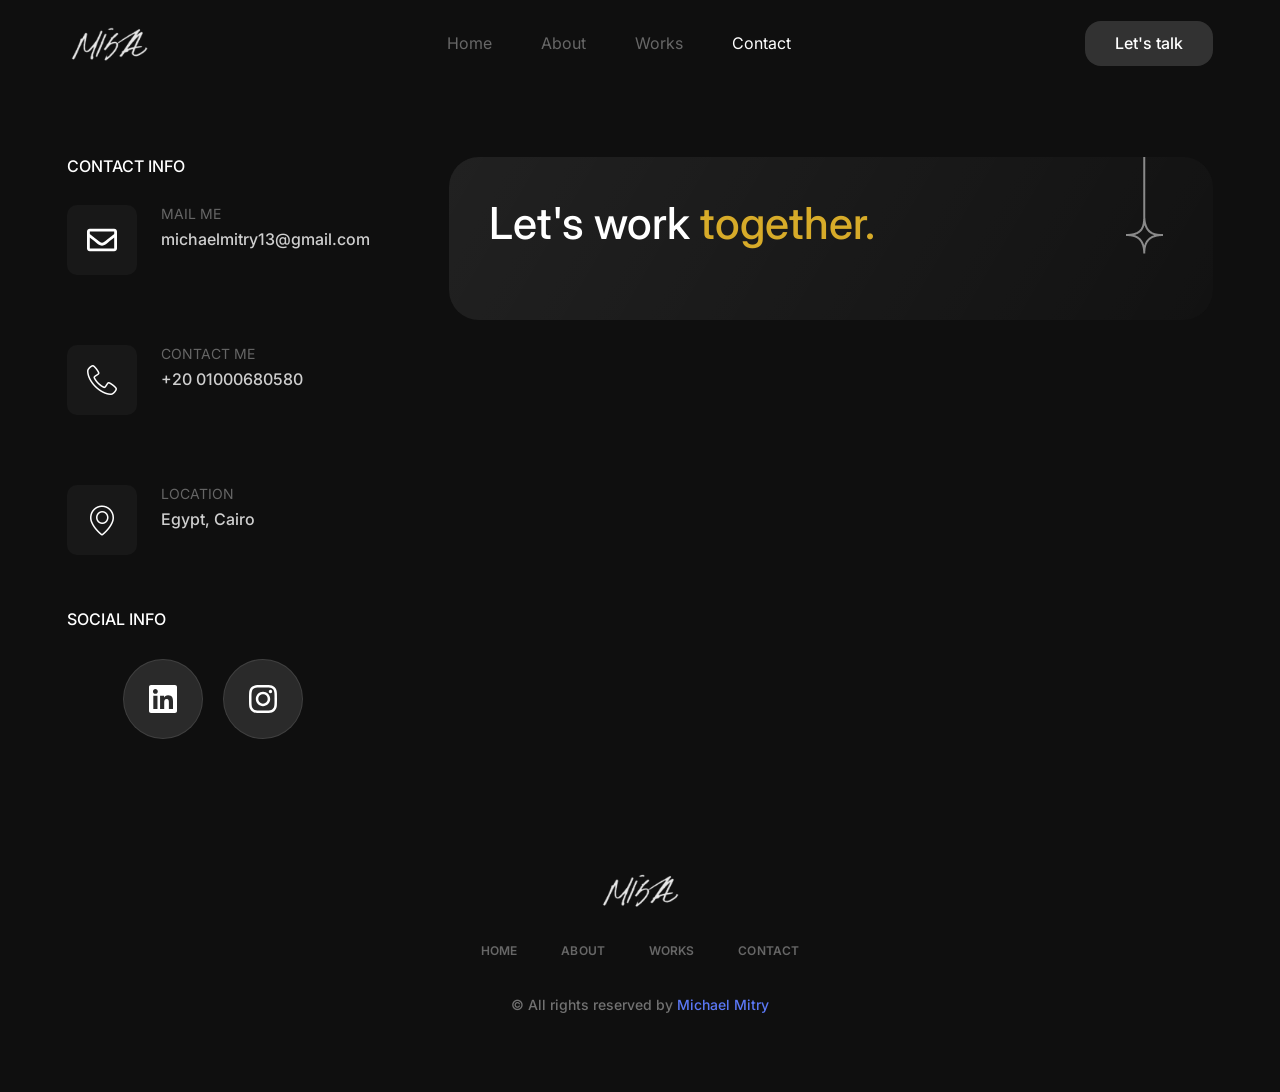
<file: contact/index.html>
<!DOCTYPE html>
<html lang="en-US">
<head>
	<meta charset="UTF-8">
	<meta name="viewport" content="width=device-width, initial-scale=1">
	<link rel="profile" href="http://gmpg.org/xfn/11">
	<link rel="pingback" href="https://michaelmagdy15.github.io/Mi5aWebsite/xmlrpc.php">
	<title>Contact &#8211; Mitry Visuals</title>
<meta name="robots" content="max-image-preview:large">
<link rel="alternate" type="application/rss+xml" title="Mitry Visuals &raquo; Feed" href="https://michaelmagdy15.github.io/Mi5aWebsite/feed/">
<link rel="alternate" type="application/rss+xml" title="Mitry Visuals &raquo; Comments Feed" href="https://michaelmagdy15.github.io/Mi5aWebsite/comments/feed/">
<script>
window._wpemojiSettings = {"baseUrl":"https:\/\/s.w.org\/images\/core\/emoji\/15.0.3\/72x72\/","ext":".png","svgUrl":"https:\/\/s.w.org\/images\/core\/emoji\/15.0.3\/svg\/","svgExt":".svg","source":{"concatemoji":"https:\/\/michaelmagdy15.github.io\/Mi5aWebsite\/wp-includes\/js\/wp-emoji-release.min.js?ver=6.6.2"}};
/*! This file is auto-generated */
!function(i,n){var o,s,e;function c(e){try{var t={supportTests:e,timestamp:(new Date).valueOf()};sessionStorage.setItem(o,JSON.stringify(t))}catch(e){}}function p(e,t,n){e.clearRect(0,0,e.canvas.width,e.canvas.height),e.fillText(t,0,0);var t=new Uint32Array(e.getImageData(0,0,e.canvas.width,e.canvas.height).data),r=(e.clearRect(0,0,e.canvas.width,e.canvas.height),e.fillText(n,0,0),new Uint32Array(e.getImageData(0,0,e.canvas.width,e.canvas.height).data));return t.every(function(e,t){return e===r[t]})}function u(e,t,n){switch(t){case"flag":return n(e,"🏳️‍⚧️","🏳️​⚧️")?!1:!n(e,"🇺🇳","🇺​🇳")&&!n(e,"🏴󠁧󠁢󠁥󠁮󠁧󠁿","🏴​󠁧​󠁢​󠁥​󠁮​󠁧​󠁿");case"emoji":return!n(e,"🐦‍⬛","🐦​⬛")}return!1}function f(e,t,n){var r="undefined"!=typeof WorkerGlobalScope&&self instanceof WorkerGlobalScope?new OffscreenCanvas(300,150):i.createElement("canvas"),a=r.getContext("2d",{willReadFrequently:!0}),o=(a.textBaseline="top",a.font="600 32px Arial",{});return e.forEach(function(e){o[e]=t(a,e,n)}),o}function t(e){var t=i.createElement("script");t.src=e,t.defer=!0,i.head.appendChild(t)}"undefined"!=typeof Promise&&(o="wpEmojiSettingsSupports",s=["flag","emoji"],n.supports={everything:!0,everythingExceptFlag:!0},e=new Promise(function(e){i.addEventListener("DOMContentLoaded",e,{once:!0})}),new Promise(function(t){var n=function(){try{var e=JSON.parse(sessionStorage.getItem(o));if("object"==typeof e&&"number"==typeof e.timestamp&&(new Date).valueOf()<e.timestamp+604800&&"object"==typeof e.supportTests)return e.supportTests}catch(e){}return null}();if(!n){if("undefined"!=typeof Worker&&"undefined"!=typeof OffscreenCanvas&&"undefined"!=typeof URL&&URL.createObjectURL&&"undefined"!=typeof Blob)try{var e="postMessage("+f.toString()+"("+[JSON.stringify(s),u.toString(),p.toString()].join(",")+"));",r=new Blob([e],{type:"text/javascript"}),a=new Worker(URL.createObjectURL(r),{name:"wpTestEmojiSupports"});return void(a.onmessage=function(e){c(n=e.data),a.terminate(),t(n)})}catch(e){}c(n=f(s,u,p))}t(n)}).then(function(e){for(var t in e)n.supports[t]=e[t],n.supports.everything=n.supports.everything&&n.supports[t],"flag"!==t&&(n.supports.everythingExceptFlag=n.supports.everythingExceptFlag&&n.supports[t]);n.supports.everythingExceptFlag=n.supports.everythingExceptFlag&&!n.supports.flag,n.DOMReady=!1,n.readyCallback=function(){n.DOMReady=!0}}).then(function(){return e}).then(function(){var e;n.supports.everything||(n.readyCallback(),(e=n.source||{}).concatemoji?t(e.concatemoji):e.wpemoji&&e.twemoji&&(t(e.twemoji),t(e.wpemoji)))}))}((window,document),window._wpemojiSettings);
</script>
<link rel="stylesheet" id="hfe-widgets-style-css" href="https://michaelmagdy15.github.io/Mi5aWebsite/wp-content/plugins/header-footer-elementor/inc/widgets-css/frontend.css?ver=1.6.41" media="all">
<style id="wp-emoji-styles-inline-css">img.wp-smiley, img.emoji {
		display: inline !important;
		border: none !important;
		box-shadow: none !important;
		height: 1em !important;
		width: 1em !important;
		margin: 0 0.07em !important;
		vertical-align: -0.1em !important;
		background: none !important;
		padding: 0 !important;
	}</style>
<style id="classic-theme-styles-inline-css">/*! This file is auto-generated */
.wp-block-button__link{color:#fff;background-color:#32373c;border-radius:9999px;box-shadow:none;text-decoration:none;padding:calc(.667em + 2px) calc(1.333em + 2px);font-size:1.125em}.wp-block-file__button{background:#32373c;color:#fff;text-decoration:none}</style>
<style id="global-styles-inline-css">:root{--wp--preset--aspect-ratio--square: 1;--wp--preset--aspect-ratio--4-3: 4/3;--wp--preset--aspect-ratio--3-4: 3/4;--wp--preset--aspect-ratio--3-2: 3/2;--wp--preset--aspect-ratio--2-3: 2/3;--wp--preset--aspect-ratio--16-9: 16/9;--wp--preset--aspect-ratio--9-16: 9/16;--wp--preset--color--black: #000000;--wp--preset--color--cyan-bluish-gray: #abb8c3;--wp--preset--color--white: #ffffff;--wp--preset--color--pale-pink: #f78da7;--wp--preset--color--vivid-red: #cf2e2e;--wp--preset--color--luminous-vivid-orange: #ff6900;--wp--preset--color--luminous-vivid-amber: #fcb900;--wp--preset--color--light-green-cyan: #7bdcb5;--wp--preset--color--vivid-green-cyan: #00d084;--wp--preset--color--pale-cyan-blue: #8ed1fc;--wp--preset--color--vivid-cyan-blue: #0693e3;--wp--preset--color--vivid-purple: #9b51e0;--wp--preset--gradient--vivid-cyan-blue-to-vivid-purple: linear-gradient(135deg,rgba(6,147,227,1) 0%,rgb(155,81,224) 100%);--wp--preset--gradient--light-green-cyan-to-vivid-green-cyan: linear-gradient(135deg,rgb(122,220,180) 0%,rgb(0,208,130) 100%);--wp--preset--gradient--luminous-vivid-amber-to-luminous-vivid-orange: linear-gradient(135deg,rgba(252,185,0,1) 0%,rgba(255,105,0,1) 100%);--wp--preset--gradient--luminous-vivid-orange-to-vivid-red: linear-gradient(135deg,rgba(255,105,0,1) 0%,rgb(207,46,46) 100%);--wp--preset--gradient--very-light-gray-to-cyan-bluish-gray: linear-gradient(135deg,rgb(238,238,238) 0%,rgb(169,184,195) 100%);--wp--preset--gradient--cool-to-warm-spectrum: linear-gradient(135deg,rgb(74,234,220) 0%,rgb(151,120,209) 20%,rgb(207,42,186) 40%,rgb(238,44,130) 60%,rgb(251,105,98) 80%,rgb(254,248,76) 100%);--wp--preset--gradient--blush-light-purple: linear-gradient(135deg,rgb(255,206,236) 0%,rgb(152,150,240) 100%);--wp--preset--gradient--blush-bordeaux: linear-gradient(135deg,rgb(254,205,165) 0%,rgb(254,45,45) 50%,rgb(107,0,62) 100%);--wp--preset--gradient--luminous-dusk: linear-gradient(135deg,rgb(255,203,112) 0%,rgb(199,81,192) 50%,rgb(65,88,208) 100%);--wp--preset--gradient--pale-ocean: linear-gradient(135deg,rgb(255,245,203) 0%,rgb(182,227,212) 50%,rgb(51,167,181) 100%);--wp--preset--gradient--electric-grass: linear-gradient(135deg,rgb(202,248,128) 0%,rgb(113,206,126) 100%);--wp--preset--gradient--midnight: linear-gradient(135deg,rgb(2,3,129) 0%,rgb(40,116,252) 100%);--wp--preset--font-size--small: 13px;--wp--preset--font-size--medium: 20px;--wp--preset--font-size--large: 36px;--wp--preset--font-size--x-large: 42px;--wp--preset--spacing--20: 0.44rem;--wp--preset--spacing--30: 0.67rem;--wp--preset--spacing--40: 1rem;--wp--preset--spacing--50: 1.5rem;--wp--preset--spacing--60: 2.25rem;--wp--preset--spacing--70: 3.38rem;--wp--preset--spacing--80: 5.06rem;--wp--preset--shadow--natural: 6px 6px 9px rgba(0, 0, 0, 0.2);--wp--preset--shadow--deep: 12px 12px 50px rgba(0, 0, 0, 0.4);--wp--preset--shadow--sharp: 6px 6px 0px rgba(0, 0, 0, 0.2);--wp--preset--shadow--outlined: 6px 6px 0px -3px rgba(255, 255, 255, 1), 6px 6px rgba(0, 0, 0, 1);--wp--preset--shadow--crisp: 6px 6px 0px rgba(0, 0, 0, 1);}:where(.is-layout-flex){gap: 0.5em;}:where(.is-layout-grid){gap: 0.5em;}body .is-layout-flex{display: flex;}.is-layout-flex{flex-wrap: wrap;align-items: center;}.is-layout-flex > :is(*, div){margin: 0;}body .is-layout-grid{display: grid;}.is-layout-grid > :is(*, div){margin: 0;}:where(.wp-block-columns.is-layout-flex){gap: 2em;}:where(.wp-block-columns.is-layout-grid){gap: 2em;}:where(.wp-block-post-template.is-layout-flex){gap: 1.25em;}:where(.wp-block-post-template.is-layout-grid){gap: 1.25em;}.has-black-color{color: var(--wp--preset--color--black) !important;}.has-cyan-bluish-gray-color{color: var(--wp--preset--color--cyan-bluish-gray) !important;}.has-white-color{color: var(--wp--preset--color--white) !important;}.has-pale-pink-color{color: var(--wp--preset--color--pale-pink) !important;}.has-vivid-red-color{color: var(--wp--preset--color--vivid-red) !important;}.has-luminous-vivid-orange-color{color: var(--wp--preset--color--luminous-vivid-orange) !important;}.has-luminous-vivid-amber-color{color: var(--wp--preset--color--luminous-vivid-amber) !important;}.has-light-green-cyan-color{color: var(--wp--preset--color--light-green-cyan) !important;}.has-vivid-green-cyan-color{color: var(--wp--preset--color--vivid-green-cyan) !important;}.has-pale-cyan-blue-color{color: var(--wp--preset--color--pale-cyan-blue) !important;}.has-vivid-cyan-blue-color{color: var(--wp--preset--color--vivid-cyan-blue) !important;}.has-vivid-purple-color{color: var(--wp--preset--color--vivid-purple) !important;}.has-black-background-color{background-color: var(--wp--preset--color--black) !important;}.has-cyan-bluish-gray-background-color{background-color: var(--wp--preset--color--cyan-bluish-gray) !important;}.has-white-background-color{background-color: var(--wp--preset--color--white) !important;}.has-pale-pink-background-color{background-color: var(--wp--preset--color--pale-pink) !important;}.has-vivid-red-background-color{background-color: var(--wp--preset--color--vivid-red) !important;}.has-luminous-vivid-orange-background-color{background-color: var(--wp--preset--color--luminous-vivid-orange) !important;}.has-luminous-vivid-amber-background-color{background-color: var(--wp--preset--color--luminous-vivid-amber) !important;}.has-light-green-cyan-background-color{background-color: var(--wp--preset--color--light-green-cyan) !important;}.has-vivid-green-cyan-background-color{background-color: var(--wp--preset--color--vivid-green-cyan) !important;}.has-pale-cyan-blue-background-color{background-color: var(--wp--preset--color--pale-cyan-blue) !important;}.has-vivid-cyan-blue-background-color{background-color: var(--wp--preset--color--vivid-cyan-blue) !important;}.has-vivid-purple-background-color{background-color: var(--wp--preset--color--vivid-purple) !important;}.has-black-border-color{border-color: var(--wp--preset--color--black) !important;}.has-cyan-bluish-gray-border-color{border-color: var(--wp--preset--color--cyan-bluish-gray) !important;}.has-white-border-color{border-color: var(--wp--preset--color--white) !important;}.has-pale-pink-border-color{border-color: var(--wp--preset--color--pale-pink) !important;}.has-vivid-red-border-color{border-color: var(--wp--preset--color--vivid-red) !important;}.has-luminous-vivid-orange-border-color{border-color: var(--wp--preset--color--luminous-vivid-orange) !important;}.has-luminous-vivid-amber-border-color{border-color: var(--wp--preset--color--luminous-vivid-amber) !important;}.has-light-green-cyan-border-color{border-color: var(--wp--preset--color--light-green-cyan) !important;}.has-vivid-green-cyan-border-color{border-color: var(--wp--preset--color--vivid-green-cyan) !important;}.has-pale-cyan-blue-border-color{border-color: var(--wp--preset--color--pale-cyan-blue) !important;}.has-vivid-cyan-blue-border-color{border-color: var(--wp--preset--color--vivid-cyan-blue) !important;}.has-vivid-purple-border-color{border-color: var(--wp--preset--color--vivid-purple) !important;}.has-vivid-cyan-blue-to-vivid-purple-gradient-background{background: var(--wp--preset--gradient--vivid-cyan-blue-to-vivid-purple) !important;}.has-light-green-cyan-to-vivid-green-cyan-gradient-background{background: var(--wp--preset--gradient--light-green-cyan-to-vivid-green-cyan) !important;}.has-luminous-vivid-amber-to-luminous-vivid-orange-gradient-background{background: var(--wp--preset--gradient--luminous-vivid-amber-to-luminous-vivid-orange) !important;}.has-luminous-vivid-orange-to-vivid-red-gradient-background{background: var(--wp--preset--gradient--luminous-vivid-orange-to-vivid-red) !important;}.has-very-light-gray-to-cyan-bluish-gray-gradient-background{background: var(--wp--preset--gradient--very-light-gray-to-cyan-bluish-gray) !important;}.has-cool-to-warm-spectrum-gradient-background{background: var(--wp--preset--gradient--cool-to-warm-spectrum) !important;}.has-blush-light-purple-gradient-background{background: var(--wp--preset--gradient--blush-light-purple) !important;}.has-blush-bordeaux-gradient-background{background: var(--wp--preset--gradient--blush-bordeaux) !important;}.has-luminous-dusk-gradient-background{background: var(--wp--preset--gradient--luminous-dusk) !important;}.has-pale-ocean-gradient-background{background: var(--wp--preset--gradient--pale-ocean) !important;}.has-electric-grass-gradient-background{background: var(--wp--preset--gradient--electric-grass) !important;}.has-midnight-gradient-background{background: var(--wp--preset--gradient--midnight) !important;}.has-small-font-size{font-size: var(--wp--preset--font-size--small) !important;}.has-medium-font-size{font-size: var(--wp--preset--font-size--medium) !important;}.has-large-font-size{font-size: var(--wp--preset--font-size--large) !important;}.has-x-large-font-size{font-size: var(--wp--preset--font-size--x-large) !important;}
:where(.wp-block-post-template.is-layout-flex){gap: 1.25em;}:where(.wp-block-post-template.is-layout-grid){gap: 1.25em;}
:where(.wp-block-columns.is-layout-flex){gap: 2em;}:where(.wp-block-columns.is-layout-grid){gap: 2em;}
:root :where(.wp-block-pullquote){font-size: 1.5em;line-height: 1.6;}</style>
<link rel="stylesheet" id="hfe-style-css" href="https://michaelmagdy15.github.io/Mi5aWebsite/wp-content/plugins/header-footer-elementor/assets/css/header-footer-elementor.css?ver=1.6.41" media="all">
<link rel="stylesheet" id="elementor-frontend-css" href="https://michaelmagdy15.github.io/Mi5aWebsite/wp-content/plugins/elementor/assets/css/frontend.min.css?ver=3.24.2" media="all">
<link rel="stylesheet" id="swiper-css" href="https://michaelmagdy15.github.io/Mi5aWebsite/wp-content/plugins/elementor/assets/lib/swiper/v8/css/swiper.min.css?ver=8.4.5" media="all">
<link rel="stylesheet" id="e-swiper-css" href="https://michaelmagdy15.github.io/Mi5aWebsite/wp-content/plugins/elementor/assets/css/conditionals/e-swiper.min.css?ver=3.24.2" media="all">
<link rel="stylesheet" id="elementor-post-11-css" href="https://michaelmagdy15.github.io/Mi5aWebsite/wp-content/uploads/elementor/css/post-11.css?ver=1726438815" media="all">
<link rel="stylesheet" id="elementor-global-css" href="https://michaelmagdy15.github.io/Mi5aWebsite/wp-content/uploads/elementor/css/global.css?ver=1726438915" media="all">
<link rel="stylesheet" id="widget-heading-css" href="https://michaelmagdy15.github.io/Mi5aWebsite/wp-content/plugins/elementor/assets/css/widget-heading.min.css?ver=3.24.2" media="all">
<link rel="stylesheet" id="widget-icon-box-css" href="https://michaelmagdy15.github.io/Mi5aWebsite/wp-content/plugins/elementor/assets/css/widget-icon-box.min.css?ver=3.24.2" media="all">
<link rel="stylesheet" id="widget-social-icons-css" href="https://michaelmagdy15.github.io/Mi5aWebsite/wp-content/plugins/elementor/assets/css/widget-social-icons.min.css?ver=3.24.2" media="all">
<link rel="stylesheet" id="e-apple-webkit-css" href="https://michaelmagdy15.github.io/Mi5aWebsite/wp-content/plugins/elementor/assets/css/conditionals/apple-webkit.min.css?ver=3.24.2" media="all">
<link rel="stylesheet" id="e-animation-zoomIn-css" href="https://michaelmagdy15.github.io/Mi5aWebsite/wp-content/plugins/elementor/assets/lib/animations/styles/zoomIn.min.css?ver=3.24.2" media="all">
<link rel="stylesheet" id="widget-image-css" href="https://michaelmagdy15.github.io/Mi5aWebsite/wp-content/plugins/elementor/assets/css/widget-image.min.css?ver=3.24.2" media="all">
<link rel="stylesheet" id="font-awesome-5-all-css" href="https://michaelmagdy15.github.io/Mi5aWebsite/wp-content/plugins/elementor/assets/lib/font-awesome/css/all.min.css?ver=3.24.2" media="all">
<link rel="stylesheet" id="font-awesome-4-shim-css" href="https://michaelmagdy15.github.io/Mi5aWebsite/wp-content/plugins/elementor/assets/lib/font-awesome/css/v4-shims.min.css?ver=3.24.2" media="all">
<link rel="stylesheet" id="elementor-post-27-css" href="https://michaelmagdy15.github.io/Mi5aWebsite/wp-content/uploads/elementor/css/post-27.css?ver=1726704060" media="all">
<link rel="stylesheet" id="elementor-post-78-css" href="https://michaelmagdy15.github.io/Mi5aWebsite/wp-content/uploads/elementor/css/post-78.css?ver=1726438915" media="all">
<link rel="stylesheet" id="elementor-post-86-css" href="https://michaelmagdy15.github.io/Mi5aWebsite/wp-content/uploads/elementor/css/post-86.css?ver=1726438886" media="all">
<link rel="stylesheet" id="metform-ui-css" href="https://michaelmagdy15.github.io/Mi5aWebsite/wp-content/plugins/metform/public/assets/css/metform-ui.css?ver=3.9.0" media="all">
<link rel="stylesheet" id="metform-style-css" href="https://michaelmagdy15.github.io/Mi5aWebsite/wp-content/plugins/metform/public/assets/css/style.css?ver=3.9.0" media="all">
<link rel="stylesheet" id="cute-alert-css" href="https://michaelmagdy15.github.io/Mi5aWebsite/wp-content/plugins/metform/public/assets/lib/cute-alert/style.css?ver=3.9.0" media="all">
<link rel="stylesheet" id="text-editor-style-css" href="https://michaelmagdy15.github.io/Mi5aWebsite/wp-content/plugins/metform/public/assets/css/text-editor.css?ver=3.9.0" media="all">
<link rel="stylesheet" id="hello-elementor-css" href="https://michaelmagdy15.github.io/Mi5aWebsite/wp-content/themes/hello-elementor/style.min.css?ver=3.1.1" media="all">
<link rel="stylesheet" id="hello-elementor-theme-style-css" href="https://michaelmagdy15.github.io/Mi5aWebsite/wp-content/themes/hello-elementor/theme.min.css?ver=3.1.1" media="all">
<link rel="stylesheet" id="hello-elementor-header-footer-css" href="https://michaelmagdy15.github.io/Mi5aWebsite/wp-content/themes/hello-elementor/header-footer.min.css?ver=3.1.1" media="all">
<link rel="stylesheet" id="elementor-icons-ekiticons-css" href="https://michaelmagdy15.github.io/Mi5aWebsite/wp-content/plugins/elementskit-lite/modules/elementskit-icon-pack/assets/css/ekiticons.css?ver=3.2.7" media="all">
<link rel="stylesheet" id="ekit-widget-styles-css" href="https://michaelmagdy15.github.io/Mi5aWebsite/wp-content/plugins/elementskit-lite/widgets/init/assets/css/widget-styles.css?ver=3.2.7" media="all">
<link rel="stylesheet" id="ekit-responsive-css" href="https://michaelmagdy15.github.io/Mi5aWebsite/wp-content/plugins/elementskit-lite/widgets/init/assets/css/responsive.css?ver=3.2.7" media="all">
<link rel="stylesheet" id="google-fonts-1-css" href="https://fonts.googleapis.com/css?family=Roboto%3A100%2C100italic%2C200%2C200italic%2C300%2C300italic%2C400%2C400italic%2C500%2C500italic%2C600%2C600italic%2C700%2C700italic%2C800%2C800italic%2C900%2C900italic%7CRoboto+Slab%3A100%2C100italic%2C200%2C200italic%2C300%2C300italic%2C400%2C400italic%2C500%2C500italic%2C600%2C600italic%2C700%2C700italic%2C800%2C800italic%2C900%2C900italic%7CInter%3A100%2C100italic%2C200%2C200italic%2C300%2C300italic%2C400%2C400italic%2C500%2C500italic%2C600%2C600italic%2C700%2C700italic%2C800%2C800italic%2C900%2C900italic&#038;display=swap&#038;ver=6.6.2" media="all">
<link rel="preconnect" href="https://fonts.gstatic.com/" crossorigin>
<script src="https://michaelmagdy15.github.io/Mi5aWebsite/wp-content/plugins/elementor/assets/lib/font-awesome/js/v4-shims.min.js?ver=3.24.2" id="font-awesome-4-shim-js"></script>
<script src="https://michaelmagdy15.github.io/Mi5aWebsite/wp-includes/js/jquery/jquery.min.js?ver=3.7.1" id="jquery-core-js"></script>
<script src="https://michaelmagdy15.github.io/Mi5aWebsite/wp-includes/js/jquery/jquery-migrate.min.js?ver=3.4.1" id="jquery-migrate-js"></script>
<link rel="https://api.w.org/" href="https://michaelmagdy15.github.io/Mi5aWebsite/wp-json/">
<link rel="alternate" title="JSON" type="application/json" href="https://michaelmagdy15.github.io/Mi5aWebsite/wp-json/wp/v2/pages/27">
<link rel="EditURI" type="application/rsd+xml" title="RSD" href="https://michaelmagdy15.github.io/Mi5aWebsite/xmlrpc.php?rsd">
<meta name="generator" content="WordPress 6.6.2">
<link rel="canonical" href="https://michaelmagdy15.github.io/Mi5aWebsite/contact/">
<link rel="shortlink" href="https://michaelmagdy15.github.io/Mi5aWebsite/?p=27">
<link rel="alternate" title="oEmbed (JSON)" type="application/json+oembed" href="https://michaelmagdy15.github.io/Mi5aWebsite/wp-json/oembed/1.0/embed?url=http%3A%2F%2Fhttps%3A%2F%2Fmichaelmagdy15.github.io%2FMi5aWebsite%2Fcontact%2F">
<link rel="alternate" title="oEmbed (XML)" type="text/xml+oembed" href="https://michaelmagdy15.github.io/Mi5aWebsite/wp-json/oembed/1.0/embed?url=http%3A%2F%2Fhttps%3A%2F%2Fmichaelmagdy15.github.io%2FMi5aWebsite%2Fcontact%2F#038;format=xml">
<meta name="generator" content="Elementor 3.24.2; features: e_font_icon_svg, additional_custom_breakpoints, e_optimized_control_loading, e_element_cache; settings: css_print_method-external, google_font-enabled, font_display-swap">
			<style>.e-con.e-parent:nth-of-type(n+4):not(.e-lazyloaded):not(.e-no-lazyload),
				.e-con.e-parent:nth-of-type(n+4):not(.e-lazyloaded):not(.e-no-lazyload) * {
					background-image: none !important;
				}
				@media screen and (max-height: 1024px) {
					.e-con.e-parent:nth-of-type(n+3):not(.e-lazyloaded):not(.e-no-lazyload),
					.e-con.e-parent:nth-of-type(n+3):not(.e-lazyloaded):not(.e-no-lazyload) * {
						background-image: none !important;
					}
				}
				@media screen and (max-height: 640px) {
					.e-con.e-parent:nth-of-type(n+2):not(.e-lazyloaded):not(.e-no-lazyload),
					.e-con.e-parent:nth-of-type(n+2):not(.e-lazyloaded):not(.e-no-lazyload) * {
						background-image: none !important;
					}
				}</style>
			</head>

<body class="page-template page-template-elementor_header_footer page page-id-27 ehf-header ehf-footer ehf-template-hello-elementor ehf-stylesheet-hello-elementor elementor-default elementor-template-full-width elementor-kit-11 elementor-page elementor-page-27">
<div id="page" class="hfeed site">

		<header id="masthead" itemscope="itemscope" itemtype="https://schema.org/WPHeader">
			<p class="main-title bhf-hidden" itemprop="headline"><a href="https://michaelmagdy15.github.io/Mi5aWebsite/" title="Mitry Visuals" rel="home">Mitry Visuals</a></p>
					<div data-elementor-type="wp-post" data-elementor-id="78" class="elementor elementor-78">
				<div class="elementor-element elementor-element-2ef2ed87 e-flex e-con-boxed e-con e-parent" data-id="2ef2ed87" data-element_type="container" data-settings="{&quot;background_background&quot;:&quot;classic&quot;}">
					<div class="e-con-inner">
		<div class="elementor-element elementor-element-1a44c6a1 e-con-full e-flex e-con e-child" data-id="1a44c6a1" data-element_type="container">
				<div class="elementor-element elementor-element-15d0cd91 elementor-widget elementor-widget-image" data-id="15d0cd91" data-element_type="widget" data-widget_type="image.default">
				<div class="elementor-widget-container">
														<a href="https://kitpapa.net/gridly/">
							<img width="224" height="126" src="https://michaelmagdy15.github.io/Mi5aWebsite/wp-content/uploads/2024/09/sign-2.png" class="attachment-large size-large wp-image-113" alt="">								</a>
													</div>
				</div>
				<div class="elementor-element elementor-element-2fb8a25 elementor-widget elementor-widget-ekit-nav-menu" data-id="2fb8a25" data-element_type="widget" data-widget_type="ekit-nav-menu.default">
				<div class="elementor-widget-container">
			<div class="ekit-wid-con ekit_menu_responsive_mobile" data-hamburger-icon="icon icon-menu-11" data-hamburger-icon-type="icon" data-responsive-breakpoint="767">            <button class="elementskit-menu-hamburger elementskit-menu-toggler" type="button" aria-label="hamburger-icon">
                <i aria-hidden="true" class="ekit-menu-icon icon icon-menu-11"></i>            </button>
            <div id="ekit-megamenu-menu" class="elementskit-menu-container elementskit-menu-offcanvas-elements elementskit-navbar-nav-default ekit-nav-menu-one-page-no ekit-nav-dropdown-hover">
<ul id="menu-menu" class="elementskit-navbar-nav elementskit-menu-po-center submenu-click-on-icon">
<li id="menu-item-55" class="menu-item menu-item-type-post_type menu-item-object-page menu-item-home menu-item-55 nav-item elementskit-mobile-builder-content" data-vertical-menu="750px"><a href="https://michaelmagdy15.github.io/Mi5aWebsite/" class="ekit-menu-nav-link">Home</a></li>
<li id="menu-item-56" class="menu-item menu-item-type-post_type menu-item-object-page menu-item-56 nav-item elementskit-mobile-builder-content" data-vertical-menu="750px"><a href="https://michaelmagdy15.github.io/Mi5aWebsite/about/" class="ekit-menu-nav-link">About</a></li>
<li id="menu-item-58" class="menu-item menu-item-type-post_type menu-item-object-page menu-item-58 nav-item elementskit-mobile-builder-content" data-vertical-menu="750px"><a href="https://michaelmagdy15.github.io/Mi5aWebsite/works/" class="ekit-menu-nav-link">Works</a></li>
<li id="menu-item-57" class="menu-item menu-item-type-post_type menu-item-object-page current-menu-item page_item page-item-27 current_page_item menu-item-57 nav-item elementskit-mobile-builder-content active" data-vertical-menu="750px"><a href="https://michaelmagdy15.github.io/Mi5aWebsite/contact/" class="ekit-menu-nav-link active">Contact</a></li>
</ul>
<div class="elementskit-nav-identity-panel">
				<div class="elementskit-site-title">
					<a class="elementskit-nav-logo" href="https://michaelmagdy15.github.io/Mi5aWebsite/" target="_self" rel="">
						<img title="" alt="">
					</a> 
				</div>
<button class="elementskit-menu-close elementskit-menu-toggler" type="button">X</button>
</div>
</div>			
			<div class="elementskit-menu-overlay elementskit-menu-offcanvas-elements elementskit-menu-toggler ekit-nav-menu--overlay"></div>
</div>		</div>
				</div>
				<div class="elementor-element elementor-element-28ce4499 elementor-align-right elementor-hidden-mobile elementor-widget elementor-widget-button" data-id="28ce4499" data-element_type="widget" data-widget_type="button.default">
				<div class="elementor-widget-container">
					<div class="elementor-button-wrapper">
			<a class="elementor-button elementor-button-link elementor-size-sm" href="https://michaelmagdy15.github.io/Mi5aWebsite/contact/">
						<span class="elementor-button-content-wrapper">
									<span class="elementor-button-text">Let's talk</span>
					</span>
					</a>
		</div>
				</div>
				</div>
				</div>
					</div>
				</div>
				</div>
				</header>

			<div data-elementor-type="wp-page" data-elementor-id="27" class="elementor elementor-27">
				<div class="elementor-element elementor-element-63336cb e-flex e-con-boxed e-con e-parent" data-id="63336cb" data-element_type="container" data-settings="{&quot;background_background&quot;:&quot;classic&quot;}">
					<div class="e-con-inner">
		<div class="elementor-element elementor-element-44ce6b84 e-con-full e-flex e-con e-child" data-id="44ce6b84" data-element_type="container">
		<div class="elementor-element elementor-element-60d10083 e-con-full e-flex elementor-invisible e-con e-child" data-id="60d10083" data-element_type="container" data-settings="{&quot;animation&quot;:&quot;zoomIn&quot;}">
				<div class="elementor-element elementor-element-79b30b45 elementor-widget elementor-widget-heading" data-id="79b30b45" data-element_type="widget" data-widget_type="heading.default">
				<div class="elementor-widget-container">
			<h2 class="elementor-heading-title elementor-size-default">CONTACT INFO</h2>		</div>
				</div>
		<div class="elementor-element elementor-element-39fc2684 e-flex e-con-boxed e-con e-child" data-id="39fc2684" data-element_type="container">
					<div class="e-con-inner">
				<div class="elementor-element elementor-element-50e140f1 elementor-view-stacked elementor-shape-square elementor-position-left elementor-mobile-position-left elementor-vertical-align-top elementor-widget elementor-widget-icon-box" data-id="50e140f1" data-element_type="widget" data-widget_type="icon-box.default">
				<div class="elementor-widget-container">
					<div class="elementor-icon-box-wrapper">

						<div class="elementor-icon-box-icon">
				<span class="elementor-icon elementor-animation-">
				<svg aria-hidden="true" class="e-font-icon-svg e-far-envelope" viewbox="0 0 512 512" xmlns="http://www.w3.org/2000/svg"><path d="M464 64H48C21.49 64 0 85.49 0 112v288c0 26.51 21.49 48 48 48h416c26.51 0 48-21.49 48-48V112c0-26.51-21.49-48-48-48zm0 48v40.805c-22.422 18.259-58.168 46.651-134.587 106.49-16.841 13.247-50.201 45.072-73.413 44.701-23.208.375-56.579-31.459-73.413-44.701C106.18 199.465 70.425 171.067 48 152.805V112h416zM48 400V214.398c22.914 18.251 55.409 43.862 104.938 82.646 21.857 17.205 60.134 55.186 103.062 54.955 42.717.231 80.509-37.199 103.053-54.947 49.528-38.783 82.032-64.401 104.947-82.653V400H48z"></path></svg>				</span>
			</div>
			
						<div class="elementor-icon-box-content">

									<h3 class="elementor-icon-box-title">
						<span>
							MAIL ME						</span>
					</h3>
				
									<p class="elementor-icon-box-description">
						michaelmitry13@gmail.com					</p>
				
			</div>
			
		</div>
				</div>
				</div>
				<div class="elementor-element elementor-element-33b68035 elementor-view-stacked elementor-shape-square elementor-position-left elementor-mobile-position-left elementor-vertical-align-top elementor-widget elementor-widget-icon-box" data-id="33b68035" data-element_type="widget" data-widget_type="icon-box.default">
				<div class="elementor-widget-container">
					<div class="elementor-icon-box-wrapper">

						<div class="elementor-icon-box-icon">
				<span class="elementor-icon elementor-animation-">
				<i aria-hidden="true" class="icon icon-phone-handset"></i>				</span>
			</div>
			
						<div class="elementor-icon-box-content">

									<h3 class="elementor-icon-box-title">
						<span>
							CONTACT ME						</span>
					</h3>
				
									<p class="elementor-icon-box-description">
						+20 01000680580					</p>
				
			</div>
			
		</div>
				</div>
				</div>
				<div class="elementor-element elementor-element-2f4b8f42 elementor-view-stacked elementor-shape-square elementor-position-left elementor-mobile-position-left elementor-vertical-align-top elementor-widget elementor-widget-icon-box" data-id="2f4b8f42" data-element_type="widget" data-widget_type="icon-box.default">
				<div class="elementor-widget-container">
					<div class="elementor-icon-box-wrapper">

						<div class="elementor-icon-box-icon">
				<span class="elementor-icon elementor-animation-">
				<i aria-hidden="true" class="icon icon-map-marker1"></i>				</span>
			</div>
			
						<div class="elementor-icon-box-content">

									<h3 class="elementor-icon-box-title">
						<span>
							LOCATION						</span>
					</h3>
				
									<p class="elementor-icon-box-description">
						Egypt, Cairo					</p>
				
			</div>
			
		</div>
				</div>
				</div>
					</div>
				</div>
				<div class="elementor-element elementor-element-28f62733 elementor-widget elementor-widget-heading" data-id="28f62733" data-element_type="widget" data-widget_type="heading.default">
				<div class="elementor-widget-container">
			<h2 class="elementor-heading-title elementor-size-default">SOCIAL INFO</h2>		</div>
				</div>
				<div class="elementor-element elementor-element-6b1ff138 elementor-shape-circle e-grid-align-mobile-left elementor-grid-0 e-grid-align-center elementor-widget elementor-widget-social-icons" data-id="6b1ff138" data-element_type="widget" data-widget_type="social-icons.default">
				<div class="elementor-widget-container">
					<div class="elementor-social-icons-wrapper elementor-grid">
							<span class="elementor-grid-item">
					<a class="elementor-icon elementor-social-icon elementor-social-icon-linkedin elementor-repeater-item-8e0571f" href="https://linkedin.com/in/michaelmitryvisuals" target="_blank">
						<span class="elementor-screen-only">Linkedin</span>
						<svg class="e-font-icon-svg e-fab-linkedin" viewbox="0 0 448 512" xmlns="http://www.w3.org/2000/svg"><path d="M416 32H31.9C14.3 32 0 46.5 0 64.3v383.4C0 465.5 14.3 480 31.9 480H416c17.6 0 32-14.5 32-32.3V64.3c0-17.8-14.4-32.3-32-32.3zM135.4 416H69V202.2h66.5V416zm-33.2-243c-21.3 0-38.5-17.3-38.5-38.5S80.9 96 102.2 96c21.2 0 38.5 17.3 38.5 38.5 0 21.3-17.2 38.5-38.5 38.5zm282.1 243h-66.4V312c0-24.8-.5-56.7-34.5-56.7-34.6 0-39.9 27-39.9 54.9V416h-66.4V202.2h63.7v29.2h.9c8.9-16.8 30.6-34.5 62.9-34.5 67.2 0 79.7 44.3 79.7 101.9V416z"></path></svg>					</a>
				</span>
							<span class="elementor-grid-item">
					<a class="elementor-icon elementor-social-icon elementor-social-icon-instagram elementor-repeater-item-fb760a6" href="https://instagram.com/michaelmagdymitry/" target="_blank">
						<span class="elementor-screen-only">Instagram</span>
						<svg class="e-font-icon-svg e-fab-instagram" viewbox="0 0 448 512" xmlns="http://www.w3.org/2000/svg"><path d="M224.1 141c-63.6 0-114.9 51.3-114.9 114.9s51.3 114.9 114.9 114.9S339 319.5 339 255.9 287.7 141 224.1 141zm0 189.6c-41.1 0-74.7-33.5-74.7-74.7s33.5-74.7 74.7-74.7 74.7 33.5 74.7 74.7-33.6 74.7-74.7 74.7zm146.4-194.3c0 14.9-12 26.8-26.8 26.8-14.9 0-26.8-12-26.8-26.8s12-26.8 26.8-26.8 26.8 12 26.8 26.8zm76.1 27.2c-1.7-35.9-9.9-67.7-36.2-93.9-26.2-26.2-58-34.4-93.9-36.2-37-2.1-147.9-2.1-184.9 0-35.8 1.7-67.6 9.9-93.9 36.1s-34.4 58-36.2 93.9c-2.1 37-2.1 147.9 0 184.9 1.7 35.9 9.9 67.7 36.2 93.9s58 34.4 93.9 36.2c37 2.1 147.9 2.1 184.9 0 35.9-1.7 67.7-9.9 93.9-36.2 26.2-26.2 34.4-58 36.2-93.9 2.1-37 2.1-147.8 0-184.8zM398.8 388c-7.8 19.6-22.9 34.7-42.6 42.6-29.5 11.7-99.5 9-132.1 9s-102.7 2.6-132.1-9c-19.6-7.8-34.7-22.9-42.6-42.6-11.7-29.5-9-99.5-9-132.1s-2.6-102.7 9-132.1c7.8-19.6 22.9-34.7 42.6-42.6 29.5-11.7 99.5-9 132.1-9s102.7-2.6 132.1 9c19.6 7.8 34.7 22.9 42.6 42.6 11.7 29.5 9 99.5 9 132.1s2.7 102.7-9 132.1z"></path></svg>					</a>
				</span>
					</div>
				</div>
				</div>
				</div>
		<div class="elementor-element elementor-element-77b071e9 e-con-full e-flex e-con e-child" data-id="77b071e9" data-element_type="container">
		<div class="elementor-element elementor-element-33706f3f e-flex e-con-boxed elementor-invisible e-con e-child" data-id="33706f3f" data-element_type="container" data-settings="{&quot;background_background&quot;:&quot;classic&quot;,&quot;animation&quot;:&quot;zoomIn&quot;}">
					<div class="e-con-inner">
				<div class="elementor-element elementor-element-6de82a3e elementor-absolute elementor-widget elementor-widget-image" data-id="6de82a3e" data-element_type="widget" data-settings="{&quot;_position&quot;:&quot;absolute&quot;}" data-widget_type="image.default">
				<div class="elementor-widget-container">
													<img decoding="async" width="37" height="97" src="https://michaelmagdy15.github.io/Mi5aWebsite/wp-content/uploads/2024/09/icon3.png" class="attachment-large size-large wp-image-20" alt="">													</div>
				</div>
				<div class="elementor-element elementor-element-165b3dd8 elementor-widget elementor-widget-elementskit-heading" data-id="165b3dd8" data-element_type="widget" data-widget_type="elementskit-heading.default">
				<div class="elementor-widget-container">
			<div class="ekit-wid-con"><div class="ekit-heading elementskit-section-title-wraper text_left   ekit_heading_tablet-   ekit_heading_mobile-"><h2 class="ekit-heading--title elementskit-section-title ">Let's  work  <span><span>together.</span></span>
</h2></div></div>		</div>
				</div>
				<div class="elementor-element elementor-element-79b9732e elementor-widget elementor-widget-metform" data-id="79b9732e" data-element_type="widget" data-widget_type="metform.default">
				<div class="elementor-widget-container">
			<div id="mf-response-props-id-1214" data-previous-steps-style="" data-editswitchopen="" data-response_type="alert" data-erroricon="fas fa-exclamation-triangle" data-successicon="fas fa-check" data-messageposition="top" class="   mf-scroll-top-no">
		<div class="formpicker_warper formpicker_warper_editable" data-metform-formpicker-key="1214">
				
			<div class="elementor-widget-container">
				
		<div id="metform-wrap-79b9732e-1214" class="mf-form-wrapper" data-form-id="1214" data-action="https://michaelmagdy15.github.io/Mi5aWebsite/wp-json/metform/v1/entries/insert/1214" data-wp-nonce="bea7c3e2ac" data-form-nonce="cdfde76ba7" data-quiz-summery="false" data-save-progress="false" data-form-type="contact_form" data-stop-vertical-effect=""></div>


		<!----------------------------- 
			* controls_data : find the the props passed indie of data attribute
			* props.SubmitResponseMarkup : contains the markup of error or success message
			* https://developer.mozilla.org/en-US/docs/Web/JavaScript/Reference/Template_literals
		--------------------------- -->

				<script type="text/mf" class="mf-template">
			function controls_data (value){
				let currentWrapper = "mf-response-props-id-1214";
				let currentEl = document.getElementById(currentWrapper);
				
				return currentEl ? currentEl.dataset[value] : false
			}


			let is_edit_mode = '' ? true : false;
			let message_position = controls_data('messageposition') || 'top';

			
			let message_successIcon = controls_data('successicon') || '';
			let message_errorIcon = controls_data('erroricon') || '';
			let message_editSwitch = controls_data('editswitchopen') === 'yes' ? true : false;
			let message_proClass = controls_data('editswitchopen') === 'yes' ? 'mf_pro_activated' : '';
			
			let is_dummy_markup = is_edit_mode && message_editSwitch ? true : false;

			
			return html`
				<form
					className="metform-form-content"
					ref=${parent.formContainerRef}
					onSubmit=${ validation.handleSubmit( parent.handleFormSubmit ) }
				
					>
			
			
					${is_dummy_markup ? message_position === 'top' ?  props.ResponseDummyMarkup(message_successIcon, message_proClass) : '' : ''}
					${is_dummy_markup ? ' ' :  message_position === 'top' ? props.SubmitResponseMarkup`${parent}${state}${message_successIcon}${message_errorIcon}${message_proClass}` : ''}

					<!--------------------------------------------------------
					*** IMPORTANT / DANGEROUS ***
					${html``} must be used as in immediate child of "metform-form-main-wrapper"
					class otherwise multistep form will not run at all
					---------------------------------------------------------->

					<div className="metform-form-main-wrapper" key=${'hide-form-after-submit'} ref=${parent.formRef}>
					${html`
											`}
					<\/div>

					${is_dummy_markup ? message_position === 'bottom' ? props.ResponseDummyMarkup(message_successIcon, message_proClass) : '' : ''}
					${is_dummy_markup ? ' ' : message_position === 'bottom' ? props.SubmitResponseMarkup`${parent}${state}${message_successIcon}${message_errorIcon}${message_proClass}` : ''}
				
				<\/form>
			`
		</script>

					</div>
		</div>
		</div>		</div>
				</div>
					</div>
				</div>
				</div>
				</div>
					</div>
				</div>
				</div>
		
		<footer itemtype="https://schema.org/WPFooter" itemscope="itemscope" id="colophon" role="contentinfo">
			<div class="footer-width-fixer">		<div data-elementor-type="wp-post" data-elementor-id="86" class="elementor elementor-86">
				<div class="elementor-element elementor-element-a27d79a e-flex e-con-boxed e-con e-parent" data-id="a27d79a" data-element_type="container" data-settings="{&quot;background_background&quot;:&quot;classic&quot;}">
					<div class="e-con-inner">
				<div class="elementor-element elementor-element-65636e6e elementor-widget elementor-widget-image" data-id="65636e6e" data-element_type="widget" data-widget_type="image.default">
				<div class="elementor-widget-container">
														<a href="https://kitpapa.net/gridly/">
							<img width="224" height="126" src="https://michaelmagdy15.github.io/Mi5aWebsite/wp-content/uploads/2024/09/sign-2.png" class="attachment-large size-large wp-image-113" alt="">								</a>
													</div>
				</div>
				<div class="elementor-element elementor-element-70159714 elementor-icon-list--layout-inline elementor-align-center elementor-list-item-link-full_width elementor-widget elementor-widget-icon-list" data-id="70159714" data-element_type="widget" data-widget_type="icon-list.default">
				<div class="elementor-widget-container">
					<ul class="elementor-icon-list-items elementor-inline-items">
							<li class="elementor-icon-list-item elementor-inline-item">
											<a href="https://michaelmagdy15.github.io/Mi5aWebsite/home">

											<span class="elementor-icon-list-text">Home</span>
											</a>
									</li>
								<li class="elementor-icon-list-item elementor-inline-item">
											<a href="https://michaelmagdy15.github.io/Mi5aWebsite/about">

											<span class="elementor-icon-list-text">About</span>
											</a>
									</li>
								<li class="elementor-icon-list-item elementor-inline-item">
											<a href="https://michaelmagdy15.github.io/Mi5aWebsite/works/">

											<span class="elementor-icon-list-text">Works</span>
											</a>
									</li>
								<li class="elementor-icon-list-item elementor-inline-item">
											<a href="https://michaelmagdy15.github.io/Mi5aWebsite/contact/">

											<span class="elementor-icon-list-text">Contact</span>
											</a>
									</li>
						</ul>
				</div>
				</div>
				<div class="elementor-element elementor-element-2e3174cf elementor-widget elementor-widget-elementskit-heading" data-id="2e3174cf" data-element_type="widget" data-widget_type="elementskit-heading.default">
				<div class="elementor-widget-container">
			<div class="ekit-wid-con"><div class="ekit-heading elementskit-section-title-wraper text_center   ekit_heading_tablet-   ekit_heading_mobile-"><h2 class="ekit-heading--title elementskit-section-title ">© All rights reserved by <span><span>Michael Mitry</span></span>
</h2></div></div>		</div>
				</div>
					</div>
				</div>
				</div>
		</div>		</footer>
	</div>
<!-- #page -->
			<script type="text/javascript">const lazyloadRunObserver = () => {
					const lazyloadBackgrounds = document.querySelectorAll( `.e-con.e-parent:not(.e-lazyloaded)` );
					const lazyloadBackgroundObserver = new IntersectionObserver( ( entries ) => {
						entries.forEach( ( entry ) => {
							if ( entry.isIntersecting ) {
								let lazyloadBackground = entry.target;
								if( lazyloadBackground ) {
									lazyloadBackground.classList.add( 'e-lazyloaded' );
								}
								lazyloadBackgroundObserver.unobserve( entry.target );
							}
						});
					}, { rootMargin: '200px 0px 200px 0px' } );
					lazyloadBackgrounds.forEach( ( lazyloadBackground ) => {
						lazyloadBackgroundObserver.observe( lazyloadBackground );
					} );
				};
				const events = [
					'DOMContentLoaded',
					'elementor/lazyload/observe',
				];
				events.forEach( ( event ) => {
					document.addEventListener( event, lazyloadRunObserver );
				} );</script>
			<link rel="stylesheet" id="widget-icon-list-css" href="https://michaelmagdy15.github.io/Mi5aWebsite/wp-content/plugins/elementor/assets/css/widget-icon-list.min.css?ver=3.24.2" media="all">
<script src="https://michaelmagdy15.github.io/Mi5aWebsite/wp-content/plugins/metform/public/assets/js/htm.js?ver=3.9.0" id="htm-js"></script>
<script src="https://michaelmagdy15.github.io/Mi5aWebsite/wp-includes/js/dist/vendor/react.min.js?ver=18.3.1" id="react-js"></script>
<script src="https://michaelmagdy15.github.io/Mi5aWebsite/wp-includes/js/dist/vendor/react-dom.min.js?ver=18.3.1" id="react-dom-js"></script>
<script src="https://michaelmagdy15.github.io/Mi5aWebsite/wp-includes/js/dist/escape-html.min.js?ver=6561a406d2d232a6fbd2" id="wp-escape-html-js"></script>
<script src="https://michaelmagdy15.github.io/Mi5aWebsite/wp-includes/js/dist/element.min.js?ver=cb762d190aebbec25b27" id="wp-element-js"></script>
<script id="metform-app-js-extra">var mf = {"postType":"page","restURI":"https:\/\/michaelmagdy15.github.io\/Mi5aWebsite\/wp-json\/metform\/v1\/forms\/views\/","minMsg1":"Minimum length should be ","Msg2":" character long.","maxMsg1":"Maximum length should be ","maxNum":"Maximum number should be ","minNum":"Minimum number should be "};</script>
<script src="https://michaelmagdy15.github.io/Mi5aWebsite/wp-content/plugins/metform/public/assets/js/app.js?ver=3.9.0" id="metform-app-js"></script>
<script src="https://michaelmagdy15.github.io/Mi5aWebsite/wp-content/plugins/metform/public/assets/lib/cute-alert/cute-alert.js?ver=3.9.0" id="cute-alert-js"></script>
<script src="https://michaelmagdy15.github.io/Mi5aWebsite/wp-content/themes/hello-elementor/assets/js/hello-frontend.min.js?ver=3.1.1" id="hello-theme-frontend-js"></script>
<script src="https://michaelmagdy15.github.io/Mi5aWebsite/wp-content/plugins/elementskit-lite/libs/framework/assets/js/frontend-script.js?ver=3.2.7" id="elementskit-framework-js-frontend-js"></script>
<script id="elementskit-framework-js-frontend-js-after">var elementskit = {
			resturl: 'https://michaelmagdy15.github.io/Mi5aWebsite/wp-json/elementskit/v1/',
		}</script>
<script src="https://michaelmagdy15.github.io/Mi5aWebsite/wp-content/plugins/elementskit-lite/widgets/init/assets/js/widget-scripts.js?ver=3.2.7" id="ekit-widget-scripts-js"></script>
<script src="https://michaelmagdy15.github.io/Mi5aWebsite/wp-content/plugins/elementor/assets/js/webpack.runtime.min.js?ver=3.24.2" id="elementor-webpack-runtime-js"></script>
<script src="https://michaelmagdy15.github.io/Mi5aWebsite/wp-content/plugins/elementor/assets/js/frontend-modules.min.js?ver=3.24.2" id="elementor-frontend-modules-js"></script>
<script src="https://michaelmagdy15.github.io/Mi5aWebsite/wp-includes/js/jquery/ui/core.min.js?ver=1.13.3" id="jquery-ui-core-js"></script>
<script id="elementor-frontend-js-before">var elementorFrontendConfig = {"environmentMode":{"edit":false,"wpPreview":false,"isScriptDebug":false},"i18n":{"shareOnFacebook":"Share on Facebook","shareOnTwitter":"Share on Twitter","pinIt":"Pin it","download":"Download","downloadImage":"Download image","fullscreen":"Fullscreen","zoom":"Zoom","share":"Share","playVideo":"Play Video","previous":"Previous","next":"Next","close":"Close","a11yCarouselWrapperAriaLabel":"Carousel | Horizontal scrolling: Arrow Left & Right","a11yCarouselPrevSlideMessage":"Previous slide","a11yCarouselNextSlideMessage":"Next slide","a11yCarouselFirstSlideMessage":"This is the first slide","a11yCarouselLastSlideMessage":"This is the last slide","a11yCarouselPaginationBulletMessage":"Go to slide"},"is_rtl":false,"breakpoints":{"xs":0,"sm":480,"md":768,"lg":1025,"xl":1440,"xxl":1600},"responsive":{"breakpoints":{"mobile":{"label":"Mobile Portrait","value":767,"default_value":767,"direction":"max","is_enabled":true},"mobile_extra":{"label":"Mobile Landscape","value":880,"default_value":880,"direction":"max","is_enabled":false},"tablet":{"label":"Tablet Portrait","value":1024,"default_value":1024,"direction":"max","is_enabled":true},"tablet_extra":{"label":"Tablet Landscape","value":1200,"default_value":1200,"direction":"max","is_enabled":false},"laptop":{"label":"Laptop","value":1366,"default_value":1366,"direction":"max","is_enabled":false},"widescreen":{"label":"Widescreen","value":2400,"default_value":2400,"direction":"min","is_enabled":false}}},"version":"3.24.2","is_static":false,"experimentalFeatures":{"e_font_icon_svg":true,"additional_custom_breakpoints":true,"container":true,"e_swiper_latest":true,"e_nested_atomic_repeaters":true,"e_optimized_control_loading":true,"e_onboarding":true,"hello-theme-header-footer":true,"home_screen":true,"ai-layout":true,"nested-elements":true,"editor_v2":true,"e_element_cache":true,"link-in-bio":true,"floating-buttons":true},"urls":{"assets":"https:\/\/michaelmagdy15.github.io\/Mi5aWebsite\/wp-content\/plugins\/elementor\/assets\/","ajaxurl":"https:\/\/michaelmagdy15.github.io\/Mi5aWebsite\/wp-admin\/admin-ajax.php"},"nonces":{"floatingButtonsClickTracking":"7efd20ffc0"},"swiperClass":"swiper","settings":{"page":[],"editorPreferences":[]},"kit":{"active_breakpoints":["viewport_mobile","viewport_tablet"],"global_image_lightbox":"yes","lightbox_enable_counter":"yes","lightbox_enable_fullscreen":"yes","lightbox_enable_zoom":"yes","lightbox_enable_share":"yes","lightbox_title_src":"title","lightbox_description_src":"description","hello_header_logo_type":"title","hello_header_menu_layout":"horizontal","hello_footer_logo_type":"logo"},"post":{"id":27,"title":"Contact%20%E2%80%93%20Mitry%20Visuals","excerpt":"","featuredImage":false}};</script>
<script src="https://michaelmagdy15.github.io/Mi5aWebsite/wp-content/plugins/elementor/assets/js/frontend.min.js?ver=3.24.2" id="elementor-frontend-js"></script>
<script src="https://michaelmagdy15.github.io/Mi5aWebsite/wp-content/plugins/elementskit-lite/widgets/init/assets/js/animate-circle.min.js?ver=3.2.7" id="animate-circle-js"></script>
<script id="elementskit-elementor-js-extra">var ekit_config = {"ajaxurl":"https:\/\/michaelmagdy15.github.io\/Mi5aWebsite\/wp-admin\/admin-ajax.php","nonce":"a0690073d7"};</script>
<script src="https://michaelmagdy15.github.io/Mi5aWebsite/wp-content/plugins/elementskit-lite/widgets/init/assets/js/elementor.js?ver=3.2.7" id="elementskit-elementor-js"></script>
</body>
</html>
</file>
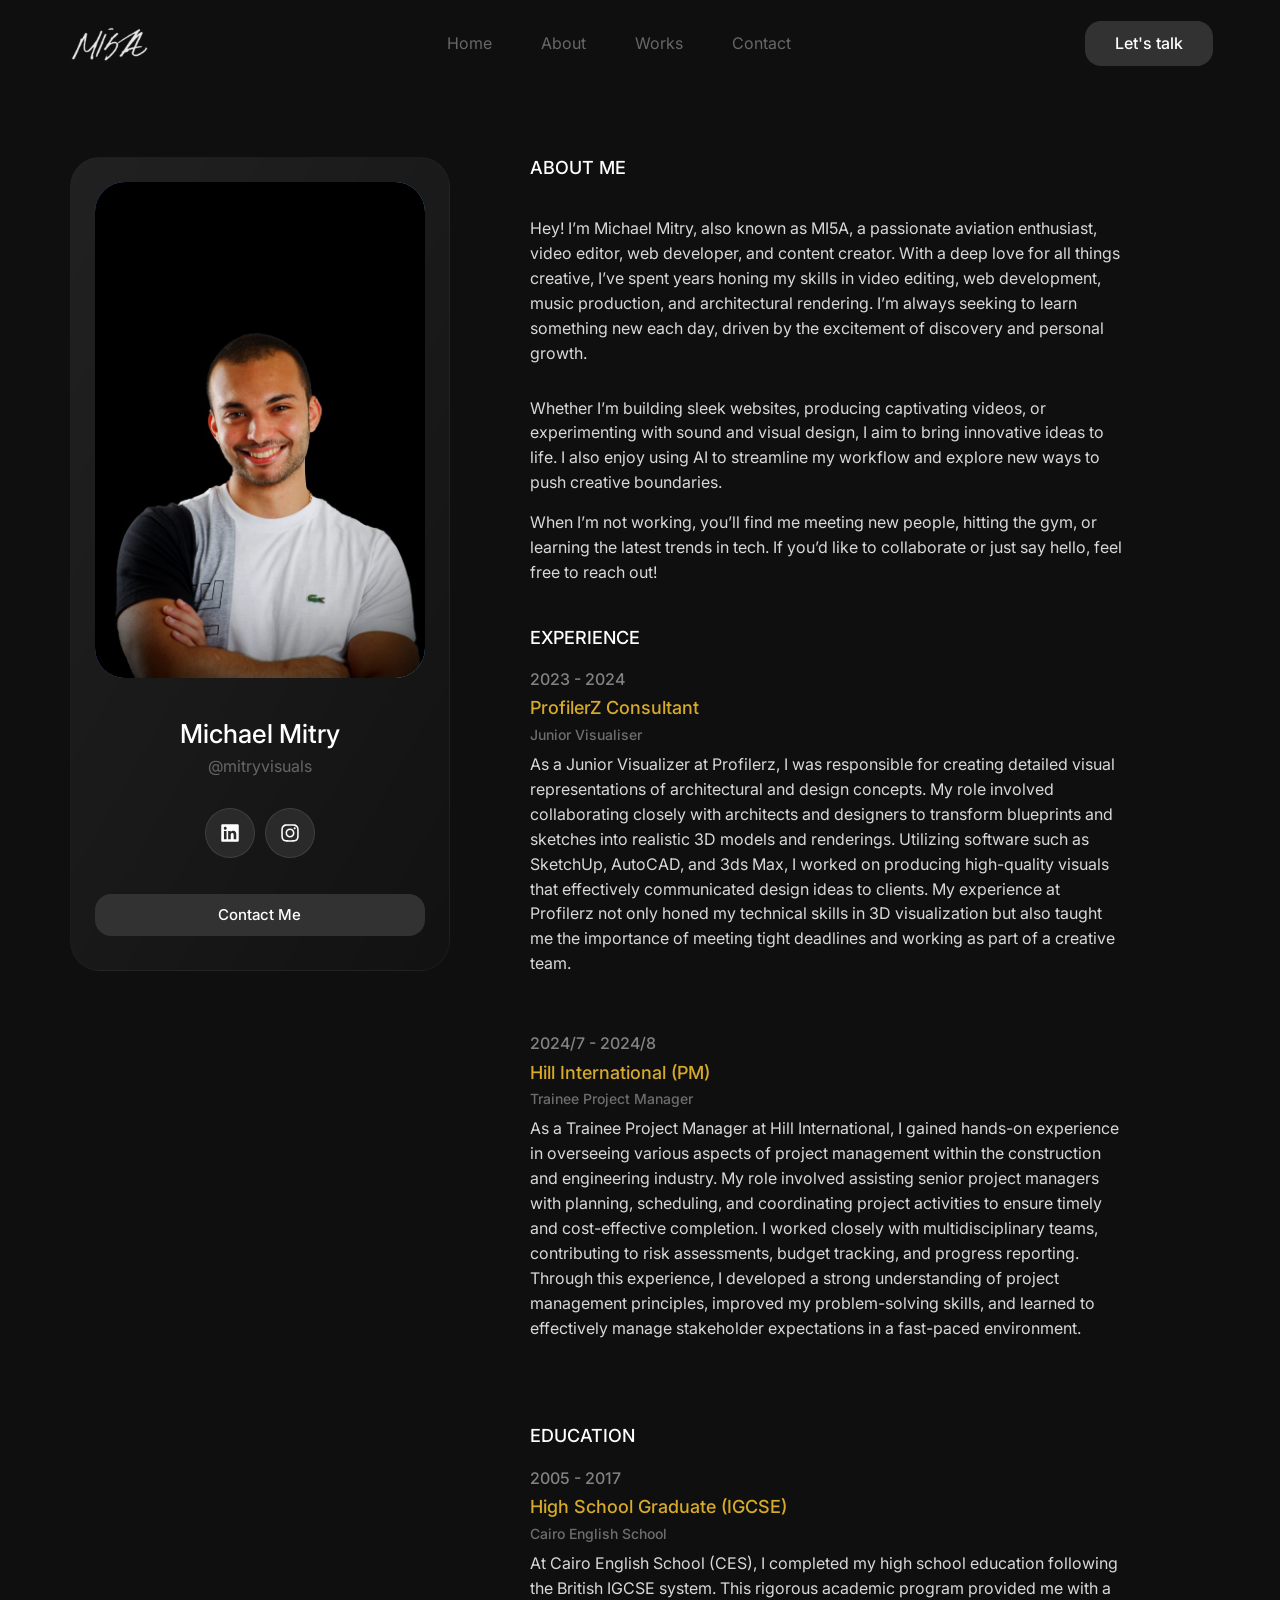
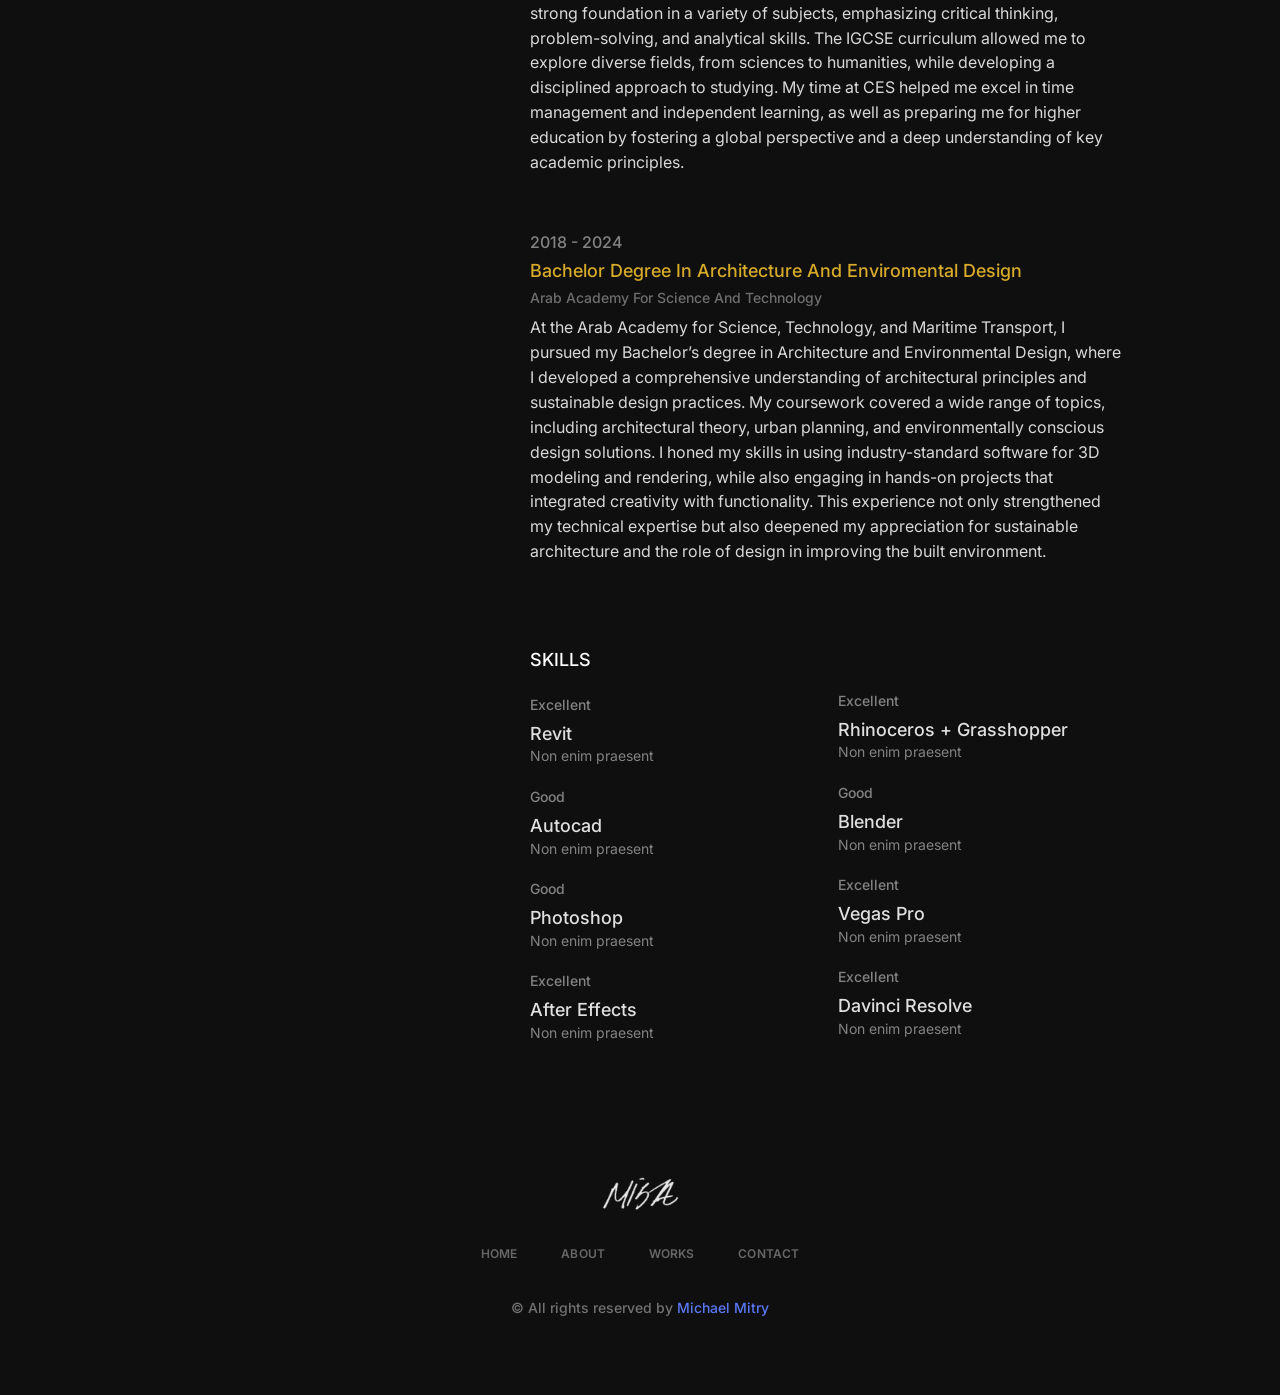
<file: credentials/index.html>
<!DOCTYPE html>
<html lang="en-US">
<head>
	<meta charset="UTF-8">
	<meta name="viewport" content="width=device-width, initial-scale=1">
	<link rel="profile" href="http://gmpg.org/xfn/11">
	<link rel="pingback" href="https://michaelmagdy15.github.io/Mi5aWebsite/xmlrpc.php">
	<title>Credentials &#8211; Mitry Visuals</title>
<meta name="robots" content="max-image-preview:large">
<link rel="alternate" type="application/rss+xml" title="Mitry Visuals &raquo; Feed" href="https://michaelmagdy15.github.io/Mi5aWebsite/feed/">
<link rel="alternate" type="application/rss+xml" title="Mitry Visuals &raquo; Comments Feed" href="https://michaelmagdy15.github.io/Mi5aWebsite/comments/feed/">
<script>
window._wpemojiSettings = {"baseUrl":"https:\/\/s.w.org\/images\/core\/emoji\/15.0.3\/72x72\/","ext":".png","svgUrl":"https:\/\/s.w.org\/images\/core\/emoji\/15.0.3\/svg\/","svgExt":".svg","source":{"concatemoji":"https:\/\/michaelmagdy15.github.io\/Mi5aWebsite\/wp-includes\/js\/wp-emoji-release.min.js?ver=6.6.2"}};
/*! This file is auto-generated */
!function(i,n){var o,s,e;function c(e){try{var t={supportTests:e,timestamp:(new Date).valueOf()};sessionStorage.setItem(o,JSON.stringify(t))}catch(e){}}function p(e,t,n){e.clearRect(0,0,e.canvas.width,e.canvas.height),e.fillText(t,0,0);var t=new Uint32Array(e.getImageData(0,0,e.canvas.width,e.canvas.height).data),r=(e.clearRect(0,0,e.canvas.width,e.canvas.height),e.fillText(n,0,0),new Uint32Array(e.getImageData(0,0,e.canvas.width,e.canvas.height).data));return t.every(function(e,t){return e===r[t]})}function u(e,t,n){switch(t){case"flag":return n(e,"🏳️‍⚧️","🏳️​⚧️")?!1:!n(e,"🇺🇳","🇺​🇳")&&!n(e,"🏴󠁧󠁢󠁥󠁮󠁧󠁿","🏴​󠁧​󠁢​󠁥​󠁮​󠁧​󠁿");case"emoji":return!n(e,"🐦‍⬛","🐦​⬛")}return!1}function f(e,t,n){var r="undefined"!=typeof WorkerGlobalScope&&self instanceof WorkerGlobalScope?new OffscreenCanvas(300,150):i.createElement("canvas"),a=r.getContext("2d",{willReadFrequently:!0}),o=(a.textBaseline="top",a.font="600 32px Arial",{});return e.forEach(function(e){o[e]=t(a,e,n)}),o}function t(e){var t=i.createElement("script");t.src=e,t.defer=!0,i.head.appendChild(t)}"undefined"!=typeof Promise&&(o="wpEmojiSettingsSupports",s=["flag","emoji"],n.supports={everything:!0,everythingExceptFlag:!0},e=new Promise(function(e){i.addEventListener("DOMContentLoaded",e,{once:!0})}),new Promise(function(t){var n=function(){try{var e=JSON.parse(sessionStorage.getItem(o));if("object"==typeof e&&"number"==typeof e.timestamp&&(new Date).valueOf()<e.timestamp+604800&&"object"==typeof e.supportTests)return e.supportTests}catch(e){}return null}();if(!n){if("undefined"!=typeof Worker&&"undefined"!=typeof OffscreenCanvas&&"undefined"!=typeof URL&&URL.createObjectURL&&"undefined"!=typeof Blob)try{var e="postMessage("+f.toString()+"("+[JSON.stringify(s),u.toString(),p.toString()].join(",")+"));",r=new Blob([e],{type:"text/javascript"}),a=new Worker(URL.createObjectURL(r),{name:"wpTestEmojiSupports"});return void(a.onmessage=function(e){c(n=e.data),a.terminate(),t(n)})}catch(e){}c(n=f(s,u,p))}t(n)}).then(function(e){for(var t in e)n.supports[t]=e[t],n.supports.everything=n.supports.everything&&n.supports[t],"flag"!==t&&(n.supports.everythingExceptFlag=n.supports.everythingExceptFlag&&n.supports[t]);n.supports.everythingExceptFlag=n.supports.everythingExceptFlag&&!n.supports.flag,n.DOMReady=!1,n.readyCallback=function(){n.DOMReady=!0}}).then(function(){return e}).then(function(){var e;n.supports.everything||(n.readyCallback(),(e=n.source||{}).concatemoji?t(e.concatemoji):e.wpemoji&&e.twemoji&&(t(e.twemoji),t(e.wpemoji)))}))}((window,document),window._wpemojiSettings);
</script>
<link rel="stylesheet" id="hfe-widgets-style-css" href="https://michaelmagdy15.github.io/Mi5aWebsite/wp-content/plugins/header-footer-elementor/inc/widgets-css/frontend.css?ver=1.6.41" media="all">
<style id="wp-emoji-styles-inline-css">img.wp-smiley, img.emoji {
		display: inline !important;
		border: none !important;
		box-shadow: none !important;
		height: 1em !important;
		width: 1em !important;
		margin: 0 0.07em !important;
		vertical-align: -0.1em !important;
		background: none !important;
		padding: 0 !important;
	}</style>
<style id="classic-theme-styles-inline-css">/*! This file is auto-generated */
.wp-block-button__link{color:#fff;background-color:#32373c;border-radius:9999px;box-shadow:none;text-decoration:none;padding:calc(.667em + 2px) calc(1.333em + 2px);font-size:1.125em}.wp-block-file__button{background:#32373c;color:#fff;text-decoration:none}</style>
<style id="global-styles-inline-css">:root{--wp--preset--aspect-ratio--square: 1;--wp--preset--aspect-ratio--4-3: 4/3;--wp--preset--aspect-ratio--3-4: 3/4;--wp--preset--aspect-ratio--3-2: 3/2;--wp--preset--aspect-ratio--2-3: 2/3;--wp--preset--aspect-ratio--16-9: 16/9;--wp--preset--aspect-ratio--9-16: 9/16;--wp--preset--color--black: #000000;--wp--preset--color--cyan-bluish-gray: #abb8c3;--wp--preset--color--white: #ffffff;--wp--preset--color--pale-pink: #f78da7;--wp--preset--color--vivid-red: #cf2e2e;--wp--preset--color--luminous-vivid-orange: #ff6900;--wp--preset--color--luminous-vivid-amber: #fcb900;--wp--preset--color--light-green-cyan: #7bdcb5;--wp--preset--color--vivid-green-cyan: #00d084;--wp--preset--color--pale-cyan-blue: #8ed1fc;--wp--preset--color--vivid-cyan-blue: #0693e3;--wp--preset--color--vivid-purple: #9b51e0;--wp--preset--gradient--vivid-cyan-blue-to-vivid-purple: linear-gradient(135deg,rgba(6,147,227,1) 0%,rgb(155,81,224) 100%);--wp--preset--gradient--light-green-cyan-to-vivid-green-cyan: linear-gradient(135deg,rgb(122,220,180) 0%,rgb(0,208,130) 100%);--wp--preset--gradient--luminous-vivid-amber-to-luminous-vivid-orange: linear-gradient(135deg,rgba(252,185,0,1) 0%,rgba(255,105,0,1) 100%);--wp--preset--gradient--luminous-vivid-orange-to-vivid-red: linear-gradient(135deg,rgba(255,105,0,1) 0%,rgb(207,46,46) 100%);--wp--preset--gradient--very-light-gray-to-cyan-bluish-gray: linear-gradient(135deg,rgb(238,238,238) 0%,rgb(169,184,195) 100%);--wp--preset--gradient--cool-to-warm-spectrum: linear-gradient(135deg,rgb(74,234,220) 0%,rgb(151,120,209) 20%,rgb(207,42,186) 40%,rgb(238,44,130) 60%,rgb(251,105,98) 80%,rgb(254,248,76) 100%);--wp--preset--gradient--blush-light-purple: linear-gradient(135deg,rgb(255,206,236) 0%,rgb(152,150,240) 100%);--wp--preset--gradient--blush-bordeaux: linear-gradient(135deg,rgb(254,205,165) 0%,rgb(254,45,45) 50%,rgb(107,0,62) 100%);--wp--preset--gradient--luminous-dusk: linear-gradient(135deg,rgb(255,203,112) 0%,rgb(199,81,192) 50%,rgb(65,88,208) 100%);--wp--preset--gradient--pale-ocean: linear-gradient(135deg,rgb(255,245,203) 0%,rgb(182,227,212) 50%,rgb(51,167,181) 100%);--wp--preset--gradient--electric-grass: linear-gradient(135deg,rgb(202,248,128) 0%,rgb(113,206,126) 100%);--wp--preset--gradient--midnight: linear-gradient(135deg,rgb(2,3,129) 0%,rgb(40,116,252) 100%);--wp--preset--font-size--small: 13px;--wp--preset--font-size--medium: 20px;--wp--preset--font-size--large: 36px;--wp--preset--font-size--x-large: 42px;--wp--preset--spacing--20: 0.44rem;--wp--preset--spacing--30: 0.67rem;--wp--preset--spacing--40: 1rem;--wp--preset--spacing--50: 1.5rem;--wp--preset--spacing--60: 2.25rem;--wp--preset--spacing--70: 3.38rem;--wp--preset--spacing--80: 5.06rem;--wp--preset--shadow--natural: 6px 6px 9px rgba(0, 0, 0, 0.2);--wp--preset--shadow--deep: 12px 12px 50px rgba(0, 0, 0, 0.4);--wp--preset--shadow--sharp: 6px 6px 0px rgba(0, 0, 0, 0.2);--wp--preset--shadow--outlined: 6px 6px 0px -3px rgba(255, 255, 255, 1), 6px 6px rgba(0, 0, 0, 1);--wp--preset--shadow--crisp: 6px 6px 0px rgba(0, 0, 0, 1);}:where(.is-layout-flex){gap: 0.5em;}:where(.is-layout-grid){gap: 0.5em;}body .is-layout-flex{display: flex;}.is-layout-flex{flex-wrap: wrap;align-items: center;}.is-layout-flex > :is(*, div){margin: 0;}body .is-layout-grid{display: grid;}.is-layout-grid > :is(*, div){margin: 0;}:where(.wp-block-columns.is-layout-flex){gap: 2em;}:where(.wp-block-columns.is-layout-grid){gap: 2em;}:where(.wp-block-post-template.is-layout-flex){gap: 1.25em;}:where(.wp-block-post-template.is-layout-grid){gap: 1.25em;}.has-black-color{color: var(--wp--preset--color--black) !important;}.has-cyan-bluish-gray-color{color: var(--wp--preset--color--cyan-bluish-gray) !important;}.has-white-color{color: var(--wp--preset--color--white) !important;}.has-pale-pink-color{color: var(--wp--preset--color--pale-pink) !important;}.has-vivid-red-color{color: var(--wp--preset--color--vivid-red) !important;}.has-luminous-vivid-orange-color{color: var(--wp--preset--color--luminous-vivid-orange) !important;}.has-luminous-vivid-amber-color{color: var(--wp--preset--color--luminous-vivid-amber) !important;}.has-light-green-cyan-color{color: var(--wp--preset--color--light-green-cyan) !important;}.has-vivid-green-cyan-color{color: var(--wp--preset--color--vivid-green-cyan) !important;}.has-pale-cyan-blue-color{color: var(--wp--preset--color--pale-cyan-blue) !important;}.has-vivid-cyan-blue-color{color: var(--wp--preset--color--vivid-cyan-blue) !important;}.has-vivid-purple-color{color: var(--wp--preset--color--vivid-purple) !important;}.has-black-background-color{background-color: var(--wp--preset--color--black) !important;}.has-cyan-bluish-gray-background-color{background-color: var(--wp--preset--color--cyan-bluish-gray) !important;}.has-white-background-color{background-color: var(--wp--preset--color--white) !important;}.has-pale-pink-background-color{background-color: var(--wp--preset--color--pale-pink) !important;}.has-vivid-red-background-color{background-color: var(--wp--preset--color--vivid-red) !important;}.has-luminous-vivid-orange-background-color{background-color: var(--wp--preset--color--luminous-vivid-orange) !important;}.has-luminous-vivid-amber-background-color{background-color: var(--wp--preset--color--luminous-vivid-amber) !important;}.has-light-green-cyan-background-color{background-color: var(--wp--preset--color--light-green-cyan) !important;}.has-vivid-green-cyan-background-color{background-color: var(--wp--preset--color--vivid-green-cyan) !important;}.has-pale-cyan-blue-background-color{background-color: var(--wp--preset--color--pale-cyan-blue) !important;}.has-vivid-cyan-blue-background-color{background-color: var(--wp--preset--color--vivid-cyan-blue) !important;}.has-vivid-purple-background-color{background-color: var(--wp--preset--color--vivid-purple) !important;}.has-black-border-color{border-color: var(--wp--preset--color--black) !important;}.has-cyan-bluish-gray-border-color{border-color: var(--wp--preset--color--cyan-bluish-gray) !important;}.has-white-border-color{border-color: var(--wp--preset--color--white) !important;}.has-pale-pink-border-color{border-color: var(--wp--preset--color--pale-pink) !important;}.has-vivid-red-border-color{border-color: var(--wp--preset--color--vivid-red) !important;}.has-luminous-vivid-orange-border-color{border-color: var(--wp--preset--color--luminous-vivid-orange) !important;}.has-luminous-vivid-amber-border-color{border-color: var(--wp--preset--color--luminous-vivid-amber) !important;}.has-light-green-cyan-border-color{border-color: var(--wp--preset--color--light-green-cyan) !important;}.has-vivid-green-cyan-border-color{border-color: var(--wp--preset--color--vivid-green-cyan) !important;}.has-pale-cyan-blue-border-color{border-color: var(--wp--preset--color--pale-cyan-blue) !important;}.has-vivid-cyan-blue-border-color{border-color: var(--wp--preset--color--vivid-cyan-blue) !important;}.has-vivid-purple-border-color{border-color: var(--wp--preset--color--vivid-purple) !important;}.has-vivid-cyan-blue-to-vivid-purple-gradient-background{background: var(--wp--preset--gradient--vivid-cyan-blue-to-vivid-purple) !important;}.has-light-green-cyan-to-vivid-green-cyan-gradient-background{background: var(--wp--preset--gradient--light-green-cyan-to-vivid-green-cyan) !important;}.has-luminous-vivid-amber-to-luminous-vivid-orange-gradient-background{background: var(--wp--preset--gradient--luminous-vivid-amber-to-luminous-vivid-orange) !important;}.has-luminous-vivid-orange-to-vivid-red-gradient-background{background: var(--wp--preset--gradient--luminous-vivid-orange-to-vivid-red) !important;}.has-very-light-gray-to-cyan-bluish-gray-gradient-background{background: var(--wp--preset--gradient--very-light-gray-to-cyan-bluish-gray) !important;}.has-cool-to-warm-spectrum-gradient-background{background: var(--wp--preset--gradient--cool-to-warm-spectrum) !important;}.has-blush-light-purple-gradient-background{background: var(--wp--preset--gradient--blush-light-purple) !important;}.has-blush-bordeaux-gradient-background{background: var(--wp--preset--gradient--blush-bordeaux) !important;}.has-luminous-dusk-gradient-background{background: var(--wp--preset--gradient--luminous-dusk) !important;}.has-pale-ocean-gradient-background{background: var(--wp--preset--gradient--pale-ocean) !important;}.has-electric-grass-gradient-background{background: var(--wp--preset--gradient--electric-grass) !important;}.has-midnight-gradient-background{background: var(--wp--preset--gradient--midnight) !important;}.has-small-font-size{font-size: var(--wp--preset--font-size--small) !important;}.has-medium-font-size{font-size: var(--wp--preset--font-size--medium) !important;}.has-large-font-size{font-size: var(--wp--preset--font-size--large) !important;}.has-x-large-font-size{font-size: var(--wp--preset--font-size--x-large) !important;}
:where(.wp-block-post-template.is-layout-flex){gap: 1.25em;}:where(.wp-block-post-template.is-layout-grid){gap: 1.25em;}
:where(.wp-block-columns.is-layout-flex){gap: 2em;}:where(.wp-block-columns.is-layout-grid){gap: 2em;}
:root :where(.wp-block-pullquote){font-size: 1.5em;line-height: 1.6;}</style>
<link rel="stylesheet" id="hfe-style-css" href="https://michaelmagdy15.github.io/Mi5aWebsite/wp-content/plugins/header-footer-elementor/assets/css/header-footer-elementor.css?ver=1.6.41" media="all">
<link rel="stylesheet" id="elementor-frontend-css" href="https://michaelmagdy15.github.io/Mi5aWebsite/wp-content/plugins/elementor/assets/css/frontend.min.css?ver=3.24.2" media="all">
<link rel="stylesheet" id="swiper-css" href="https://michaelmagdy15.github.io/Mi5aWebsite/wp-content/plugins/elementor/assets/lib/swiper/v8/css/swiper.min.css?ver=8.4.5" media="all">
<link rel="stylesheet" id="e-swiper-css" href="https://michaelmagdy15.github.io/Mi5aWebsite/wp-content/plugins/elementor/assets/css/conditionals/e-swiper.min.css?ver=3.24.2" media="all">
<link rel="stylesheet" id="elementor-post-11-css" href="https://michaelmagdy15.github.io/Mi5aWebsite/wp-content/uploads/elementor/css/post-11.css?ver=1726438815" media="all">
<link rel="stylesheet" id="elementor-global-css" href="https://michaelmagdy15.github.io/Mi5aWebsite/wp-content/uploads/elementor/css/global.css?ver=1726438915" media="all">
<link rel="stylesheet" id="widget-image-css" href="https://michaelmagdy15.github.io/Mi5aWebsite/wp-content/plugins/elementor/assets/css/widget-image.min.css?ver=3.24.2" media="all">
<link rel="stylesheet" id="widget-heading-css" href="https://michaelmagdy15.github.io/Mi5aWebsite/wp-content/plugins/elementor/assets/css/widget-heading.min.css?ver=3.24.2" media="all">
<link rel="stylesheet" id="widget-social-icons-css" href="https://michaelmagdy15.github.io/Mi5aWebsite/wp-content/plugins/elementor/assets/css/widget-social-icons.min.css?ver=3.24.2" media="all">
<link rel="stylesheet" id="e-apple-webkit-css" href="https://michaelmagdy15.github.io/Mi5aWebsite/wp-content/plugins/elementor/assets/css/conditionals/apple-webkit.min.css?ver=3.24.2" media="all">
<link rel="stylesheet" id="e-animation-zoomIn-css" href="https://michaelmagdy15.github.io/Mi5aWebsite/wp-content/plugins/elementor/assets/lib/animations/styles/zoomIn.min.css?ver=3.24.2" media="all">
<link rel="stylesheet" id="widget-text-editor-css" href="https://michaelmagdy15.github.io/Mi5aWebsite/wp-content/plugins/elementor/assets/css/widget-text-editor.min.css?ver=3.24.2" media="all">
<link rel="stylesheet" id="e-animation-bounceIn-css" href="https://michaelmagdy15.github.io/Mi5aWebsite/wp-content/plugins/elementor/assets/lib/animations/styles/bounceIn.min.css?ver=3.24.2" media="all">
<link rel="stylesheet" id="font-awesome-5-all-css" href="https://michaelmagdy15.github.io/Mi5aWebsite/wp-content/plugins/elementor/assets/lib/font-awesome/css/all.min.css?ver=3.24.2" media="all">
<link rel="stylesheet" id="font-awesome-4-shim-css" href="https://michaelmagdy15.github.io/Mi5aWebsite/wp-content/plugins/elementor/assets/lib/font-awesome/css/v4-shims.min.css?ver=3.24.2" media="all">
<link rel="stylesheet" id="elementor-post-23-css" href="https://michaelmagdy15.github.io/Mi5aWebsite/wp-content/uploads/elementor/css/post-23.css?ver=1726704061" media="all">
<link rel="stylesheet" id="elementor-post-78-css" href="https://michaelmagdy15.github.io/Mi5aWebsite/wp-content/uploads/elementor/css/post-78.css?ver=1726438915" media="all">
<link rel="stylesheet" id="elementor-post-86-css" href="https://michaelmagdy15.github.io/Mi5aWebsite/wp-content/uploads/elementor/css/post-86.css?ver=1726438886" media="all">
<link rel="stylesheet" id="cute-alert-css" href="https://michaelmagdy15.github.io/Mi5aWebsite/wp-content/plugins/metform/public/assets/lib/cute-alert/style.css?ver=3.9.0" media="all">
<link rel="stylesheet" id="text-editor-style-css" href="https://michaelmagdy15.github.io/Mi5aWebsite/wp-content/plugins/metform/public/assets/css/text-editor.css?ver=3.9.0" media="all">
<link rel="stylesheet" id="hello-elementor-css" href="https://michaelmagdy15.github.io/Mi5aWebsite/wp-content/themes/hello-elementor/style.min.css?ver=3.1.1" media="all">
<link rel="stylesheet" id="hello-elementor-theme-style-css" href="https://michaelmagdy15.github.io/Mi5aWebsite/wp-content/themes/hello-elementor/theme.min.css?ver=3.1.1" media="all">
<link rel="stylesheet" id="hello-elementor-header-footer-css" href="https://michaelmagdy15.github.io/Mi5aWebsite/wp-content/themes/hello-elementor/header-footer.min.css?ver=3.1.1" media="all">
<link rel="stylesheet" id="elementor-icons-ekiticons-css" href="https://michaelmagdy15.github.io/Mi5aWebsite/wp-content/plugins/elementskit-lite/modules/elementskit-icon-pack/assets/css/ekiticons.css?ver=3.2.7" media="all">
<link rel="stylesheet" id="ekit-widget-styles-css" href="https://michaelmagdy15.github.io/Mi5aWebsite/wp-content/plugins/elementskit-lite/widgets/init/assets/css/widget-styles.css?ver=3.2.7" media="all">
<link rel="stylesheet" id="ekit-responsive-css" href="https://michaelmagdy15.github.io/Mi5aWebsite/wp-content/plugins/elementskit-lite/widgets/init/assets/css/responsive.css?ver=3.2.7" media="all">
<link rel="stylesheet" id="google-fonts-1-css" href="https://fonts.googleapis.com/css?family=Roboto%3A100%2C100italic%2C200%2C200italic%2C300%2C300italic%2C400%2C400italic%2C500%2C500italic%2C600%2C600italic%2C700%2C700italic%2C800%2C800italic%2C900%2C900italic%7CRoboto+Slab%3A100%2C100italic%2C200%2C200italic%2C300%2C300italic%2C400%2C400italic%2C500%2C500italic%2C600%2C600italic%2C700%2C700italic%2C800%2C800italic%2C900%2C900italic%7CInter%3A100%2C100italic%2C200%2C200italic%2C300%2C300italic%2C400%2C400italic%2C500%2C500italic%2C600%2C600italic%2C700%2C700italic%2C800%2C800italic%2C900%2C900italic&#038;display=swap&#038;ver=6.6.2" media="all">
<link rel="preconnect" href="https://fonts.gstatic.com/" crossorigin>
<script src="https://michaelmagdy15.github.io/Mi5aWebsite/wp-content/plugins/elementor/assets/lib/font-awesome/js/v4-shims.min.js?ver=3.24.2" id="font-awesome-4-shim-js"></script>
<script src="https://michaelmagdy15.github.io/Mi5aWebsite/wp-includes/js/jquery/jquery.min.js?ver=3.7.1" id="jquery-core-js"></script>
<script src="https://michaelmagdy15.github.io/Mi5aWebsite/wp-includes/js/jquery/jquery-migrate.min.js?ver=3.4.1" id="jquery-migrate-js"></script>
<link rel="https://api.w.org/" href="https://michaelmagdy15.github.io/Mi5aWebsite/wp-json/">
<link rel="alternate" title="JSON" type="application/json" href="https://michaelmagdy15.github.io/Mi5aWebsite/wp-json/wp/v2/pages/23">
<link rel="EditURI" type="application/rsd+xml" title="RSD" href="https://michaelmagdy15.github.io/Mi5aWebsite/xmlrpc.php?rsd">
<meta name="generator" content="WordPress 6.6.2">
<link rel="canonical" href="https://michaelmagdy15.github.io/Mi5aWebsite/credentials/">
<link rel="shortlink" href="https://michaelmagdy15.github.io/Mi5aWebsite/?p=23">
<link rel="alternate" title="oEmbed (JSON)" type="application/json+oembed" href="https://michaelmagdy15.github.io/Mi5aWebsite/wp-json/oembed/1.0/embed?url=http%3A%2F%2Fhttps%3A%2F%2Fmichaelmagdy15.github.io%2FMi5aWebsite%2Fcredentials%2F">
<link rel="alternate" title="oEmbed (XML)" type="text/xml+oembed" href="https://michaelmagdy15.github.io/Mi5aWebsite/wp-json/oembed/1.0/embed?url=http%3A%2F%2Fhttps%3A%2F%2Fmichaelmagdy15.github.io%2FMi5aWebsite%2Fcredentials%2F#038;format=xml">
<meta name="generator" content="Elementor 3.24.2; features: e_font_icon_svg, additional_custom_breakpoints, e_optimized_control_loading, e_element_cache; settings: css_print_method-external, google_font-enabled, font_display-swap">
			<style>.e-con.e-parent:nth-of-type(n+4):not(.e-lazyloaded):not(.e-no-lazyload),
				.e-con.e-parent:nth-of-type(n+4):not(.e-lazyloaded):not(.e-no-lazyload) * {
					background-image: none !important;
				}
				@media screen and (max-height: 1024px) {
					.e-con.e-parent:nth-of-type(n+3):not(.e-lazyloaded):not(.e-no-lazyload),
					.e-con.e-parent:nth-of-type(n+3):not(.e-lazyloaded):not(.e-no-lazyload) * {
						background-image: none !important;
					}
				}
				@media screen and (max-height: 640px) {
					.e-con.e-parent:nth-of-type(n+2):not(.e-lazyloaded):not(.e-no-lazyload),
					.e-con.e-parent:nth-of-type(n+2):not(.e-lazyloaded):not(.e-no-lazyload) * {
						background-image: none !important;
					}
				}</style>
			</head>

<body class="page-template page-template-elementor_header_footer page page-id-23 ehf-header ehf-footer ehf-template-hello-elementor ehf-stylesheet-hello-elementor elementor-default elementor-template-full-width elementor-kit-11 elementor-page elementor-page-23">
<div id="page" class="hfeed site">

		<header id="masthead" itemscope="itemscope" itemtype="https://schema.org/WPHeader">
			<p class="main-title bhf-hidden" itemprop="headline"><a href="https://michaelmagdy15.github.io/Mi5aWebsite/" title="Mitry Visuals" rel="home">Mitry Visuals</a></p>
					<div data-elementor-type="wp-post" data-elementor-id="78" class="elementor elementor-78">
				<div class="elementor-element elementor-element-2ef2ed87 e-flex e-con-boxed e-con e-parent" data-id="2ef2ed87" data-element_type="container" data-settings="{&quot;background_background&quot;:&quot;classic&quot;}">
					<div class="e-con-inner">
		<div class="elementor-element elementor-element-1a44c6a1 e-con-full e-flex e-con e-child" data-id="1a44c6a1" data-element_type="container">
				<div class="elementor-element elementor-element-15d0cd91 elementor-widget elementor-widget-image" data-id="15d0cd91" data-element_type="widget" data-widget_type="image.default">
				<div class="elementor-widget-container">
														<a href="https://kitpapa.net/gridly/">
							<img width="224" height="126" src="https://michaelmagdy15.github.io/Mi5aWebsite/wp-content/uploads/2024/09/sign-2.png" class="attachment-large size-large wp-image-113" alt="">								</a>
													</div>
				</div>
				<div class="elementor-element elementor-element-2fb8a25 elementor-widget elementor-widget-ekit-nav-menu" data-id="2fb8a25" data-element_type="widget" data-widget_type="ekit-nav-menu.default">
				<div class="elementor-widget-container">
			<div class="ekit-wid-con ekit_menu_responsive_mobile" data-hamburger-icon="icon icon-menu-11" data-hamburger-icon-type="icon" data-responsive-breakpoint="767">            <button class="elementskit-menu-hamburger elementskit-menu-toggler" type="button" aria-label="hamburger-icon">
                <i aria-hidden="true" class="ekit-menu-icon icon icon-menu-11"></i>            </button>
            <div id="ekit-megamenu-menu" class="elementskit-menu-container elementskit-menu-offcanvas-elements elementskit-navbar-nav-default ekit-nav-menu-one-page-no ekit-nav-dropdown-hover">
<ul id="menu-menu" class="elementskit-navbar-nav elementskit-menu-po-center submenu-click-on-icon">
<li id="menu-item-55" class="menu-item menu-item-type-post_type menu-item-object-page menu-item-home menu-item-55 nav-item elementskit-mobile-builder-content" data-vertical-menu="750px"><a href="https://michaelmagdy15.github.io/Mi5aWebsite/" class="ekit-menu-nav-link">Home</a></li>
<li id="menu-item-56" class="menu-item menu-item-type-post_type menu-item-object-page menu-item-56 nav-item elementskit-mobile-builder-content" data-vertical-menu="750px"><a href="https://michaelmagdy15.github.io/Mi5aWebsite/about/" class="ekit-menu-nav-link">About</a></li>
<li id="menu-item-58" class="menu-item menu-item-type-post_type menu-item-object-page menu-item-58 nav-item elementskit-mobile-builder-content" data-vertical-menu="750px"><a href="https://michaelmagdy15.github.io/Mi5aWebsite/works/" class="ekit-menu-nav-link">Works</a></li>
<li id="menu-item-57" class="menu-item menu-item-type-post_type menu-item-object-page menu-item-57 nav-item elementskit-mobile-builder-content" data-vertical-menu="750px"><a href="https://michaelmagdy15.github.io/Mi5aWebsite/contact/" class="ekit-menu-nav-link">Contact</a></li>
</ul>
<div class="elementskit-nav-identity-panel">
				<div class="elementskit-site-title">
					<a class="elementskit-nav-logo" href="https://michaelmagdy15.github.io/Mi5aWebsite/" target="_self" rel="">
						<img title="" alt="">
					</a> 
				</div>
<button class="elementskit-menu-close elementskit-menu-toggler" type="button">X</button>
</div>
</div>			
			<div class="elementskit-menu-overlay elementskit-menu-offcanvas-elements elementskit-menu-toggler ekit-nav-menu--overlay"></div>
</div>		</div>
				</div>
				<div class="elementor-element elementor-element-28ce4499 elementor-align-right elementor-hidden-mobile elementor-widget elementor-widget-button" data-id="28ce4499" data-element_type="widget" data-widget_type="button.default">
				<div class="elementor-widget-container">
					<div class="elementor-button-wrapper">
			<a class="elementor-button elementor-button-link elementor-size-sm" href="https://michaelmagdy15.github.io/Mi5aWebsite/contact/">
						<span class="elementor-button-content-wrapper">
									<span class="elementor-button-text">Let's talk</span>
					</span>
					</a>
		</div>
				</div>
				</div>
				</div>
					</div>
				</div>
				</div>
				</header>

			<div data-elementor-type="wp-page" data-elementor-id="23" class="elementor elementor-23">
				<div class="elementor-element elementor-element-4002529b e-flex e-con-boxed e-con e-parent" data-id="4002529b" data-element_type="container" data-settings="{&quot;background_background&quot;:&quot;classic&quot;}">
					<div class="e-con-inner">
		<div class="elementor-element elementor-element-5a166e9f e-flex e-con-boxed e-con e-child" data-id="5a166e9f" data-element_type="container">
					<div class="e-con-inner">
		<div class="elementor-element elementor-element-46e4f041 e-con-full e-flex elementor-invisible e-con e-child" data-id="46e4f041" data-element_type="container" data-settings="{&quot;animation&quot;:&quot;zoomIn&quot;}">
		<div class="elementor-element elementor-element-68a229a8 e-con-full credential-sidebar e-flex e-con e-child" data-id="68a229a8" data-element_type="container" data-settings="{&quot;background_background&quot;:&quot;classic&quot;}">
		<div class="elementor-element elementor-element-423ae191 bg-color e-flex e-con-boxed e-con e-child" data-id="423ae191" data-element_type="container">
					<div class="e-con-inner">
				<div class="elementor-element elementor-element-796d8047 elementor-widget elementor-widget-image" data-id="796d8047" data-element_type="widget" data-widget_type="image.default">
				<div class="elementor-widget-container">
													<img fetchpriority="high" decoding="async" width="681" height="1024" src="https://michaelmagdy15.github.io/Mi5aWebsite/wp-content/uploads/2024/09/66b14a63f260b944b7146c55_banner-681x1024.jpg" class="attachment-large size-large wp-image-109" alt="" srcset="https://michaelmagdy15.github.io/Mi5aWebsite/wp-content/uploads/2024/09/66b14a63f260b944b7146c55_banner-681x1024.jpg 681w, https://michaelmagdy15.github.io/Mi5aWebsite/wp-content/uploads/2024/09/66b14a63f260b944b7146c55_banner-199x300.jpg 199w, https://michaelmagdy15.github.io/Mi5aWebsite/wp-content/uploads/2024/09/66b14a63f260b944b7146c55_banner-768x1155.jpg 768w, https://michaelmagdy15.github.io/Mi5aWebsite/wp-content/uploads/2024/09/66b14a63f260b944b7146c55_banner.jpg 778w" sizes="(max-width: 681px) 100vw, 681px">													</div>
				</div>
					</div>
				</div>
				<div class="elementor-element elementor-element-6d64effe elementor-widget elementor-widget-heading" data-id="6d64effe" data-element_type="widget" data-widget_type="heading.default">
				<div class="elementor-widget-container">
			<h2 class="elementor-heading-title elementor-size-default">Michael Mitry</h2>		</div>
				</div>
				<div class="elementor-element elementor-element-22bc77f9 elementor-widget elementor-widget-heading" data-id="22bc77f9" data-element_type="widget" data-widget_type="heading.default">
				<div class="elementor-widget-container">
			<h4 class="elementor-heading-title elementor-size-default">@mitryvisuals</h4>		</div>
				</div>
				<div class="elementor-element elementor-element-559514e0 elementor-shape-circle elementor-grid-0 e-grid-align-center elementor-widget elementor-widget-social-icons" data-id="559514e0" data-element_type="widget" data-widget_type="social-icons.default">
				<div class="elementor-widget-container">
					<div class="elementor-social-icons-wrapper elementor-grid">
							<span class="elementor-grid-item">
					<a class="elementor-icon elementor-social-icon elementor-social-icon-linkedin elementor-repeater-item-8e0571f" href="https://linkedin.com/in/michaelmitryvisuals" target="_blank">
						<span class="elementor-screen-only">Linkedin</span>
						<svg class="e-font-icon-svg e-fab-linkedin" viewbox="0 0 448 512" xmlns="http://www.w3.org/2000/svg"><path d="M416 32H31.9C14.3 32 0 46.5 0 64.3v383.4C0 465.5 14.3 480 31.9 480H416c17.6 0 32-14.5 32-32.3V64.3c0-17.8-14.4-32.3-32-32.3zM135.4 416H69V202.2h66.5V416zm-33.2-243c-21.3 0-38.5-17.3-38.5-38.5S80.9 96 102.2 96c21.2 0 38.5 17.3 38.5 38.5 0 21.3-17.2 38.5-38.5 38.5zm282.1 243h-66.4V312c0-24.8-.5-56.7-34.5-56.7-34.6 0-39.9 27-39.9 54.9V416h-66.4V202.2h63.7v29.2h.9c8.9-16.8 30.6-34.5 62.9-34.5 67.2 0 79.7 44.3 79.7 101.9V416z"></path></svg>					</a>
				</span>
							<span class="elementor-grid-item">
					<a class="elementor-icon elementor-social-icon elementor-social-icon-instagram elementor-repeater-item-ed1e103" href="http://instagram.com/michaelmagdymitry/" target="_blank">
						<span class="elementor-screen-only">Instagram</span>
						<svg class="e-font-icon-svg e-fab-instagram" viewbox="0 0 448 512" xmlns="http://www.w3.org/2000/svg"><path d="M224.1 141c-63.6 0-114.9 51.3-114.9 114.9s51.3 114.9 114.9 114.9S339 319.5 339 255.9 287.7 141 224.1 141zm0 189.6c-41.1 0-74.7-33.5-74.7-74.7s33.5-74.7 74.7-74.7 74.7 33.5 74.7 74.7-33.6 74.7-74.7 74.7zm146.4-194.3c0 14.9-12 26.8-26.8 26.8-14.9 0-26.8-12-26.8-26.8s12-26.8 26.8-26.8 26.8 12 26.8 26.8zm76.1 27.2c-1.7-35.9-9.9-67.7-36.2-93.9-26.2-26.2-58-34.4-93.9-36.2-37-2.1-147.9-2.1-184.9 0-35.8 1.7-67.6 9.9-93.9 36.1s-34.4 58-36.2 93.9c-2.1 37-2.1 147.9 0 184.9 1.7 35.9 9.9 67.7 36.2 93.9s58 34.4 93.9 36.2c37 2.1 147.9 2.1 184.9 0 35.9-1.7 67.7-9.9 93.9-36.2 26.2-26.2 34.4-58 36.2-93.9 2.1-37 2.1-147.8 0-184.8zM398.8 388c-7.8 19.6-22.9 34.7-42.6 42.6-29.5 11.7-99.5 9-132.1 9s-102.7 2.6-132.1-9c-19.6-7.8-34.7-22.9-42.6-42.6-11.7-29.5-9-99.5-9-132.1s-2.6-102.7 9-132.1c7.8-19.6 22.9-34.7 42.6-42.6 29.5-11.7 99.5-9 132.1-9s102.7-2.6 132.1 9c19.6 7.8 34.7 22.9 42.6 42.6 11.7 29.5 9 99.5 9 132.1s2.7 102.7-9 132.1z"></path></svg>					</a>
				</span>
					</div>
				</div>
				</div>
				<div class="elementor-element elementor-element-7060ecc4 elementor-align-justify elementor-widget elementor-widget-button" data-id="7060ecc4" data-element_type="widget" data-widget_type="button.default">
				<div class="elementor-widget-container">
					<div class="elementor-button-wrapper">
			<a class="elementor-button elementor-button-link elementor-size-sm" href="https://michaelmagdy15.github.io/Mi5aWebsite/contact">
						<span class="elementor-button-content-wrapper">
									<span class="elementor-button-text">Contact Me</span>
					</span>
					</a>
		</div>
				</div>
				</div>
				</div>
				</div>
		<div class="elementor-element elementor-element-1364c318 e-con-full e-flex e-con e-child" data-id="1364c318" data-element_type="container">
				<div class="elementor-element elementor-element-3bb25cf2 elementor-invisible elementor-widget elementor-widget-heading" data-id="3bb25cf2" data-element_type="widget" data-settings="{&quot;_animation&quot;:&quot;zoomIn&quot;}" data-widget_type="heading.default">
				<div class="elementor-widget-container">
			<h2 class="elementor-heading-title elementor-size-default">ABOUT ME</h2>		</div>
				</div>
				<div class="elementor-element elementor-element-3f9b7d5 elementor-invisible elementor-widget elementor-widget-text-editor" data-id="3f9b7d5" data-element_type="widget" data-settings="{&quot;_animation&quot;:&quot;zoomIn&quot;}" data-widget_type="text-editor.default">
				<div class="elementor-widget-container">
							<p>Hey! I&#8217;m Michael Mitry, also known as MI5A, a passionate aviation enthusiast, video editor, web developer, and content creator. With a deep love for all things creative, I’ve spent years honing my skills in video editing, web development, music production, and architectural rendering. I’m always seeking to learn something new each day, driven by the excitement of discovery and personal growth.</p>						</div>
				</div>
				<div class="elementor-element elementor-element-71a46b10 elementor-invisible elementor-widget elementor-widget-text-editor" data-id="71a46b10" data-element_type="widget" data-settings="{&quot;_animation&quot;:&quot;zoomIn&quot;}" data-widget_type="text-editor.default">
				<div class="elementor-widget-container">
							<p>Whether I’m building sleek websites, producing captivating videos, or experimenting with sound and visual design, I aim to bring innovative ideas to life. I also enjoy using AI to streamline my workflow and explore new ways to push creative boundaries.</p>
<p>When I’m not working, you’ll find me meeting new people, hitting the gym, or learning the latest trends in tech. If you’d like to collaborate or just say hello, feel free to reach out!</p>						</div>
				</div>
		<div class="elementor-element elementor-element-45fbbd16 e-flex e-con-boxed e-con e-child" data-id="45fbbd16" data-element_type="container">
					<div class="e-con-inner">
				<div class="elementor-element elementor-element-2052b75d elementor-invisible elementor-widget elementor-widget-heading" data-id="2052b75d" data-element_type="widget" data-settings="{&quot;_animation&quot;:&quot;zoomIn&quot;}" data-widget_type="heading.default">
				<div class="elementor-widget-container">
			<h2 class="elementor-heading-title elementor-size-default">EXPERIENCE</h2>		</div>
				</div>
				<div class="elementor-element elementor-element-6f56ab5c elementor-invisible elementor-widget elementor-widget-heading" data-id="6f56ab5c" data-element_type="widget" data-settings="{&quot;_animation&quot;:&quot;zoomIn&quot;}" data-widget_type="heading.default">
				<div class="elementor-widget-container">
			<h4 class="elementor-heading-title elementor-size-default">2023 - 2024</h4>		</div>
				</div>
				<div class="elementor-element elementor-element-310de703 elementor-invisible elementor-widget elementor-widget-heading" data-id="310de703" data-element_type="widget" data-settings="{&quot;_animation&quot;:&quot;zoomIn&quot;}" data-widget_type="heading.default">
				<div class="elementor-widget-container">
			<h2 class="elementor-heading-title elementor-size-default">ProfilerZ Consultant</h2>		</div>
				</div>
				<div class="elementor-element elementor-element-617a83ee elementor-invisible elementor-widget elementor-widget-heading" data-id="617a83ee" data-element_type="widget" data-settings="{&quot;_animation&quot;:&quot;zoomIn&quot;}" data-widget_type="heading.default">
				<div class="elementor-widget-container">
			<h4 class="elementor-heading-title elementor-size-default">Junior Visualiser</h4>		</div>
				</div>
				<div class="elementor-element elementor-element-25d03ced elementor-invisible elementor-widget elementor-widget-text-editor" data-id="25d03ced" data-element_type="widget" data-settings="{&quot;_animation&quot;:&quot;zoomIn&quot;}" data-widget_type="text-editor.default">
				<div class="elementor-widget-container">
							<p>As a Junior Visualizer at Profilerz, I was responsible for creating detailed visual representations of architectural and design concepts. My role involved collaborating closely with architects and designers to transform blueprints and sketches into realistic 3D models and renderings. Utilizing software such as SketchUp, AutoCAD, and 3ds Max, I worked on producing high-quality visuals that effectively communicated design ideas to clients. My experience at Profilerz not only honed my technical skills in 3D visualization but also taught me the importance of meeting tight deadlines and working as part of a creative team.</p>						</div>
				</div>
				<div class="elementor-element elementor-element-1da6a652 elementor-invisible elementor-widget elementor-widget-heading" data-id="1da6a652" data-element_type="widget" data-settings="{&quot;_animation&quot;:&quot;zoomIn&quot;}" data-widget_type="heading.default">
				<div class="elementor-widget-container">
			<h4 class="elementor-heading-title elementor-size-default">2024/7 - 2024/8</h4>		</div>
				</div>
				<div class="elementor-element elementor-element-273cde10 elementor-invisible elementor-widget elementor-widget-heading" data-id="273cde10" data-element_type="widget" data-settings="{&quot;_animation&quot;:&quot;zoomIn&quot;}" data-widget_type="heading.default">
				<div class="elementor-widget-container">
			<h2 class="elementor-heading-title elementor-size-default">Hill International (PM)</h2>		</div>
				</div>
				<div class="elementor-element elementor-element-26df857d elementor-invisible elementor-widget elementor-widget-heading" data-id="26df857d" data-element_type="widget" data-settings="{&quot;_animation&quot;:&quot;zoomIn&quot;}" data-widget_type="heading.default">
				<div class="elementor-widget-container">
			<h4 class="elementor-heading-title elementor-size-default">Trainee Project Manager</h4>		</div>
				</div>
				<div class="elementor-element elementor-element-538861f1 elementor-invisible elementor-widget elementor-widget-text-editor" data-id="538861f1" data-element_type="widget" data-settings="{&quot;_animation&quot;:&quot;zoomIn&quot;}" data-widget_type="text-editor.default">
				<div class="elementor-widget-container">
							<p>As a Trainee Project Manager at Hill International, I gained hands-on experience in overseeing various aspects of project management within the construction and engineering industry. My role involved assisting senior project managers with planning, scheduling, and coordinating project activities to ensure timely and cost-effective completion. I worked closely with multidisciplinary teams, contributing to risk assessments, budget tracking, and progress reporting. Through this experience, I developed a strong understanding of project management principles, improved my problem-solving skills, and learned to effectively manage stakeholder expectations in a fast-paced environment.</p>						</div>
				</div>
					</div>
				</div>
		<div class="elementor-element elementor-element-2d9a757a e-flex e-con-boxed e-con e-child" data-id="2d9a757a" data-element_type="container">
					<div class="e-con-inner">
				<div class="elementor-element elementor-element-33a5aa21 elementor-invisible elementor-widget elementor-widget-heading" data-id="33a5aa21" data-element_type="widget" data-settings="{&quot;_animation&quot;:&quot;zoomIn&quot;}" data-widget_type="heading.default">
				<div class="elementor-widget-container">
			<h2 class="elementor-heading-title elementor-size-default">EDUCATION</h2>		</div>
				</div>
				<div class="elementor-element elementor-element-7d677ec6 elementor-invisible elementor-widget elementor-widget-heading" data-id="7d677ec6" data-element_type="widget" data-settings="{&quot;_animation&quot;:&quot;bounceIn&quot;}" data-widget_type="heading.default">
				<div class="elementor-widget-container">
			<h4 class="elementor-heading-title elementor-size-default">2005 - 2017</h4>		</div>
				</div>
				<div class="elementor-element elementor-element-2b31ead2 elementor-invisible elementor-widget elementor-widget-heading" data-id="2b31ead2" data-element_type="widget" data-settings="{&quot;_animation&quot;:&quot;zoomIn&quot;}" data-widget_type="heading.default">
				<div class="elementor-widget-container">
			<h2 class="elementor-heading-title elementor-size-default">High School Graduate (IGCSE)</h2>		</div>
				</div>
				<div class="elementor-element elementor-element-645a4979 elementor-invisible elementor-widget elementor-widget-heading" data-id="645a4979" data-element_type="widget" data-settings="{&quot;_animation&quot;:&quot;zoomIn&quot;}" data-widget_type="heading.default">
				<div class="elementor-widget-container">
			<h4 class="elementor-heading-title elementor-size-default">Cairo English School</h4>		</div>
				</div>
				<div class="elementor-element elementor-element-5c145716 elementor-invisible elementor-widget elementor-widget-text-editor" data-id="5c145716" data-element_type="widget" data-settings="{&quot;_animation&quot;:&quot;zoomIn&quot;}" data-widget_type="text-editor.default">
				<div class="elementor-widget-container">
							<p>At Cairo English School (CES), I completed my high school education following the British IGCSE system. This rigorous academic program provided me with a strong foundation in a variety of subjects, emphasizing critical thinking, problem-solving, and analytical skills. The IGCSE curriculum allowed me to explore diverse fields, from sciences to humanities, while developing a disciplined approach to studying. My time at CES helped me excel in time management and independent learning, as well as preparing me for higher education by fostering a global perspective and a deep understanding of key academic principles.</p>						</div>
				</div>
				<div class="elementor-element elementor-element-793344c3 elementor-invisible elementor-widget elementor-widget-heading" data-id="793344c3" data-element_type="widget" data-settings="{&quot;_animation&quot;:&quot;zoomIn&quot;}" data-widget_type="heading.default">
				<div class="elementor-widget-container">
			<h4 class="elementor-heading-title elementor-size-default">2018 - 2024</h4>		</div>
				</div>
				<div class="elementor-element elementor-element-48f91ff1 elementor-invisible elementor-widget elementor-widget-heading" data-id="48f91ff1" data-element_type="widget" data-settings="{&quot;_animation&quot;:&quot;zoomIn&quot;}" data-widget_type="heading.default">
				<div class="elementor-widget-container">
			<h2 class="elementor-heading-title elementor-size-default">Bachelor Degree In Architecture And Enviromental Design</h2>		</div>
				</div>
				<div class="elementor-element elementor-element-5e0a428c elementor-invisible elementor-widget elementor-widget-heading" data-id="5e0a428c" data-element_type="widget" data-settings="{&quot;_animation&quot;:&quot;zoomIn&quot;}" data-widget_type="heading.default">
				<div class="elementor-widget-container">
			<h4 class="elementor-heading-title elementor-size-default">Arab Academy For Science And Technology</h4>		</div>
				</div>
				<div class="elementor-element elementor-element-576d414a elementor-invisible elementor-widget elementor-widget-text-editor" data-id="576d414a" data-element_type="widget" data-settings="{&quot;_animation&quot;:&quot;zoomIn&quot;}" data-widget_type="text-editor.default">
				<div class="elementor-widget-container">
							<p>At the Arab Academy for Science, Technology, and Maritime Transport, I pursued my Bachelor’s degree in Architecture and Environmental Design, where I developed a comprehensive understanding of architectural principles and sustainable design practices. My coursework covered a wide range of topics, including architectural theory, urban planning, and environmentally conscious design solutions. I honed my skills in using industry-standard software for 3D modeling and rendering, while also engaging in hands-on projects that integrated creativity with functionality. This experience not only strengthened my technical expertise but also deepened my appreciation for sustainable architecture and the role of design in improving the built environment.</p>						</div>
				</div>
					</div>
				</div>
		<div class="elementor-element elementor-element-60231f64 e-flex e-con-boxed e-con e-child" data-id="60231f64" data-element_type="container">
					<div class="e-con-inner">
				<div class="elementor-element elementor-element-39429e3b elementor-invisible elementor-widget elementor-widget-heading" data-id="39429e3b" data-element_type="widget" data-settings="{&quot;_animation&quot;:&quot;zoomIn&quot;}" data-widget_type="heading.default">
				<div class="elementor-widget-container">
			<h2 class="elementor-heading-title elementor-size-default">SKILLS</h2>		</div>
				</div>
		<div class="elementor-element elementor-element-10accd81 e-flex e-con-boxed e-con e-child" data-id="10accd81" data-element_type="container">
					<div class="e-con-inner">
		<div class="elementor-element elementor-element-2da633bb e-flex e-con-boxed e-con e-child" data-id="2da633bb" data-element_type="container">
					<div class="e-con-inner">
		<div class="elementor-element elementor-element-1ef96aff e-flex e-con-boxed elementor-invisible e-con e-child" data-id="1ef96aff" data-element_type="container" data-settings="{&quot;animation&quot;:&quot;zoomIn&quot;}">
					<div class="e-con-inner">
				<div class="elementor-element elementor-element-486cf9fd elementor-widget elementor-widget-heading" data-id="486cf9fd" data-element_type="widget" data-widget_type="heading.default">
				<div class="elementor-widget-container">
			<h2 class="elementor-heading-title elementor-size-default">
<span style='color: rgb(238, 240, 255); font-family: "Google Sans", Arial, sans-serif-medium, sans-serif; font-size: 28px; white-space: nowrap; background-color: rgb(31, 31, 31);'></span>Excellent</h2>		</div>
				</div>
				<div class="elementor-element elementor-element-391e7086 elementor-widget elementor-widget-heading" data-id="391e7086" data-element_type="widget" data-widget_type="heading.default">
				<div class="elementor-widget-container">
			<h2 class="elementor-heading-title elementor-size-default">Revit</h2>		</div>
				</div>
				<div class="elementor-element elementor-element-56d47e36 elementor-widget elementor-widget-heading" data-id="56d47e36" data-element_type="widget" data-widget_type="heading.default">
				<div class="elementor-widget-container">
			<p class="elementor-heading-title elementor-size-default">Non enim praesent</p>		</div>
				</div>
					</div>
				</div>
		<div class="elementor-element elementor-element-213e2165 e-flex e-con-boxed elementor-invisible e-con e-child" data-id="213e2165" data-element_type="container" data-settings="{&quot;animation&quot;:&quot;zoomIn&quot;}">
					<div class="e-con-inner">
				<div class="elementor-element elementor-element-2ebf4715 elementor-widget elementor-widget-heading" data-id="2ebf4715" data-element_type="widget" data-widget_type="heading.default">
				<div class="elementor-widget-container">
			<h2 class="elementor-heading-title elementor-size-default">Good</h2>		</div>
				</div>
				<div class="elementor-element elementor-element-2c0e629 elementor-widget elementor-widget-heading" data-id="2c0e629" data-element_type="widget" data-widget_type="heading.default">
				<div class="elementor-widget-container">
			<h2 class="elementor-heading-title elementor-size-default">Autocad</h2>		</div>
				</div>
				<div class="elementor-element elementor-element-23ea5d88 elementor-widget elementor-widget-heading" data-id="23ea5d88" data-element_type="widget" data-widget_type="heading.default">
				<div class="elementor-widget-container">
			<p class="elementor-heading-title elementor-size-default">Non enim praesent</p>		</div>
				</div>
					</div>
				</div>
		<div class="elementor-element elementor-element-16b55de2 e-flex e-con-boxed elementor-invisible e-con e-child" data-id="16b55de2" data-element_type="container" data-settings="{&quot;animation&quot;:&quot;zoomIn&quot;}">
					<div class="e-con-inner">
				<div class="elementor-element elementor-element-213f5826 elementor-widget elementor-widget-heading" data-id="213f5826" data-element_type="widget" data-widget_type="heading.default">
				<div class="elementor-widget-container">
			<h2 class="elementor-heading-title elementor-size-default">Good</h2>		</div>
				</div>
				<div class="elementor-element elementor-element-4711c7ce elementor-widget elementor-widget-heading" data-id="4711c7ce" data-element_type="widget" data-widget_type="heading.default">
				<div class="elementor-widget-container">
			<h2 class="elementor-heading-title elementor-size-default">Photoshop</h2>		</div>
				</div>
				<div class="elementor-element elementor-element-7385eeb1 elementor-widget elementor-widget-heading" data-id="7385eeb1" data-element_type="widget" data-widget_type="heading.default">
				<div class="elementor-widget-container">
			<p class="elementor-heading-title elementor-size-default">Non enim praesent</p>		</div>
				</div>
					</div>
				</div>
		<div class="elementor-element elementor-element-e0ae002 e-con-full e-flex elementor-invisible e-con e-child" data-id="e0ae002" data-element_type="container" data-settings="{&quot;animation&quot;:&quot;zoomIn&quot;}">
				<div class="elementor-element elementor-element-5a79256 elementor-widget elementor-widget-heading" data-id="5a79256" data-element_type="widget" data-widget_type="heading.default">
				<div class="elementor-widget-container">
			<h2 class="elementor-heading-title elementor-size-default">Excellent</h2>		</div>
				</div>
				<div class="elementor-element elementor-element-87bbb07 elementor-widget elementor-widget-heading" data-id="87bbb07" data-element_type="widget" data-widget_type="heading.default">
				<div class="elementor-widget-container">
			<h2 class="elementor-heading-title elementor-size-default">After Effects</h2>		</div>
				</div>
				<div class="elementor-element elementor-element-9f9bf68 elementor-widget elementor-widget-heading" data-id="9f9bf68" data-element_type="widget" data-widget_type="heading.default">
				<div class="elementor-widget-container">
			<p class="elementor-heading-title elementor-size-default">Non enim praesent</p>		</div>
				</div>
				</div>
					</div>
				</div>
		<div class="elementor-element elementor-element-7736fc35 e-flex e-con-boxed e-con e-child" data-id="7736fc35" data-element_type="container">
					<div class="e-con-inner">
		<div class="elementor-element elementor-element-2b13abb6 e-flex e-con-boxed elementor-invisible e-con e-child" data-id="2b13abb6" data-element_type="container" data-settings="{&quot;animation&quot;:&quot;zoomIn&quot;}">
					<div class="e-con-inner">
				<div class="elementor-element elementor-element-6b0dfada elementor-widget elementor-widget-heading" data-id="6b0dfada" data-element_type="widget" data-widget_type="heading.default">
				<div class="elementor-widget-container">
			<h2 class="elementor-heading-title elementor-size-default">Excellent</h2>		</div>
				</div>
				<div class="elementor-element elementor-element-3df2b044 elementor-widget elementor-widget-heading" data-id="3df2b044" data-element_type="widget" data-widget_type="heading.default">
				<div class="elementor-widget-container">
			<h2 class="elementor-heading-title elementor-size-default">Rhinoceros + Grasshopper</h2>		</div>
				</div>
				<div class="elementor-element elementor-element-1a248fa8 elementor-widget elementor-widget-heading" data-id="1a248fa8" data-element_type="widget" data-widget_type="heading.default">
				<div class="elementor-widget-container">
			<p class="elementor-heading-title elementor-size-default">Non enim praesent</p>		</div>
				</div>
					</div>
				</div>
		<div class="elementor-element elementor-element-c617c8d e-flex e-con-boxed elementor-invisible e-con e-child" data-id="c617c8d" data-element_type="container" data-settings="{&quot;animation&quot;:&quot;zoomIn&quot;}">
					<div class="e-con-inner">
				<div class="elementor-element elementor-element-23af1565 elementor-widget elementor-widget-heading" data-id="23af1565" data-element_type="widget" data-widget_type="heading.default">
				<div class="elementor-widget-container">
			<h2 class="elementor-heading-title elementor-size-default">Good</h2>		</div>
				</div>
				<div class="elementor-element elementor-element-3d0d8447 elementor-widget elementor-widget-heading" data-id="3d0d8447" data-element_type="widget" data-widget_type="heading.default">
				<div class="elementor-widget-container">
			<h2 class="elementor-heading-title elementor-size-default">Blender</h2>		</div>
				</div>
				<div class="elementor-element elementor-element-4dd709 elementor-widget elementor-widget-heading" data-id="4dd709" data-element_type="widget" data-widget_type="heading.default">
				<div class="elementor-widget-container">
			<p class="elementor-heading-title elementor-size-default">Non enim praesent</p>		</div>
				</div>
					</div>
				</div>
		<div class="elementor-element elementor-element-5ed27cd9 e-flex e-con-boxed elementor-invisible e-con e-child" data-id="5ed27cd9" data-element_type="container" data-settings="{&quot;animation&quot;:&quot;zoomIn&quot;}">
					<div class="e-con-inner">
				<div class="elementor-element elementor-element-19c6380a elementor-widget elementor-widget-heading" data-id="19c6380a" data-element_type="widget" data-widget_type="heading.default">
				<div class="elementor-widget-container">
			<h2 class="elementor-heading-title elementor-size-default">Excellent</h2>		</div>
				</div>
				<div class="elementor-element elementor-element-1e48cecf elementor-widget elementor-widget-heading" data-id="1e48cecf" data-element_type="widget" data-widget_type="heading.default">
				<div class="elementor-widget-container">
			<h2 class="elementor-heading-title elementor-size-default">Vegas Pro</h2>		</div>
				</div>
				<div class="elementor-element elementor-element-4e2bed95 elementor-widget elementor-widget-heading" data-id="4e2bed95" data-element_type="widget" data-widget_type="heading.default">
				<div class="elementor-widget-container">
			<p class="elementor-heading-title elementor-size-default">Non enim praesent</p>		</div>
				</div>
					</div>
				</div>
		<div class="elementor-element elementor-element-b26f1ee e-con-full e-flex elementor-invisible e-con e-child" data-id="b26f1ee" data-element_type="container" data-settings="{&quot;animation&quot;:&quot;zoomIn&quot;}">
				<div class="elementor-element elementor-element-2350e6b elementor-widget elementor-widget-heading" data-id="2350e6b" data-element_type="widget" data-widget_type="heading.default">
				<div class="elementor-widget-container">
			<h2 class="elementor-heading-title elementor-size-default"><h2 class="elementor-heading-title elementor-size-default elementor-inline-editing pen" data-elementor-setting-key="title" data-pen-placeholder="Type Here..." style="outline-style: initial; outline-width: 0px;">Excellent</h2></h2>		</div>
				</div>
				<div class="elementor-element elementor-element-164c7b0 elementor-widget elementor-widget-heading" data-id="164c7b0" data-element_type="widget" data-widget_type="heading.default">
				<div class="elementor-widget-container">
			<h2 class="elementor-heading-title elementor-size-default">Davinci Resolve</h2>		</div>
				</div>
				<div class="elementor-element elementor-element-fcb90b9 elementor-widget elementor-widget-heading" data-id="fcb90b9" data-element_type="widget" data-widget_type="heading.default">
				<div class="elementor-widget-container">
			<p class="elementor-heading-title elementor-size-default">Non enim praesent</p>		</div>
				</div>
				</div>
					</div>
				</div>
					</div>
				</div>
					</div>
				</div>
				</div>
					</div>
				</div>
					</div>
				</div>
		<div class="elementor-element elementor-element-12aefa4a e-flex e-con-boxed e-con e-parent" data-id="12aefa4a" data-element_type="container">
					<div class="e-con-inner">
				<div class="elementor-element elementor-element-4708d1f5 elementor-widget elementor-widget-html" data-id="4708d1f5" data-element_type="widget" data-widget_type="html.default">
				<div class="elementor-widget-container">
			<style>.credential-sidebar{
        position: sticky;
    top: 15%;
    }
    
    .bg-color{
        background: linear-gradient(90deg, #3C58E3 -15%, #C2EBFF 58%, #5AB5E2 97%);
    }</style>		</div>
				</div>
					</div>
				</div>
				</div>
		
		<footer itemtype="https://schema.org/WPFooter" itemscope="itemscope" id="colophon" role="contentinfo">
			<div class="footer-width-fixer">		<div data-elementor-type="wp-post" data-elementor-id="86" class="elementor elementor-86">
				<div class="elementor-element elementor-element-a27d79a e-flex e-con-boxed e-con e-parent" data-id="a27d79a" data-element_type="container" data-settings="{&quot;background_background&quot;:&quot;classic&quot;}">
					<div class="e-con-inner">
				<div class="elementor-element elementor-element-65636e6e elementor-widget elementor-widget-image" data-id="65636e6e" data-element_type="widget" data-widget_type="image.default">
				<div class="elementor-widget-container">
														<a href="https://kitpapa.net/gridly/">
							<img width="224" height="126" src="https://michaelmagdy15.github.io/Mi5aWebsite/wp-content/uploads/2024/09/sign-2.png" class="attachment-large size-large wp-image-113" alt="">								</a>
													</div>
				</div>
				<div class="elementor-element elementor-element-70159714 elementor-icon-list--layout-inline elementor-align-center elementor-list-item-link-full_width elementor-widget elementor-widget-icon-list" data-id="70159714" data-element_type="widget" data-widget_type="icon-list.default">
				<div class="elementor-widget-container">
					<ul class="elementor-icon-list-items elementor-inline-items">
							<li class="elementor-icon-list-item elementor-inline-item">
											<a href="https://michaelmagdy15.github.io/Mi5aWebsite/home">

											<span class="elementor-icon-list-text">Home</span>
											</a>
									</li>
								<li class="elementor-icon-list-item elementor-inline-item">
											<a href="https://michaelmagdy15.github.io/Mi5aWebsite/about">

											<span class="elementor-icon-list-text">About</span>
											</a>
									</li>
								<li class="elementor-icon-list-item elementor-inline-item">
											<a href="https://michaelmagdy15.github.io/Mi5aWebsite/works/">

											<span class="elementor-icon-list-text">Works</span>
											</a>
									</li>
								<li class="elementor-icon-list-item elementor-inline-item">
											<a href="https://michaelmagdy15.github.io/Mi5aWebsite/contact/">

											<span class="elementor-icon-list-text">Contact</span>
											</a>
									</li>
						</ul>
				</div>
				</div>
				<div class="elementor-element elementor-element-2e3174cf elementor-widget elementor-widget-elementskit-heading" data-id="2e3174cf" data-element_type="widget" data-widget_type="elementskit-heading.default">
				<div class="elementor-widget-container">
			<div class="ekit-wid-con"><div class="ekit-heading elementskit-section-title-wraper text_center   ekit_heading_tablet-   ekit_heading_mobile-"><h2 class="ekit-heading--title elementskit-section-title ">© All rights reserved by <span><span>Michael Mitry</span></span>
</h2></div></div>		</div>
				</div>
					</div>
				</div>
				</div>
		</div>		</footer>
	</div>
<!-- #page -->
			<script type="text/javascript">const lazyloadRunObserver = () => {
					const lazyloadBackgrounds = document.querySelectorAll( `.e-con.e-parent:not(.e-lazyloaded)` );
					const lazyloadBackgroundObserver = new IntersectionObserver( ( entries ) => {
						entries.forEach( ( entry ) => {
							if ( entry.isIntersecting ) {
								let lazyloadBackground = entry.target;
								if( lazyloadBackground ) {
									lazyloadBackground.classList.add( 'e-lazyloaded' );
								}
								lazyloadBackgroundObserver.unobserve( entry.target );
							}
						});
					}, { rootMargin: '200px 0px 200px 0px' } );
					lazyloadBackgrounds.forEach( ( lazyloadBackground ) => {
						lazyloadBackgroundObserver.observe( lazyloadBackground );
					} );
				};
				const events = [
					'DOMContentLoaded',
					'elementor/lazyload/observe',
				];
				events.forEach( ( event ) => {
					document.addEventListener( event, lazyloadRunObserver );
				} );</script>
			<link rel="stylesheet" id="widget-icon-list-css" href="https://michaelmagdy15.github.io/Mi5aWebsite/wp-content/plugins/elementor/assets/css/widget-icon-list.min.css?ver=3.24.2" media="all">
<script src="https://michaelmagdy15.github.io/Mi5aWebsite/wp-content/plugins/metform/public/assets/lib/cute-alert/cute-alert.js?ver=3.9.0" id="cute-alert-js"></script>
<script src="https://michaelmagdy15.github.io/Mi5aWebsite/wp-content/themes/hello-elementor/assets/js/hello-frontend.min.js?ver=3.1.1" id="hello-theme-frontend-js"></script>
<script src="https://michaelmagdy15.github.io/Mi5aWebsite/wp-content/plugins/elementskit-lite/libs/framework/assets/js/frontend-script.js?ver=3.2.7" id="elementskit-framework-js-frontend-js"></script>
<script id="elementskit-framework-js-frontend-js-after">var elementskit = {
			resturl: 'https://michaelmagdy15.github.io/Mi5aWebsite/wp-json/elementskit/v1/',
		}</script>
<script src="https://michaelmagdy15.github.io/Mi5aWebsite/wp-content/plugins/elementskit-lite/widgets/init/assets/js/widget-scripts.js?ver=3.2.7" id="ekit-widget-scripts-js"></script>
<script src="https://michaelmagdy15.github.io/Mi5aWebsite/wp-content/plugins/elementor/assets/js/webpack.runtime.min.js?ver=3.24.2" id="elementor-webpack-runtime-js"></script>
<script src="https://michaelmagdy15.github.io/Mi5aWebsite/wp-content/plugins/elementor/assets/js/frontend-modules.min.js?ver=3.24.2" id="elementor-frontend-modules-js"></script>
<script src="https://michaelmagdy15.github.io/Mi5aWebsite/wp-includes/js/jquery/ui/core.min.js?ver=1.13.3" id="jquery-ui-core-js"></script>
<script id="elementor-frontend-js-before">var elementorFrontendConfig = {"environmentMode":{"edit":false,"wpPreview":false,"isScriptDebug":false},"i18n":{"shareOnFacebook":"Share on Facebook","shareOnTwitter":"Share on Twitter","pinIt":"Pin it","download":"Download","downloadImage":"Download image","fullscreen":"Fullscreen","zoom":"Zoom","share":"Share","playVideo":"Play Video","previous":"Previous","next":"Next","close":"Close","a11yCarouselWrapperAriaLabel":"Carousel | Horizontal scrolling: Arrow Left & Right","a11yCarouselPrevSlideMessage":"Previous slide","a11yCarouselNextSlideMessage":"Next slide","a11yCarouselFirstSlideMessage":"This is the first slide","a11yCarouselLastSlideMessage":"This is the last slide","a11yCarouselPaginationBulletMessage":"Go to slide"},"is_rtl":false,"breakpoints":{"xs":0,"sm":480,"md":768,"lg":1025,"xl":1440,"xxl":1600},"responsive":{"breakpoints":{"mobile":{"label":"Mobile Portrait","value":767,"default_value":767,"direction":"max","is_enabled":true},"mobile_extra":{"label":"Mobile Landscape","value":880,"default_value":880,"direction":"max","is_enabled":false},"tablet":{"label":"Tablet Portrait","value":1024,"default_value":1024,"direction":"max","is_enabled":true},"tablet_extra":{"label":"Tablet Landscape","value":1200,"default_value":1200,"direction":"max","is_enabled":false},"laptop":{"label":"Laptop","value":1366,"default_value":1366,"direction":"max","is_enabled":false},"widescreen":{"label":"Widescreen","value":2400,"default_value":2400,"direction":"min","is_enabled":false}}},"version":"3.24.2","is_static":false,"experimentalFeatures":{"e_font_icon_svg":true,"additional_custom_breakpoints":true,"container":true,"e_swiper_latest":true,"e_nested_atomic_repeaters":true,"e_optimized_control_loading":true,"e_onboarding":true,"hello-theme-header-footer":true,"home_screen":true,"ai-layout":true,"nested-elements":true,"editor_v2":true,"e_element_cache":true,"link-in-bio":true,"floating-buttons":true},"urls":{"assets":"https:\/\/michaelmagdy15.github.io\/Mi5aWebsite\/wp-content\/plugins\/elementor\/assets\/","ajaxurl":"https:\/\/michaelmagdy15.github.io\/Mi5aWebsite\/wp-admin\/admin-ajax.php"},"nonces":{"floatingButtonsClickTracking":"7efd20ffc0"},"swiperClass":"swiper","settings":{"page":[],"editorPreferences":[]},"kit":{"active_breakpoints":["viewport_mobile","viewport_tablet"],"global_image_lightbox":"yes","lightbox_enable_counter":"yes","lightbox_enable_fullscreen":"yes","lightbox_enable_zoom":"yes","lightbox_enable_share":"yes","lightbox_title_src":"title","lightbox_description_src":"description","hello_header_logo_type":"title","hello_header_menu_layout":"horizontal","hello_footer_logo_type":"logo"},"post":{"id":23,"title":"Credentials%20%E2%80%93%20Mitry%20Visuals","excerpt":"","featuredImage":false}};</script>
<script src="https://michaelmagdy15.github.io/Mi5aWebsite/wp-content/plugins/elementor/assets/js/frontend.min.js?ver=3.24.2" id="elementor-frontend-js"></script>
<script src="https://michaelmagdy15.github.io/Mi5aWebsite/wp-content/plugins/elementskit-lite/widgets/init/assets/js/animate-circle.min.js?ver=3.2.7" id="animate-circle-js"></script>
<script id="elementskit-elementor-js-extra">var ekit_config = {"ajaxurl":"https:\/\/michaelmagdy15.github.io\/Mi5aWebsite\/wp-admin\/admin-ajax.php","nonce":"a0690073d7"};</script>
<script src="https://michaelmagdy15.github.io/Mi5aWebsite/wp-content/plugins/elementskit-lite/widgets/init/assets/js/elementor.js?ver=3.2.7" id="elementskit-elementor-js"></script>
</body>
</html>
</file>
